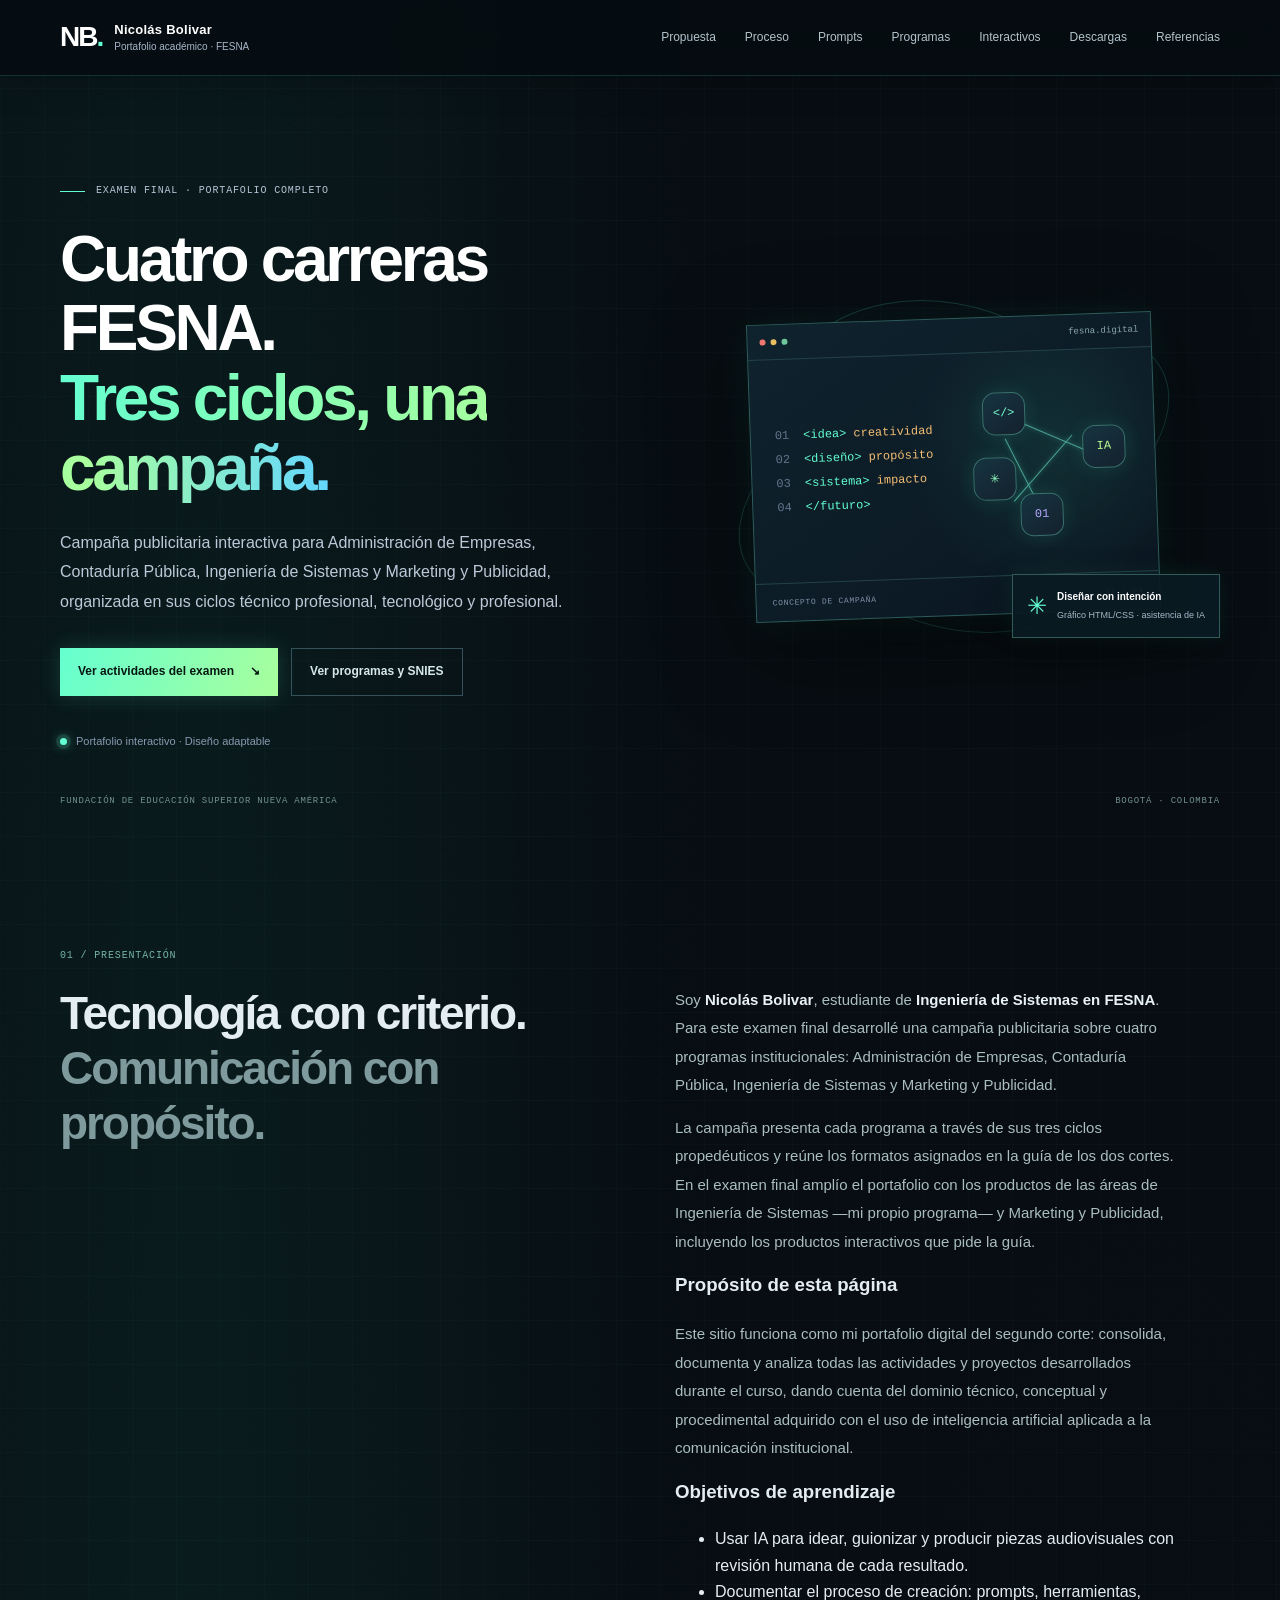
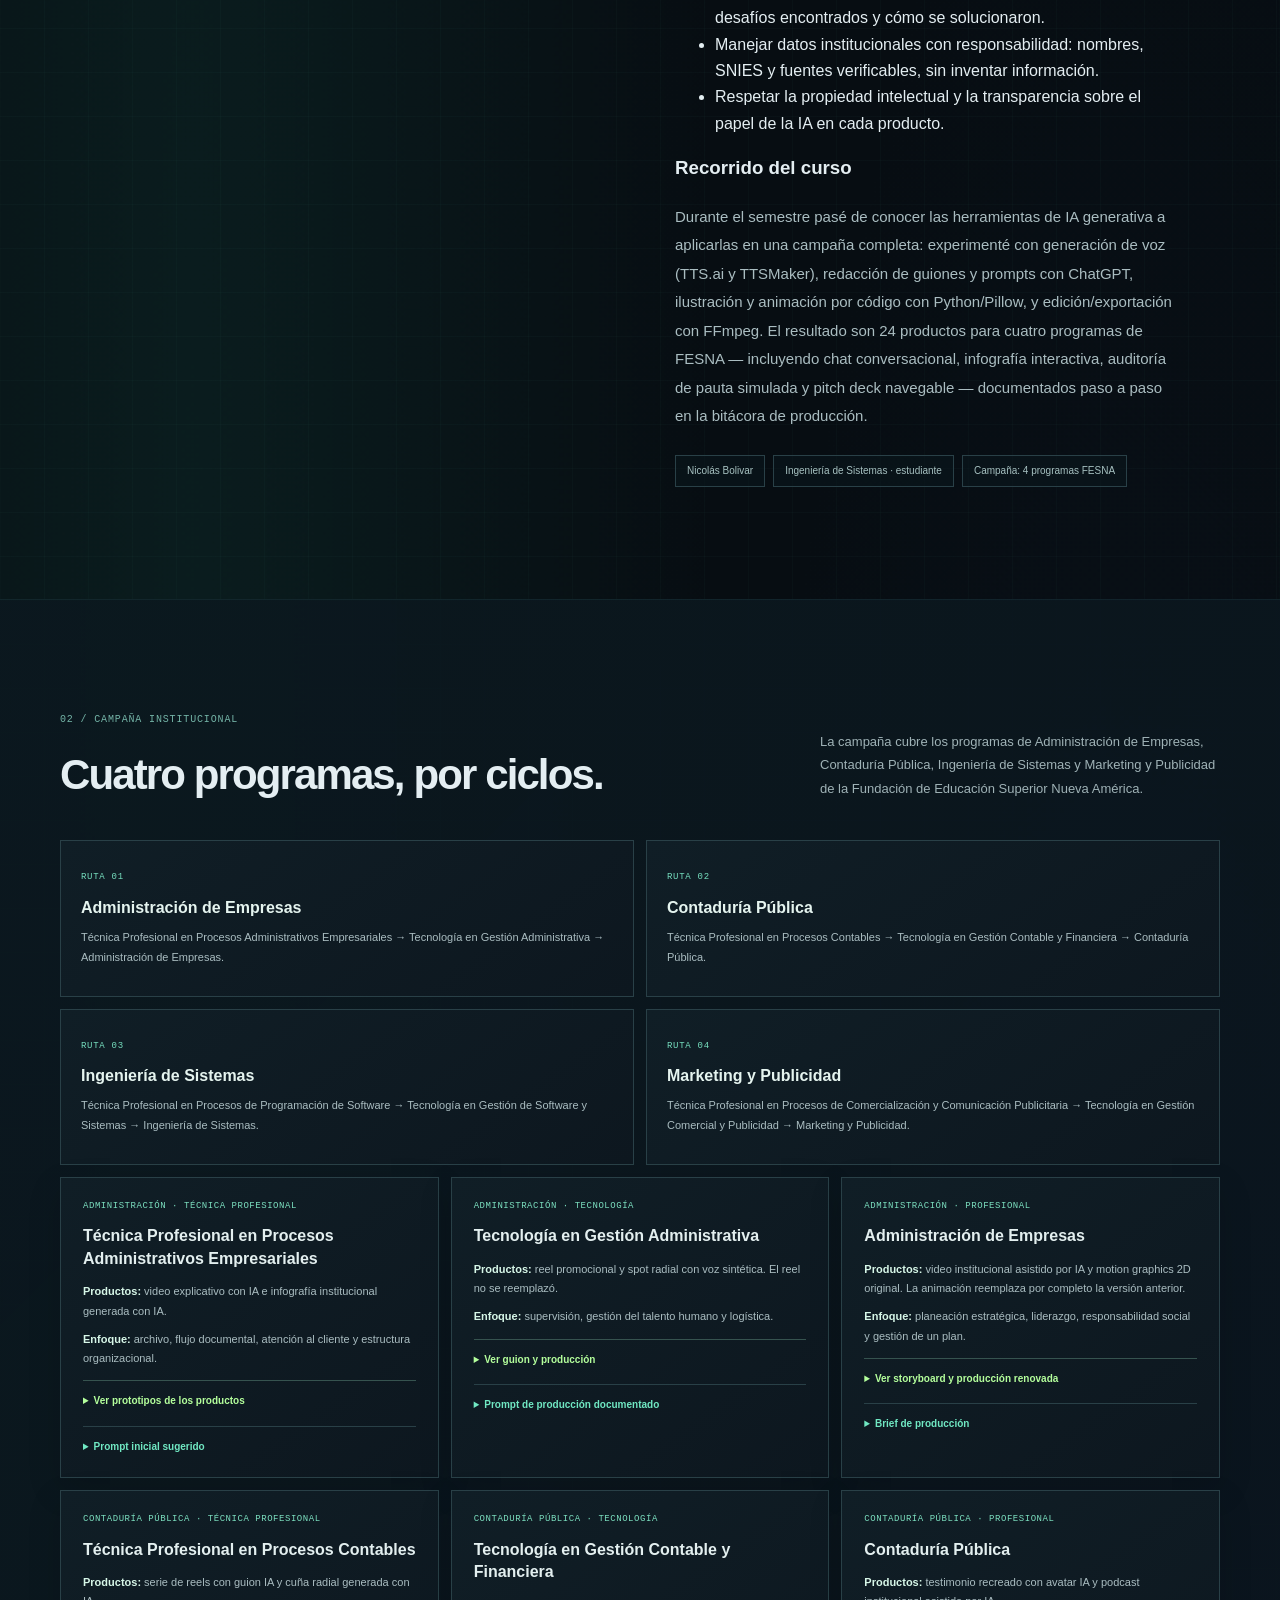
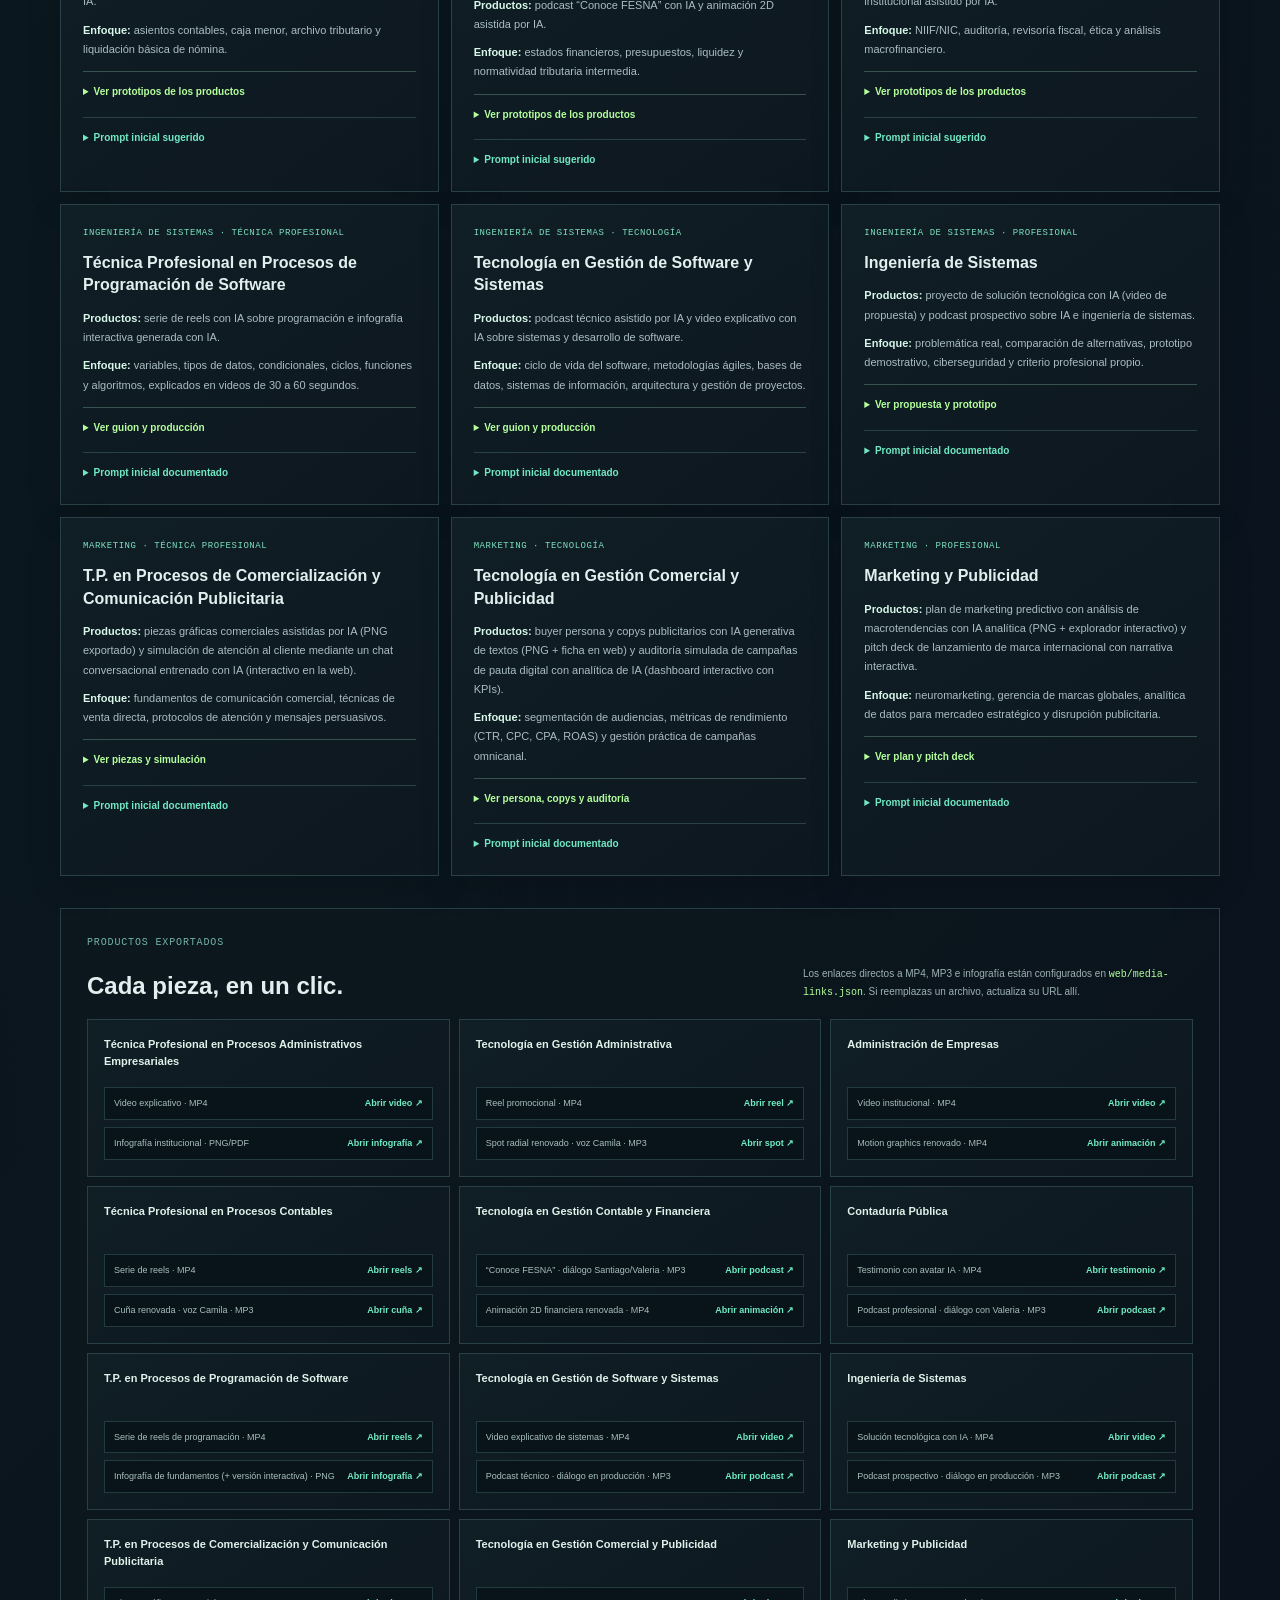
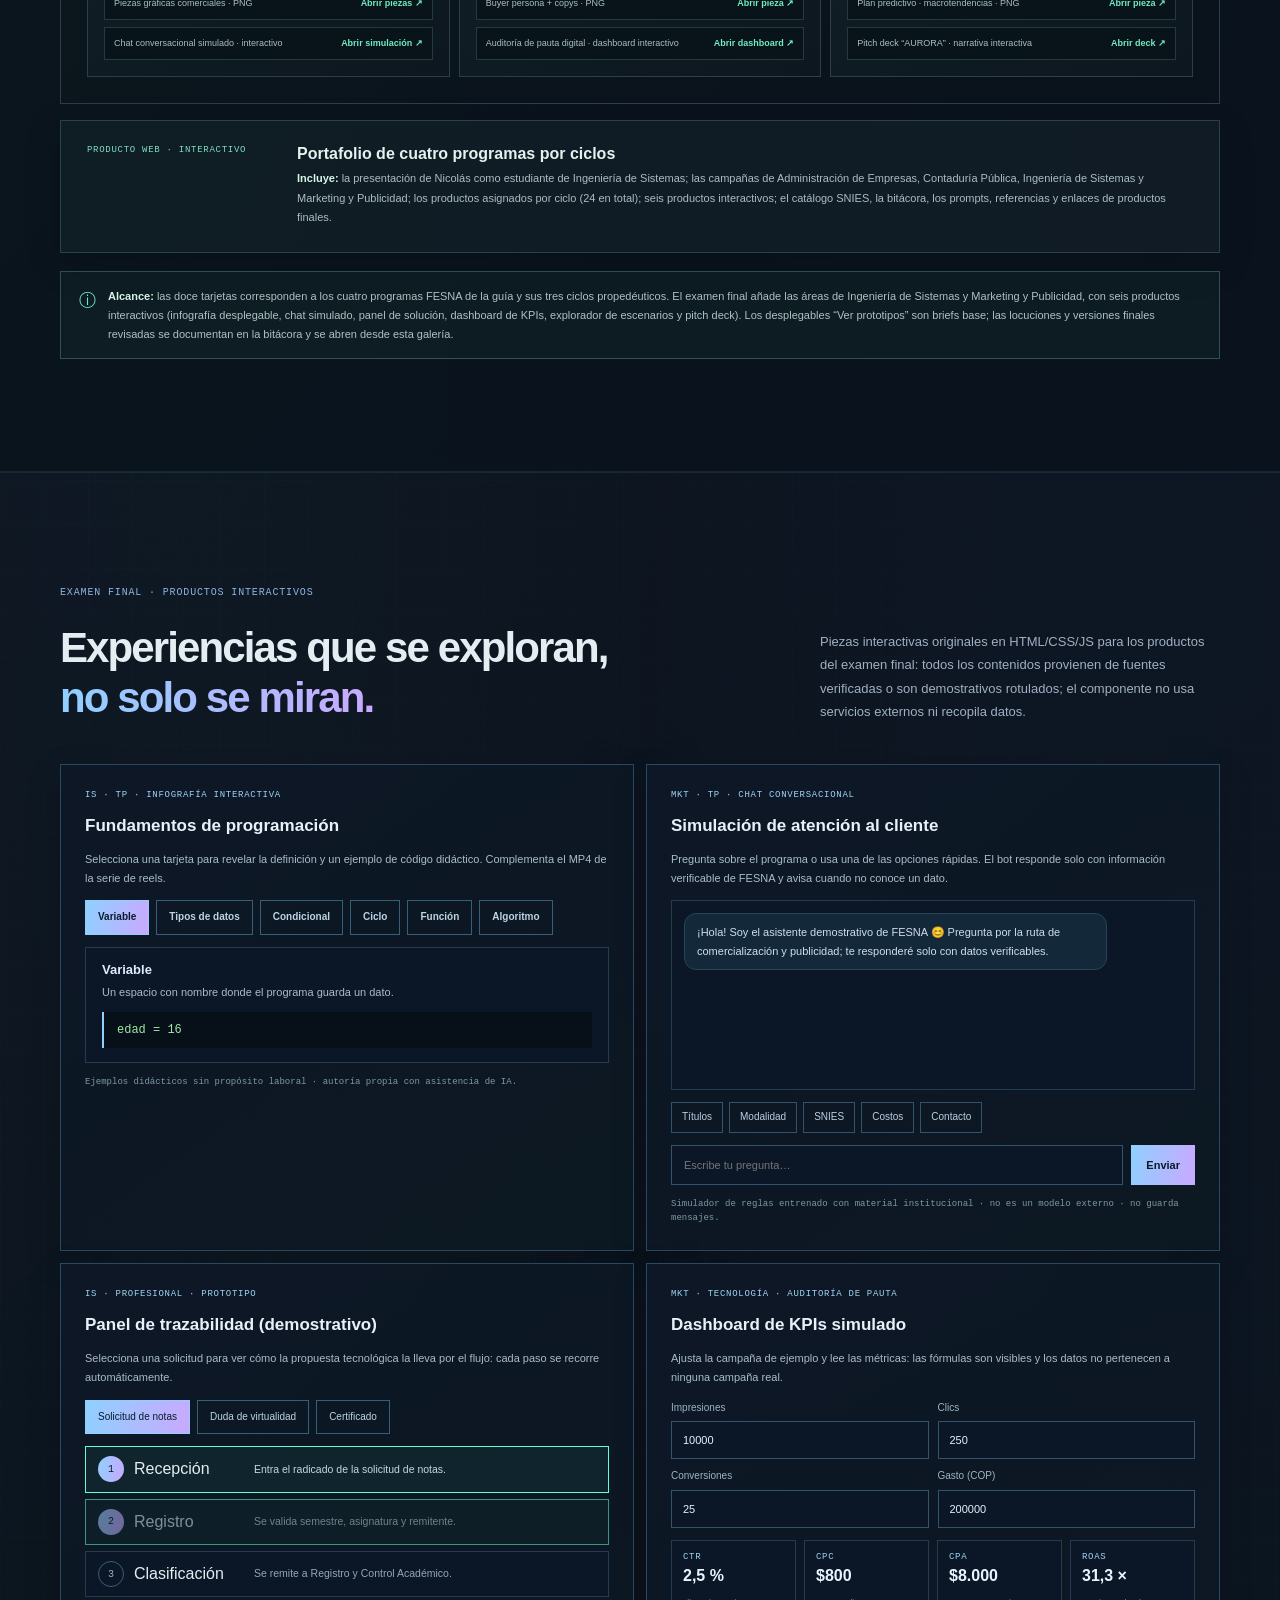
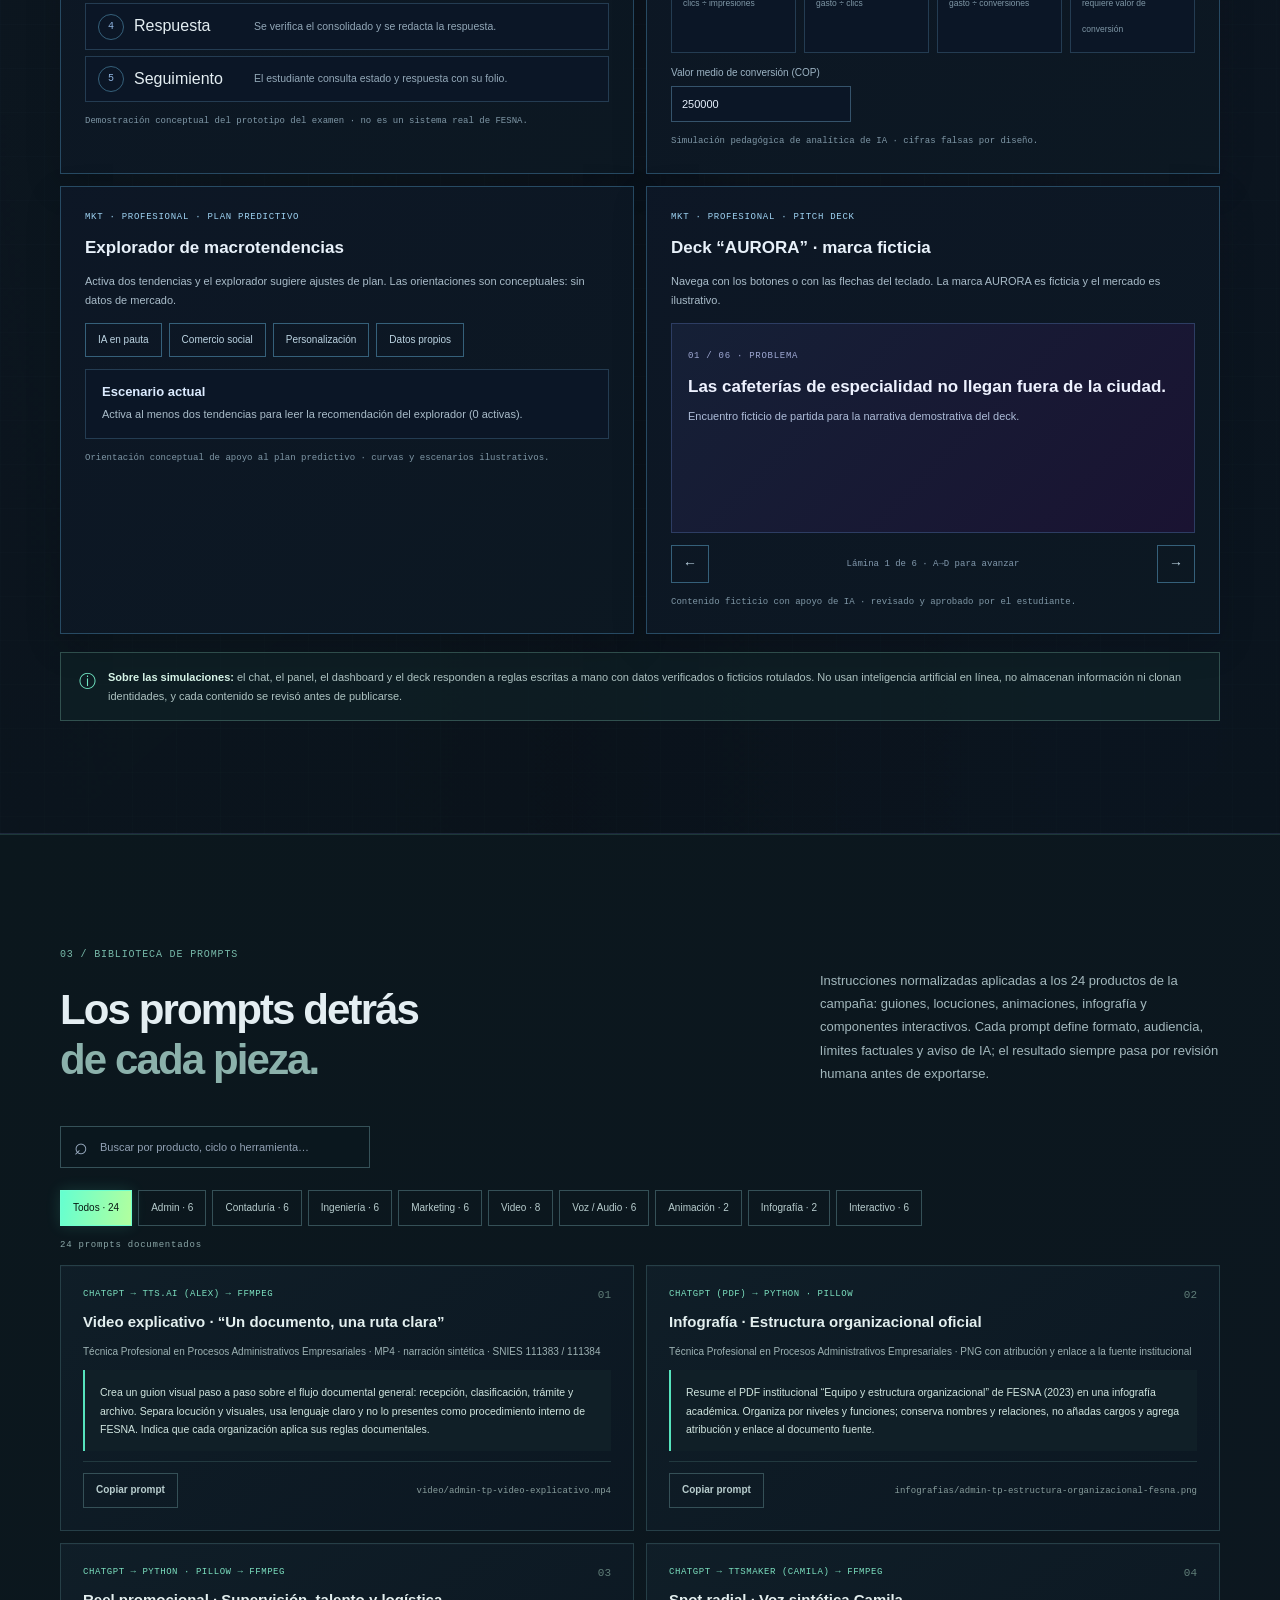
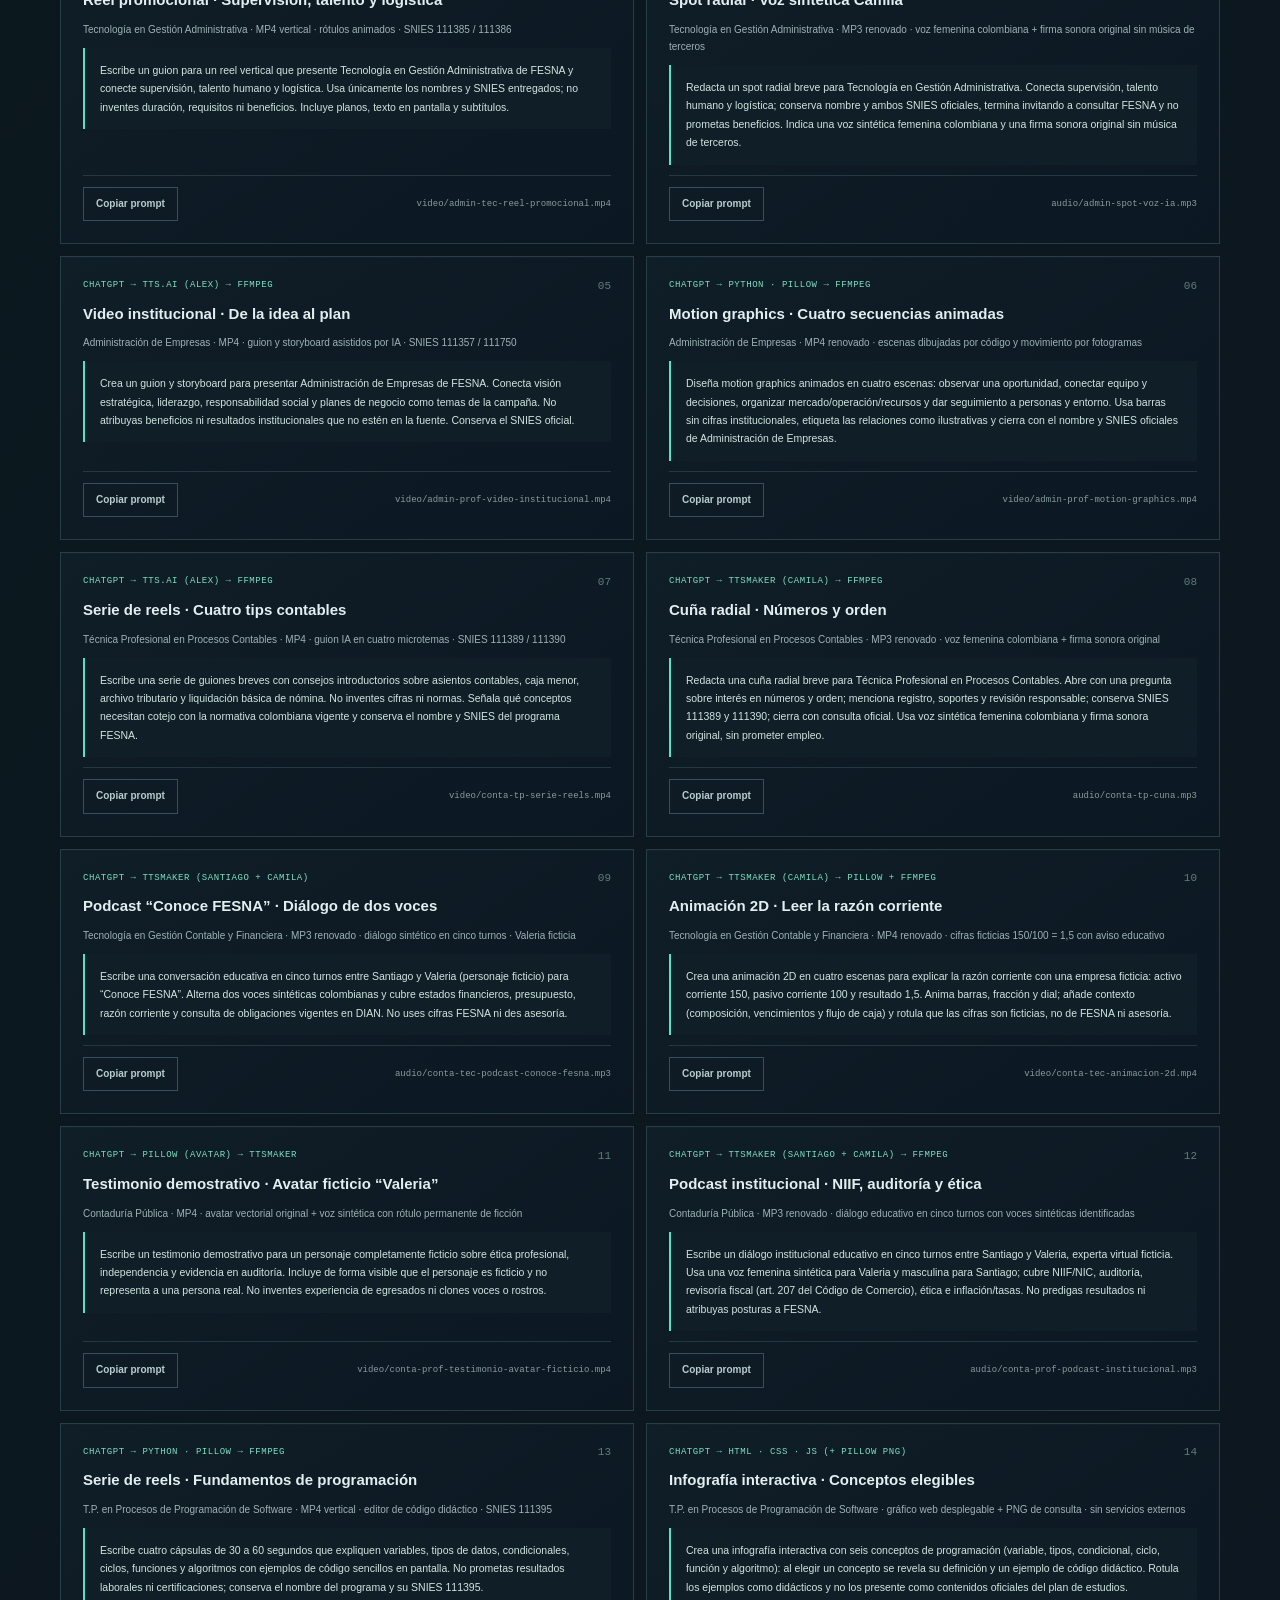
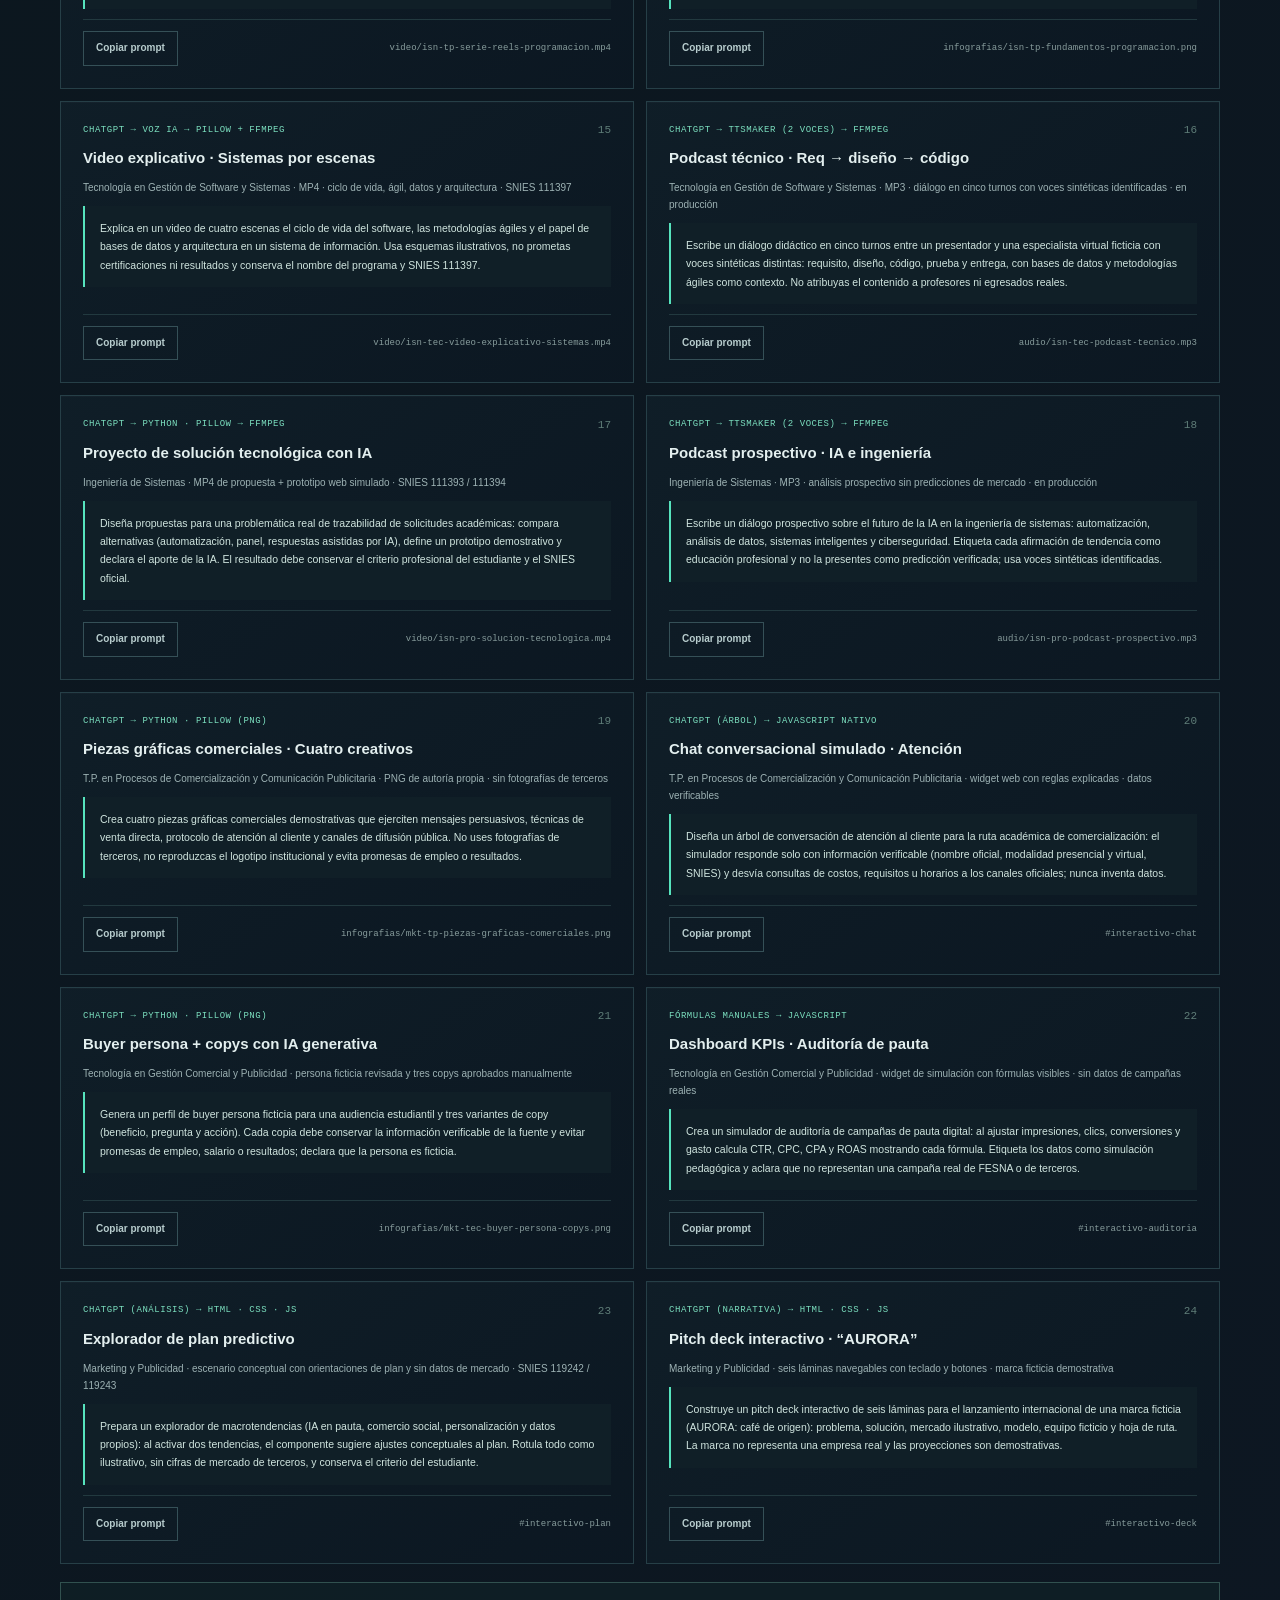
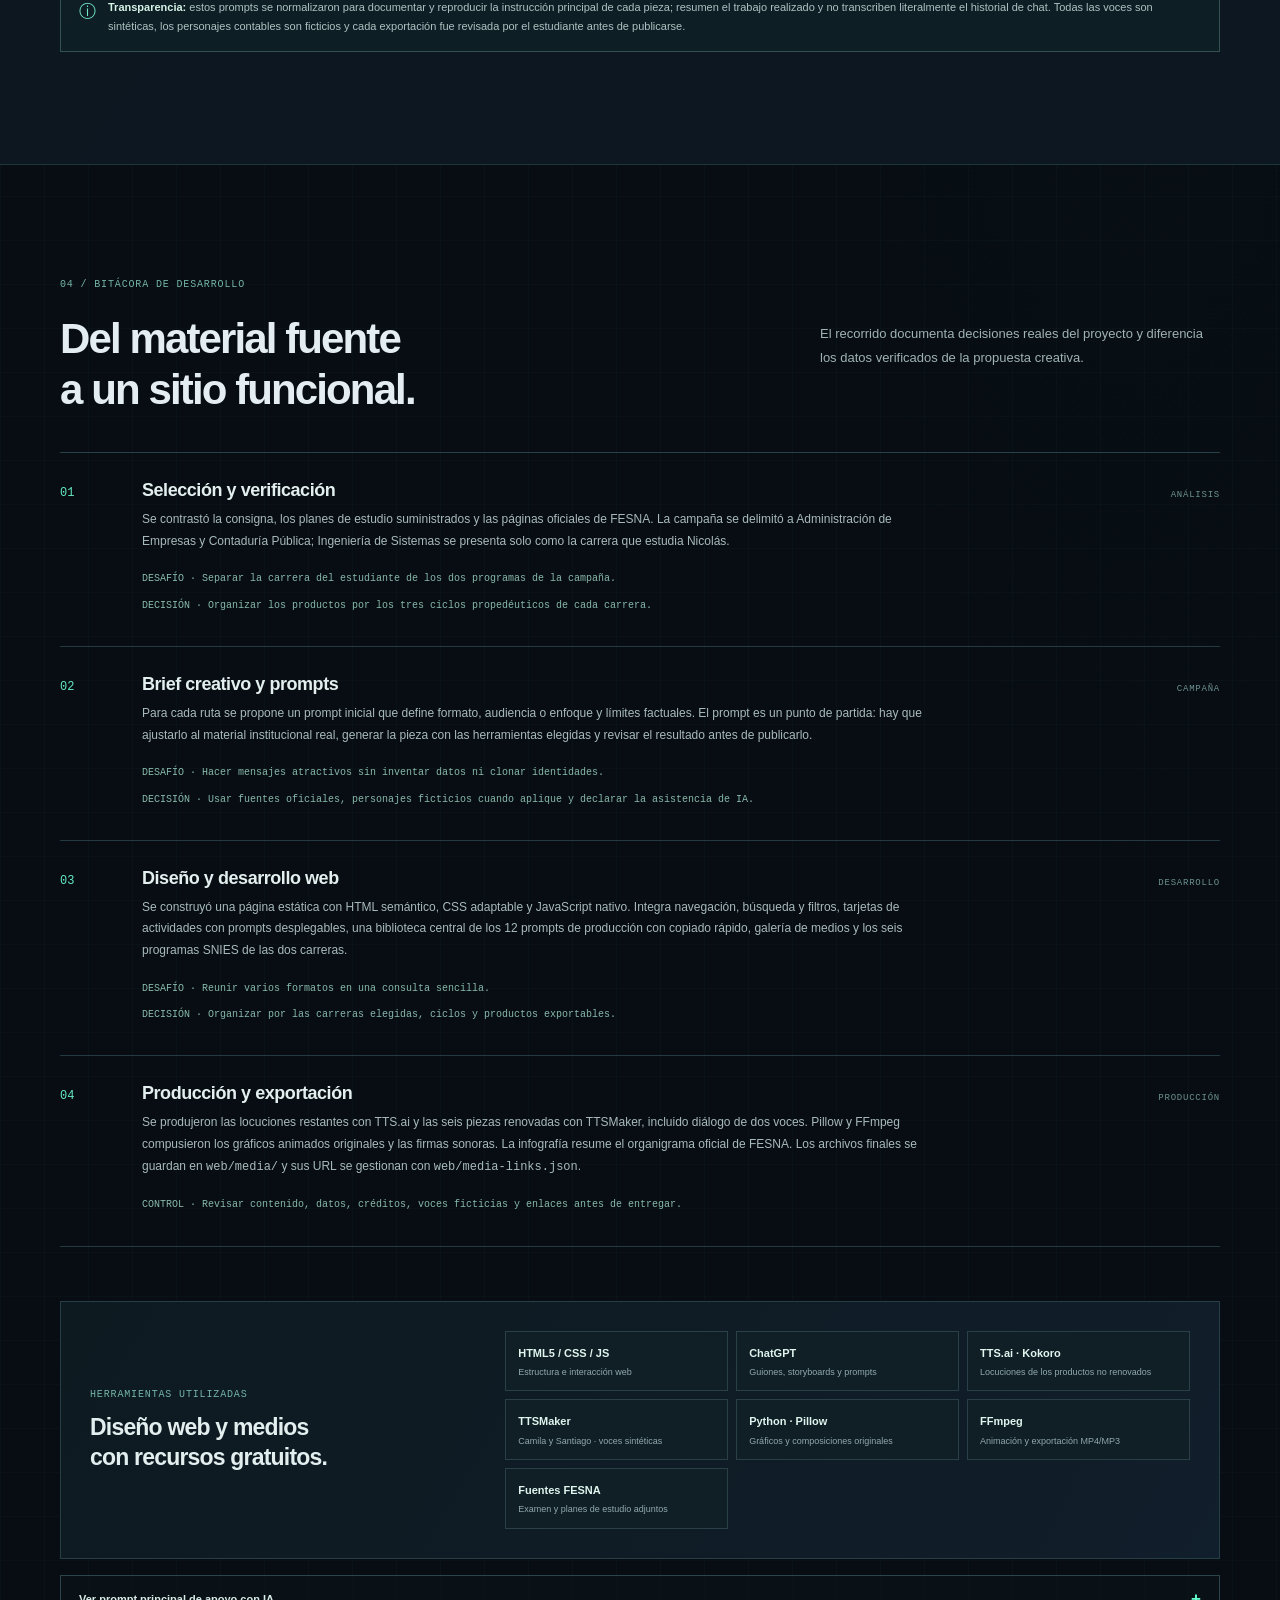
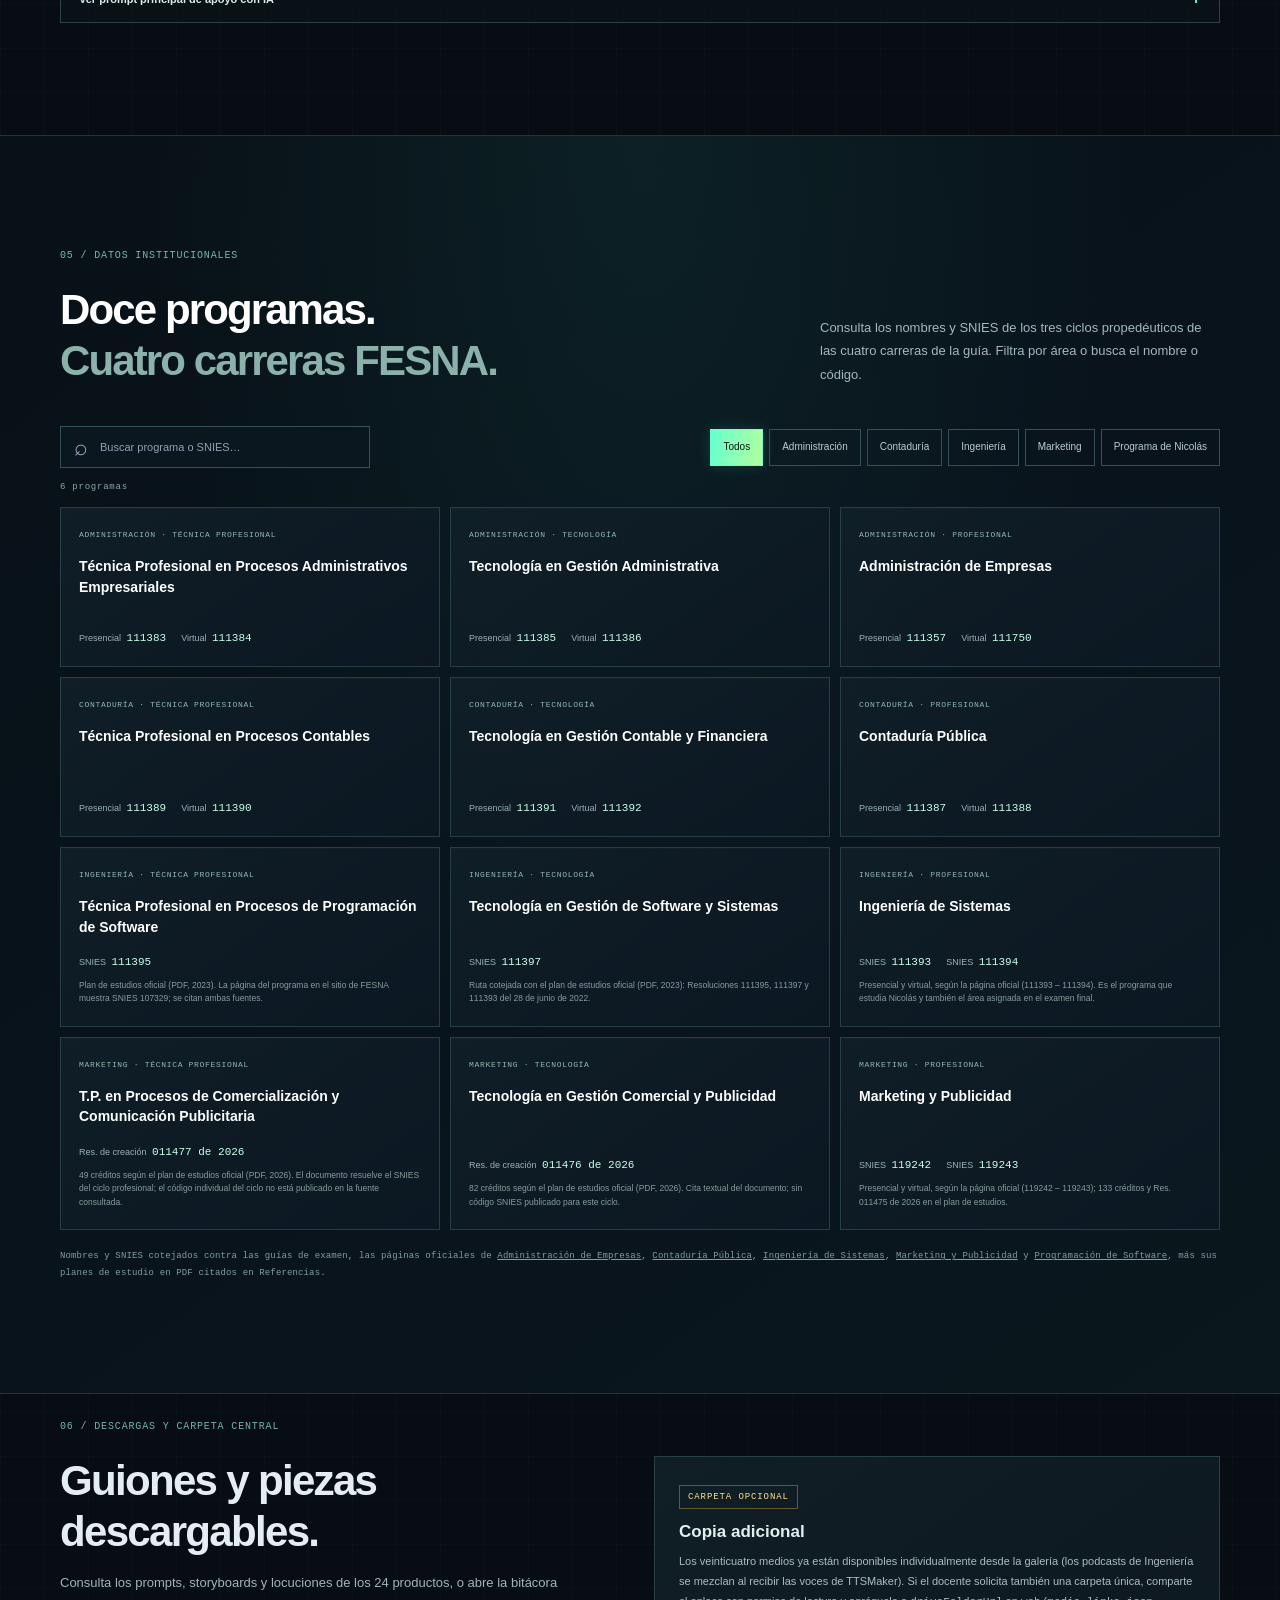
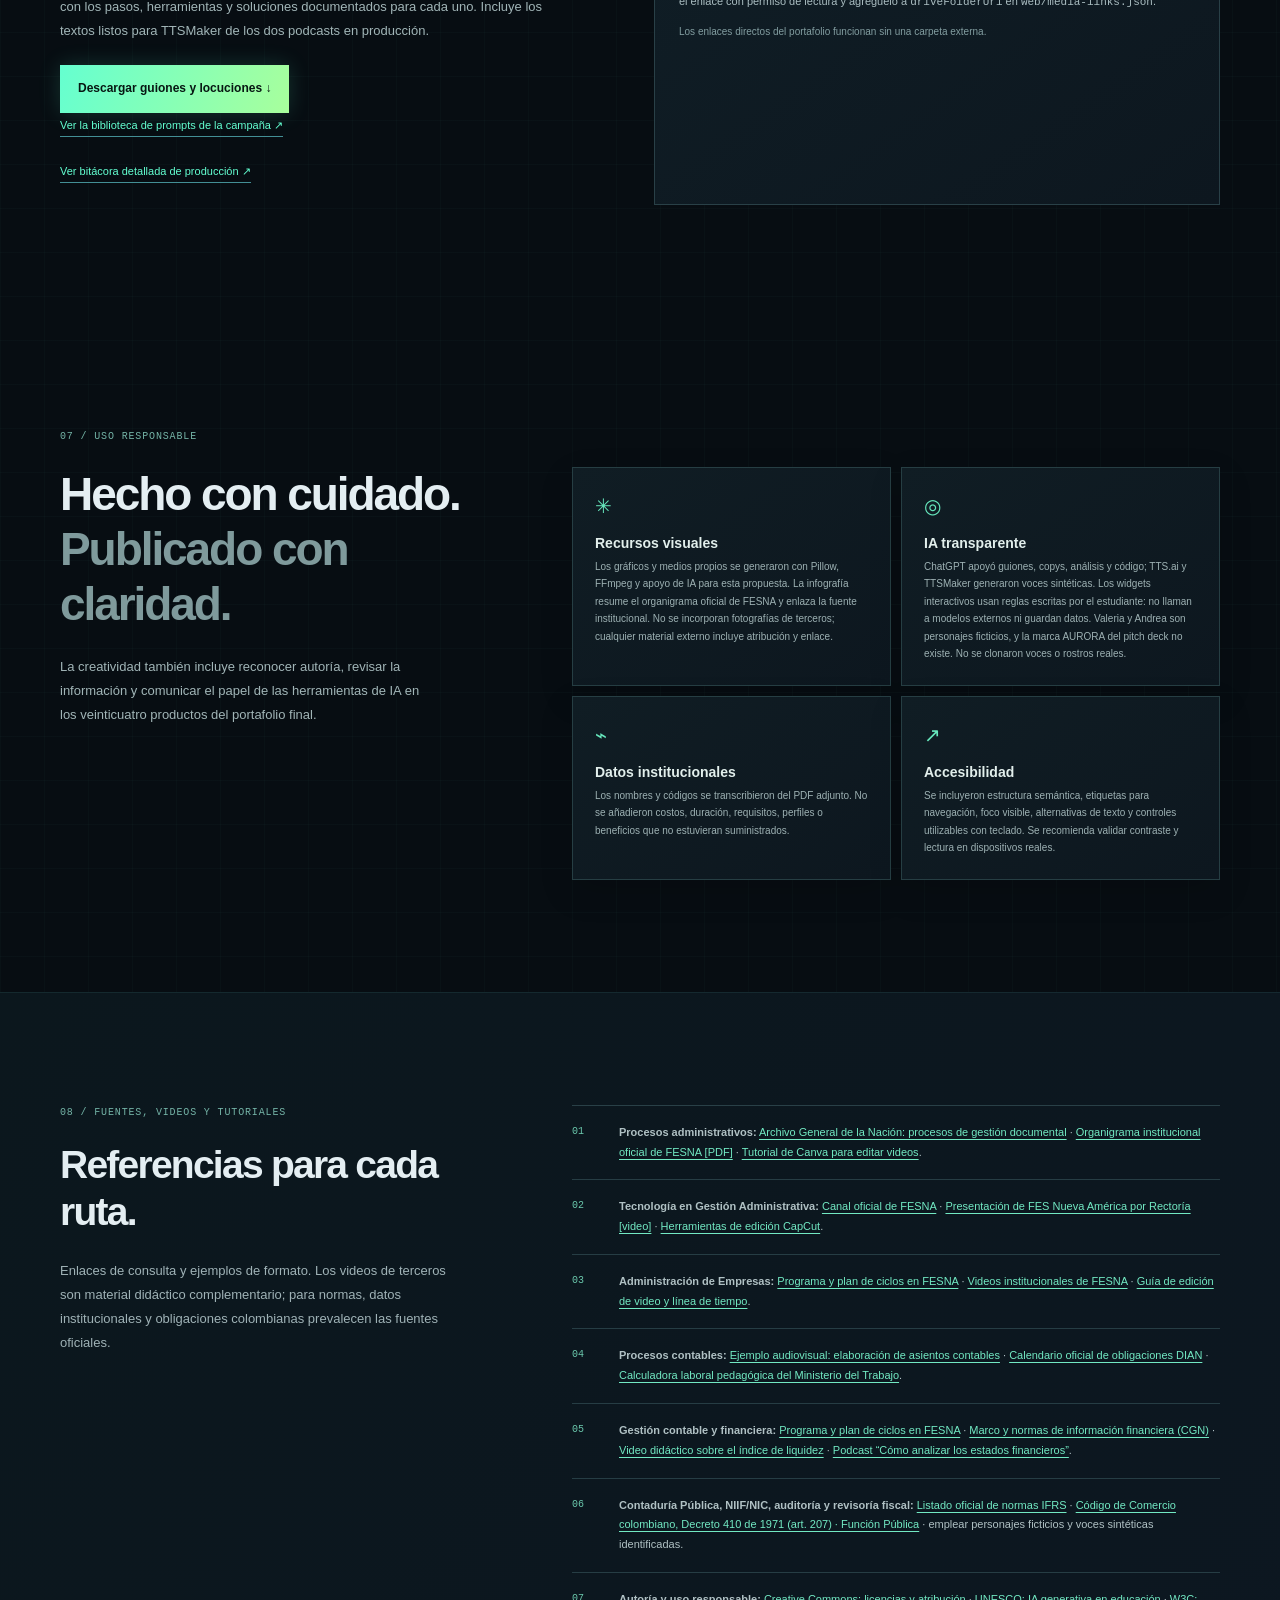
<file: index.html>
<!doctype html>
<!-- Main page for Nicolás Bolivar's FESNA academic portfolio. -->
<html lang="es">
<head>
  <meta charset="utf-8">
  <meta name="viewport" content="width=device-width, initial-scale=1">
  <meta name="theme-color" content="#101b31">
  <meta name="description" content="Portafolio final de Nicolás Bolivar: campaña de FESNA para Administración, Contaduría Pública, Ingeniería de Sistemas y Marketing y Publicidad por ciclos propedéuticos.">
  <title>Nicolás Bolivar — Portafolio FESNA · Examen final</title>
  <link rel="stylesheet" href="styles.css">
  <script src="app.js" defer></script>
</head>
<body>
  <a class="skip-link" href="#contenido">Saltar al contenido</a>
  <header class="site-header">
    <a class="brand" href="#inicio" aria-label="Nicolás Bolivar, inicio">
      <span class="brand-mark" aria-hidden="true">NB<span>.</span></span>
      <span class="brand-copy"><strong>Nicolás Bolivar</strong><small>Portafolio académico · FESNA</small></span>
    </a>
    <button class="menu-toggle" type="button" aria-expanded="false" aria-controls="main-nav">Menú <span aria-hidden="true">☰</span></button>
    <nav id="main-nav" class="main-nav" aria-label="Navegación principal">
      <a href="#propuesta">Propuesta</a>
      <a href="#proceso">Proceso</a>
      <a href="#prompts">Prompts</a>
      <a href="#programas">Programas</a>
      <a href="#interactivos">Interactivos</a>
      <a href="#descargas">Descargas</a>
      <a href="#referencias">Referencias</a>
    </nav>
  </header>

  <main id="contenido">
    <section class="hero section-wrap" id="inicio" aria-labelledby="hero-title">
      <div class="hero-copy">
        <p class="eyebrow"><span class="eyebrow-line"></span> EXAMEN FINAL · PORTAFOLIO COMPLETO</p>
        <h1 id="hero-title">Cuatro carreras FESNA.<br><span>Tres ciclos, una campaña.</span></h1>
        <p class="hero-lede">Campaña publicitaria interactiva para Administración de Empresas, Contaduría Pública, Ingeniería de Sistemas y Marketing y Publicidad, organizada en sus ciclos técnico profesional, tecnológico y profesional.</p>
        <div class="hero-actions">
          <a class="button button-primary" href="#propuesta">Ver actividades del examen <span aria-hidden="true">↘</span></a>
          <a class="button button-quiet" href="#programas">Ver programas y SNIES</a>
        </div>
        <div class="hero-meta"><span class="status-dot"></span> Portafolio interactivo · Diseño adaptable</div>
      </div>
      <div class="hero-art" role="img" aria-label="Ilustración vectorial original: una ventana digital con nodos conectados y código">
        <div class="art-orbit orbit-one"></div><div class="art-orbit orbit-two"></div>
        <div class="art-window">
          <div class="window-bar"><span></span><span></span><span></span><i>fesna.digital</i></div>
          <div class="window-content">
            <div class="code-lines" aria-hidden="true"><b>01</b><code>&lt;idea&gt;</code><em>creatividad</em><br><b>02</b><code>&lt;diseño&gt;</code><em>propósito</em><br><b>03</b><code>&lt;sistema&gt;</code><em>impacto</em><br><b>04</b><code>&lt;/futuro&gt;</code></div>
            <div class="node-map" aria-hidden="true"><span class="node node-a">&lt;/&gt;</span><span class="node node-b">IA</span><span class="node node-c">01</span><span class="node node-d">✳</span><i class="link link-a"></i><i class="link link-b"></i><i class="link link-c"></i></div>
          </div>
          <div class="window-foot"><span>CONCEPTO DE CAMPAÑA</span><span>01 / 04</span></div>
        </div>
        <div class="art-caption"><span class="caption-star">✳</span><span><strong>Diseñar con intención</strong><small>Gráfico HTML/CSS · asistencia de IA</small></span></div>
      </div>
      <div class="hero-bottom"><span>FUNDACIÓN DE EDUCACIÓN SUPERIOR NUEVA AMÉRICA</span><span>BOGOTÁ · COLOMBIA</span></div>
    </section>

    <section class="intro section-wrap section-pad" aria-labelledby="intro-title">
      <div class="section-kicker">01 / PRESENTACIÓN</div>
      <div class="intro-grid">
        <div><h2 id="intro-title">Tecnología con criterio.<br><span>Comunicación con propósito.</span></h2></div>
        <div class="intro-text">
          <p>Soy <strong>Nicolás Bolivar</strong>, estudiante de <strong>Ingeniería de Sistemas en FESNA</strong>. Para este examen final desarrollé una campaña publicitaria sobre cuatro programas institucionales: Administración de Empresas, Contaduría Pública, Ingeniería de Sistemas y Marketing y Publicidad.</p>
          <p>La campaña presenta cada programa a través de sus tres ciclos propedéuticos y reúne los formatos asignados en la guía de los dos cortes. En el examen final amplío el portafolio con los productos de las áreas de Ingeniería de Sistemas —mi propio programa— y Marketing y Publicidad, incluyendo los productos interactivos que pide la guía.</p>
          <h3>Propósito de esta página</h3>
          <p>Este sitio funciona como mi portafolio digital del segundo corte: consolida, documenta y analiza todas las actividades y proyectos desarrollados durante el curso, dando cuenta del dominio técnico, conceptual y procedimental adquirido con el uso de inteligencia artificial aplicada a la comunicación institucional.</p>
          <h3>Objetivos de aprendizaje</h3>
          <ul>
            <li>Usar IA para idear, guionizar y producir piezas audiovisuales con revisión humana de cada resultado.</li>
            <li>Documentar el proceso de creación: prompts, herramientas, desafíos encontrados y cómo se solucionaron.</li>
            <li>Manejar datos institucionales con responsabilidad: nombres, SNIES y fuentes verificables, sin inventar información.</li>
            <li>Respetar la propiedad intelectual y la transparencia sobre el papel de la IA en cada producto.</li>
          </ul>
          <h3>Recorrido del curso</h3>
          <p>Durante el semestre pasé de conocer las herramientas de IA generativa a aplicarlas en una campaña completa: experimenté con generación de voz (TTS.ai y TTSMaker), redacción de guiones y prompts con ChatGPT, ilustración y animación por código con Python/Pillow, y edición/exportación con FFmpeg. El resultado son 24 productos para cuatro programas de FESNA — incluyendo chat conversacional, infografía interactiva, auditoría de pauta simulada y pitch deck navegable — documentados paso a paso en la bitácora de producción.</p>
          <div class="profile-tags"><span>Nicolás Bolivar</span><span>Ingeniería de Sistemas · estudiante</span><span>Campaña: 4 programas FESNA</span></div>
        </div>
      </div>
    </section>

    <section class="campaign-section section-pad" id="propuesta" aria-labelledby="campaign-title">
      <div class="section-wrap">
        <div class="section-heading">
          <div><div class="section-kicker">02 / CAMPAÑA INSTITUCIONAL</div><h2 id="campaign-title">Cuatro programas, por ciclos.</h2></div>
          <p>La campaña cubre los programas de Administración de Empresas, Contaduría Pública, Ingeniería de Sistemas y Marketing y Publicidad de la Fundación de Educación Superior Nueva América.</p>
        </div>
        <div class="cycle-overview" aria-label="Organización de las carreras por ciclos propedéuticos">
          <article><span>RUTA 01</span><h3>Administración de Empresas</h3><p>Técnica Profesional en Procesos Administrativos Empresariales → Tecnología en Gestión Administrativa → Administración de Empresas.</p></article>
          <article><span>RUTA 02</span><h3>Contaduría Pública</h3><p>Técnica Profesional en Procesos Contables → Tecnología en Gestión Contable y Financiera → Contaduría Pública.</p></article>
          <article><span>RUTA 03</span><h3>Ingeniería de Sistemas</h3><p>Técnica Profesional en Procesos de Programación de Software → Tecnología en Gestión de Software y Sistemas → Ingeniería de Sistemas.</p></article>
          <article><span>RUTA 04</span><h3>Marketing y Publicidad</h3><p>Técnica Profesional en Procesos de Comercialización y Comunicación Publicitaria → Tecnología en Gestión Comercial y Publicidad → Marketing y Publicidad.</p></article>
        </div>
        <div class="assignment-grid">
          <article class="assignment-card"><span class="assignment-level">ADMINISTRACIÓN · TÉCNICA PROFESIONAL</span><h3>Técnica Profesional en Procesos Administrativos Empresariales</h3><p><strong>Productos:</strong> video explicativo con IA e infografía institucional generada con IA.</p><p><strong>Enfoque:</strong> archivo, flujo documental, atención al cliente y estructura organizacional.</p><details class="sample-details"><summary>Ver prototipos de los productos</summary><div class="sample-content"><h4>Video · “Un documento, una ruta clara”</h4><p><b>Escena 1:</b> llega una solicitud; se recibe y registra. <b>Escena 2:</b> se clasifica y remite al área responsable. <b>Escena 3:</b> se revisa, responde y deja constancia. <b>Escena 4:</b> se archiva para facilitar su consulta según las reglas de la organización. <b>Cierre:</b> “Un flujo definido ayuda a dar seguimiento a cada solicitud”. Visuales: bandeja de entrada, flechas de proceso y archivo.</p><h4>Infografía · Estructura organizacional oficial de FESNA</h4><p>Resumen jerárquico elaborado a partir del organigrama institucional publicado en 2023: Asamblea General → Consejo Superior → Rectoría; ramas Académica y Administrativa y Financiera, más las unidades que reportan a Rectoría. El esquema completo y la atribución están enlazados en Referencias.</p><p><b>Herramientas posibles:</b> ChatGPT para resumir el PDF institucional; Canva o editor equivalente para diagramar. Revisar nombres y relaciones contra la fuente antes de exportar.</p></div></details><details><summary>Prompt inicial sugerido</summary><blockquote>Resume el PDF oficial del organigrama FESNA enlazado como fuente y conviértelo en una infografía legible para estudiantes. Mantén las dependencias y nombres que aparecen en el documento, conserva la jerarquía sin añadir cargos, y agrega la atribución y el enlace a la fuente institucional.</blockquote></details></article>
          <article class="assignment-card"><span class="assignment-level">ADMINISTRACIÓN · TECNOLOGÍA</span><h3>Tecnología en Gestión Administrativa</h3><p><strong>Productos:</strong> reel promocional y spot radial con voz sintética. El reel no se reemplazó.</p><p><strong>Enfoque:</strong> supervisión, gestión del talento humano y logística.</p><details class="sample-details"><summary>Ver guion y producción</summary><div class="sample-content"><h4>Reel vertical · propuesta de cuatro escenas</h4><p><b>0–4 s:</b> “¿Cómo se conectan las tareas para que una organización avance?” <b>4–11 s:</b> rótulos de supervisión, talento humano y logística. <b>11–16 s:</b> nombre del programa. <b>16–20 s:</b> SNIES 111385 presencial · 111386 virtual.</p><h4>Spot radial renovado · voz Camila (sintética)</h4><p>“¿Te interesa cómo se organiza una empresa? Supervisión, talento humano y logística son tres piezas clave de la gestión. Conoce Tecnología en Gestión Administrativa de la Fundación de Educación Superior Nueva América. Presencial: SNIES 111385. Virtual: SNIES 111386. Infórmate en los canales oficiales de FESNA.” Incluye una firma sonora original de tonos sintetizados, sin música de terceros.</p><p><b>Herramientas usadas en el spot:</b> ChatGPT (redacción), TTSMaker (voz femenina colombiana Camila) y FFmpeg (mezcla de voz y firma sonora original). No se usaron imágenes ni voces de terceros.</p></div></details><details><summary>Prompt de producción documentado</summary><blockquote>Escribe un spot radial breve para Tecnología en Gestión Administrativa. Menciona supervisión, talento humano y logística; conserva nombre y SNIES oficiales; evita prometer beneficios y termina con una invitación a consultar FESNA.</blockquote></details></article>
          <article class="assignment-card"><span class="assignment-level">ADMINISTRACIÓN · PROFESIONAL</span><h3>Administración de Empresas</h3><p><strong>Productos:</strong> video institucional asistido por IA y motion graphics 2D original. La animación reemplaza por completo la versión anterior.</p><p><strong>Enfoque:</strong> planeación estratégica, liderazgo, responsabilidad social y gestión de un plan.</p><details class="sample-details"><summary>Ver storyboard y producción renovada</summary><div class="sample-content"><h4>Motion graphics · cuatro secuencias animadas</h4><p><b>01 Oportunidad:</b> un marcador recorre observar, preguntar, decidir y actuar. <b>02 Liderazgo:</b> conecta equipo, clientes, operación y entorno alrededor de una visión compartida. <b>03 Plan:</b> crecen barras ilustrativas para mercado, operación y recursos, sin cifras institucionales. <b>04 Seguimiento:</b> integra personas, entorno y avances. Cierre: Administración de Empresas · presencial SNIES 111357 · virtual SNIES 111750.</p><p>El video fue creado con escenas dibujadas en Python/Pillow y movimiento real de elementos por fotogramas; FFmpeg compuso y exportó el MP4. No usa plantillas ni gráficos estadísticos de terceros.</p></div></details><details><summary>Brief de producción</summary><blockquote>Anima una secuencia gráfica sobre gestión empresarial: reconocer oportunidad, alinear a un equipo, organizar un plan de negocio y dar seguimiento responsable. Usa solo relaciones ilustrativas; no inventes datos institucionales y conserva nombre y SNIES oficiales.</blockquote></details></article>
          <article class="assignment-card"><span class="assignment-level">CONTADURÍA PÚBLICA · TÉCNICA PROFESIONAL</span><h3>Técnica Profesional en Procesos Contables</h3><p><strong>Productos:</strong> serie de reels con guion IA y cuña radial generada con IA.</p><p><strong>Enfoque:</strong> asientos contables, caja menor, archivo tributario y liquidación básica de nómina.</p><details class="sample-details"><summary>Ver prototipos de los productos</summary><div class="sample-content"><h4>Serie de reels · cuatro temas sugeridos</h4><p><b>1. Asiento:</b> “Identifica la operación, revisa el soporte y determina las cuentas antes de registrar. Débito y crédito deben mantener la igualdad; confirma el tratamiento aplicable”. <b>2. Caja menor:</b> “Registra cada gasto, conserva el comprobante y compara el saldo con el efectivo disponible”. <b>3. Archivo tributario:</b> “Organiza los soportes por periodo y tipo; protege los datos y verifica los plazos vigentes”. <b>4. Nómina básica:</b> “Reúne novedades, revisa conceptos aplicables y verifica cálculos con la norma vigente antes de liquidar”. La guía no especifica número de reels ni duración.</p><h4>Cuña radial · borrador de locución</h4><p>“¿Estás aprendiendo contabilidad? Un soporte claro, un registro ordenado y una revisión cuidadosa hacen la diferencia. Explora los conceptos de procesos contables y verifica siempre las reglas vigentes para cada caso. FESNA: Técnica Profesional en Procesos Contables. Presencial, SNIES 111389; Virtual, SNIES 111390”. Ajustar la extensión y validar el contenido contable.</p><p><b>Herramientas posibles:</b> ChatGPT para borradores, editor de audio y voz sintética autorizada. Validar conceptos con fuentes académicas y normativa actual.</p></div></details><details><summary>Prompt inicial sugerido</summary><blockquote>Escribe guiones breves para una serie de reels educativos sobre asientos contables, caja menor, archivo tributario y nómina básica, más una cuña radial promocional de Técnica Profesional en Procesos Contables. No inventes cantidad, duración, cifras ni normas; indica qué debe validarse con fuentes colombianas vigentes.</blockquote></details></article>
          <article class="assignment-card"><span class="assignment-level">CONTADURÍA PÚBLICA · TECNOLOGÍA</span><h3>Tecnología en Gestión Contable y Financiera</h3><p><strong>Productos:</strong> podcast “Conoce FESNA” con IA y animación 2D asistida por IA.</p><p><strong>Enfoque:</strong> estados financieros, presupuestos, liquidez y normatividad tributaria intermedia.</p><details class="sample-details"><summary>Ver prototipos de los productos</summary><div class="sample-content"><h4>Podcast “Conoce FESNA” · escaleta propuesta</h4><p><b>Entrada:</b> presentar el tema “leer la liquidez”. <b>Concepto:</b> explicar que los indicadores financieros requieren contexto. <b>Ejemplo didáctico:</b> razón corriente = activo corriente ÷ pasivo corriente; definir cada término sin diagnosticar una empresa real. <b>Cierre:</b> un indicador aislado no basta; consultar fuentes contables y tributarias vigentes. Duración pendiente de la pauta del curso.</p><h4>Animación 2D · storyboard propuesto</h4><p>1) Aparecen los bloques “Activo corriente” y “Pasivo corriente”. 2) Se presenta la fórmula “Razón corriente = activo corriente / pasivo corriente”. 3) Se resaltan sus componentes y aparece “Interpreta con contexto”. 4) Cierre: “Ejemplo educativo; no representa cifras de FESNA”. La guía no fija duración.</p><p><b>Herramientas posibles:</b> ChatGPT para escaleta, programa de animación 2D y editor de audio. Verificar la fórmula y el tratamiento normativo con bibliografía de curso.</p></div></details><details><summary>Prompt inicial sugerido</summary><blockquote>Prepara una escaleta para “Conoce FESNA” y un storyboard de animación 2D sobre estados financieros, presupuestos o liquidez. Usa ejemplos ficticios, indica los datos que requieren fuente y no fijes duración ni presentes cálculos como información institucional.</blockquote></details></article>
          <article class="assignment-card"><span class="assignment-level">CONTADURÍA PÚBLICA · PROFESIONAL</span><h3>Contaduría Pública</h3><p><strong>Productos:</strong> testimonio recreado con avatar IA y podcast institucional asistido por IA.</p><p><strong>Enfoque:</strong> NIIF/NIC, auditoría, revisoría fiscal, ética y análisis macrofinanciero.</p><details class="sample-details"><summary>Ver prototipos de los productos</summary><div class="sample-content"><h4>Testimonio demostrativo · personaje ficticio</h4><p><b>Rótulo permanente:</b> “Avatar y testimonio ficticios, creados con IA; no representan a un egresado o experto real”. <b>Guion:</b> “En este ejemplo académico, Valeria —personaje ficticio— explica que el juicio profesional requiere estudiar la norma aplicable, documentar evidencia y actuar con ética. En una auditoría, las conclusiones deben basarse en procedimientos y evidencia suficiente; cada caso exige revisar los estándares vigentes”. No presentarlo como experiencia laboral real.</p><h4>Podcast institucional · escaleta de 4 minutos</h4><p><b>0:00–0:30:</b> bienvenida y declaración de contenido educativo. <b>0:30–1:30:</b> pregunta guía sobre ética en auditoría. <b>1:30–2:40:</b> diálogo entre presentador y especialista ficticio sobre evidencia, independencia y documentación. <b>2:40–3:30:</b> mención general de NIIF/NIC, sin interpretación de una norma concreta no verificada. <b>3:30–4:00:</b> conclusión y referencias a consultar. Identificar las voces sintéticas en créditos.</p><p><b>Herramientas posibles:</b> IA de texto para borrador; avatar y voz sintética con licencias y avisos claros; editor de audio. No clonar personas ni atribuir declaraciones a FESNA.</p></div></details><details><summary>Prompt inicial sugerido</summary><blockquote>Crea un guion demostrativo con una persona totalmente ficticia para explicar la importancia de ética y evidencia en auditoría, y una escaleta de podcast institucional. Etiqueta el avatar como ficticio, no inventes citas ni experiencia real, no clones voces o rostros y marca las normas que deben comprobarse.</blockquote></details></article>
          <article class="assignment-card"><span class="assignment-level">INGENIERÍA DE SISTEMAS · TÉCNICA PROFESIONAL</span><h3>Técnica Profesional en Procesos de Programación de Software</h3><p><strong>Productos:</strong> serie de reels con IA sobre programación e infografía interactiva generada con IA.</p><p><strong>Enfoque:</strong> variables, tipos de datos, condicionales, ciclos, funciones y algoritmos, explicados en videos de 30 a 60 segundos.</p><details class="sample-details"><summary>Ver guion y producción</summary><div class="sample-content"><h4>Reels · cuatro cápsulas de fundamentos</h4><p><b>Reel 1, Variables:</b> “Una variable guarda un valor; los tipos comunes son número, texto y valor lógico.” <b>Reel 2, Condicionales:</b> “El programa decide caminos: si la condición se cumple ejecuta un bloque; si no, otro.” <b>Reel 3, Ciclos y funciones:</b> “Los ciclos repiten tareas y las funciones empaquetan pasos reutilizables.” <b>Reel 4, Algoritmos:</b> “Un algoritmo organiza los pasos antes de escribir código. SNIES 111395.” Visuales: editor de código con ejemplo didáctico de Python.</p><h4>Infografía interactiva · Fundamentos de programación</h4><p>Seis bloques desplegables (variable, tipos de datos, condicional, ciclo, función y algoritmo) implementados con HTML/CSS/JS original; hay una versión PNG de consulta. Autoría propia con asistencia de IA y sin imágenes de terceros.</p><p><b>Herramientas:</b> ChatGPT (guion y estructura), Python/Pillow (gráficos), FFmpeg (exportación del MP4), HTML/CSS/JS (interactividad).</p></div></details><details><summary>Prompt inicial documentado</summary><blockquote>Serie de cápsulas de 30 a 60 segundos que explique variables, tipos de datos, condicionales, ciclos, funciones y algoritmos con ejemplos de código sencillos. No prometas resultados laborales y conserva el nombre y SNIES del programa: T.P. en Procesos de Programación de Software, SNIES 111395.</blockquote></details></article>
          <article class="assignment-card"><span class="assignment-level">INGENIERÍA DE SISTEMAS · TECNOLOGÍA</span><h3>Tecnología en Gestión de Software y Sistemas</h3><p><strong>Productos:</strong> podcast técnico asistido por IA y video explicativo con IA sobre sistemas y desarrollo de software.</p><p><strong>Enfoque:</strong> ciclo de vida del software, metodologías ágiles, bases de datos, sistemas de información, arquitectura y gestión de proyectos.</p><details class="sample-details"><summary>Ver guion y producción</summary><div class="sample-content"><h4>Video explicativo · Cuatro escenas</h4><p><b>Escena 1:</b> el ciclo de vida del software (planea, diseña, construye, prueba, mantiene). <b>Escena 2:</b> metodologías ágiles y entrega iterativa. <b>Escena 3:</b> bases de datos: entidades, llaves y relaciones de un esquema de ejemplo. <b>Escena 4:</b> arquitectura y gestión del alcance con evidencia.</p><h4>Podcast técnico · escaleta en cinco turnos</h4><p>Diálogo de dos voces sintéticas (guion completo y textos de TTSMaker en <a href="entregables/guiones-prototipo.md">guiones-prototipo.md</a>): requisito → diseño → código → prueba → entrega, con preguntas de un presentador y respuestas de un especialista virtual ficticio.</p><p><b>Herramientas:</b> ChatGPT (estructura), TTSMaker (voces sintéticas), Python/Pillow y FFmpeg (visualización y MP4).</p></div></details><details><summary>Prompt inicial documentado</summary><blockquote>Explica ciclo de vida del software, metodologías ágiles, bases de datos y arquitectura en un video de cuatro escenas y un podcast didáctico de dos voces. Usa esquemas ilustrativos, no promete certificaciones ni resultados y conserva el nombre y SNIES: SNIES 111397.</blockquote></details></article>
          <article class="assignment-card"><span class="assignment-level">INGENIERÍA DE SISTEMAS · PROFESIONAL</span><h3>Ingeniería de Sistemas</h3><p><strong>Productos:</strong> proyecto de solución tecnológica con IA (video de propuesta) y podcast prospectivo sobre IA e ingeniería de sistemas.</p><p><strong>Enfoque:</strong> problemática real, comparación de alternativas, prototipo demostrativo, ciberseguridad y criterio profesional propio.</p><details class="sample-details"><summary>Ver propuesta y prototipo</summary><div class="sample-content"><h4>Solución tecnológica · “Trazabilidad de solicitudes académicas”</h4><p><b>Problemática:</b> gestionar solicitudes académicas toma tiempo y pierde trazabilidad. <b>Alternativas comparadas:</b> automatización de consultas, panel de seguimiento y respuestas asistidas por IA. <b>Prototipo:</b> un panel simulado en la sección de productos interactivos muestra el flujo de una solicitud (recepción, registro, clasificación, respuesta y seguimiento). <b>Criterio:</b> la IA apoya el análisis; el estudiante revisa, edita y decide.</p><h4>Podcast prospectivo · escaleta</h4><p>Tendencias próximas del área (automatización, análisis de datos y sistemas inteligentes) sin predicciones de mercado ni promesas; voces sintéticas identificadas.</p><p><b>Herramientas:</b> ChatGPT (comparación de alternativas), Python/Pillow + FFmpeg (video), HTML/CSS/JS (prototipo demostrativo).</p></div></details><details><summary>Prompt inicial documentado</summary><blockquote>Diseña una propuesta de solución con IA para una problemática real de gestión de solicitudes y prepara un análisis prospectivo sobre IA e ingeniería. Compara alternativas, construye un prototipo demostrativo, declara la ayuda de IA y conserva el criterio profesional del estudiante. Ingeniería de Sistemas, SNIES 111393 / 111394.</blockquote></details></article>
          <article class="assignment-card"><span class="assignment-level">MARKETING · TÉCNICA PROFESIONAL</span><h3>T.P. en Procesos de Comercialización y Comunicación Publicitaria</h3><p><strong>Productos:</strong> piezas gráficas comerciales asistidas por IA (PNG exportado) y simulación de atención al cliente mediante un chat conversacional entrenado con IA (interactivo en la web).</p><p><strong>Enfoque:</strong> fundamentos de comunicación comercial, técnicas de venta directa, protocolos de atención y mensajes persuasivos.</p><details class="sample-details"><summary>Ver piezas y simulación</summary><div class="sample-content"><h4>Piezas gráficas · cuatro creativos</h4><p>1) Ruta por ciclos propedéuticos con apertura conversacional. 2) Fases de venta directa: escuchar, registrar, resolver. 3) Protocolo de atención: saluda, identifica, actúa. 4) Copy persuasivo con CTA mínima. Piezas de autoría propia con apoyo de IA; sin fotografías de terceros ni promesas.</p><h4>Chat conversacional simulado</h4><p>Atiende preguntas frecuentes sobre el programa con información verificable (nombre oficial, créditos del plan, modalidad presencial y virtual y SNIES) y desvía consultas no cubiertas a los canales oficiales. El motor es un simulador de reglas entrenado con el material institucional; no es un modelo de lenguaje externo.</p><p><b>Herramientas:</b> ChatGPT (copys y árbol de conversación), Python/Pillow (piezas), JavaScript nativo (chat).</p></div></details><details><summary>Prompt inicial documentado</summary><blockquote>Crea cuatro piezas gráficas comerciales y un árbol de conversación de atención al cliente para la ruta de comercialización. Conserva la información institucional verificable y evita promesas de empleo, costos o beneficios que no estén en las fuentes oficiales.</blockquote></details></article>
          <article class="assignment-card"><span class="assignment-level">MARKETING · TECNOLOGÍA</span><h3>Tecnología en Gestión Comercial y Publicidad</h3><p><strong>Productos:</strong> buyer persona y copys publicitarios con IA generativa de textos (PNG + ficha en web) y auditoría simulada de campañas de pauta digital con analítica de IA (dashboard interactivo con KPIs).</p><p><strong>Enfoque:</strong> segmentación de audiencias, métricas de rendimiento (CTR, CPC, CPA, ROAS) y gestión práctica de campañas omnicanal.</p><details class="sample-details"><summary>Ver persona, copys y auditoría</summary><div class="sample-content"><h4>Buyer persona · Andrea (ficticia)</h4><p>Objetivo, dolores, canales y criterio de decisión de una aspirante ficticia; los copys se generaron con IA y fueron seleccionados y reescritos por el estudiante: beneficio, pregunta y acción.</p><h4>Dashboard de auditoría simulada</h4><p>La sección de productos interactivos incluye un simulador con controles de impresiones, clics, conversiones y gasto; calcula CTR, CPC, CPA y ROAS con matemática transparente. Los valores son de una simulación pedagógica, no de una campaña real de FESNA.</p><p><b>Herramientas:</b> ChatGPT (variantes y análisis), Python/Pillow (PNG), HTML/CSS/JS (dashboard).</p></div></details><details><summary>Prompt inicial documentado</summary><blockquote>Genera variantes de buyer persona para una audiencia estudiantil y tres copys que verifiquen la información institucional antes de publicar. Después, prepara una auditoría simulada de pauta digital con CTR, CPC, CPA y ROAS explicando cada fórmula y sin inventar datos de una campaña real de FESNA.</blockquote></details></article>
          <article class="assignment-card"><span class="assignment-level">MARKETING · PROFESIONAL</span><h3>Marketing y Publicidad</h3><p><strong>Productos:</strong> plan de marketing predictivo con análisis de macrotendencias con IA analítica (PNG + explorador interactivo) y pitch deck de lanzamiento de marca internacional con narrativa interactiva.</p><p><strong>Enfoque:</strong> neuromarketing, gerencia de marcas globales, analítica de datos para mercadeo estratégico y disrupción publicitaria.</p><details class="sample-details"><summary>Ver plan y pitch deck</summary><div class="sample-content"><h4>Plan predictivo · cuatro macrotendencias</h4><p>IA en pauta digital, comercio social, personalización y datos propios. El gráfico y sus curvas son ilustrativos: sin cifras de mercado de terceros. El explorador interactivo deja ajustar escenarios y leer los KPIs (CTR, CPC, CPA, ROAS) que orientan la predicción.</p><h4>Pitch deck · marca ficticia “AURORA”</h4><p>Seis láminas navegables (problema, solución, mercado ilustrativo, modelo, equipo ficticio y hoja de ruta) para un lanzamiento internacional demostrativo; la marca es ficticia y no representa una empresa real.</p><p><b>Herramientas:</b> ChatGPT (narrativa y análisis), Python/Pillow (portada y PNG), HTML/CSS/JS (deck y explorador).</p></div></details><details><summary>Prompt inicial documentado</summary><blockquote>Elabora un plan de marketing predictivo sobre macrotendencias de consumo y un pitch deck de lanzamiento internacional para una marca ficticia. Rotula toda proyección como ilustrativa, conserva el análisis y el criterio del estudiante y no uses datos de terceros sin atribución.</blockquote></details></article>
        </div>
        <section class="media-gallery"" id="productos" aria-labelledby="media-gallery-title">
          <div class="media-gallery-heading"><div><div class="section-kicker">PRODUCTOS EXPORTADOS</div><h3 id="media-gallery-title">Cada pieza, en un clic.</h3></div><p>Los enlaces directos a MP4, MP3 e infografía están configurados en <code>web/media-links.json</code>. Si reemplazas un archivo, actualiza su URL allí.</p></div>
          <div class="media-group-grid">
            <article class="media-group"><h4>Técnica Profesional en Procesos Administrativos Empresariales</h4><div class="media-slot" data-media-id="admin-tp-video"><span>Video explicativo · MP4</span><a href="#" hidden target="_blank" rel="noopener noreferrer">Abrir video ↗</a><small>Enlace por agregar</small></div><div class="media-slot" data-media-id="admin-tp-infografia"><span>Infografía institucional · PNG/PDF</span><a href="#" hidden target="_blank" rel="noopener noreferrer">Abrir infografía ↗</a><small>Enlace por agregar</small></div></article>
            <article class="media-group"><h4>Tecnología en Gestión Administrativa</h4><div class="media-slot" data-media-id="admin-tec-reel"><span>Reel promocional · MP4</span><a href="#" hidden target="_blank" rel="noopener noreferrer">Abrir reel ↗</a><small>Enlace por agregar</small></div><div class="media-slot" data-media-id="admin-tec-spot"><span>Spot radial renovado · voz Camila · MP3</span><a href="#" hidden target="_blank" rel="noopener noreferrer">Abrir spot ↗</a><small>Enlace por agregar</small></div></article>
            <article class="media-group"><h4>Administración de Empresas</h4><div class="media-slot" data-media-id="admin-prof-video"><span>Video institucional · MP4</span><a href="#" hidden target="_blank" rel="noopener noreferrer">Abrir video ↗</a><small>Enlace por agregar</small></div><div class="media-slot" data-media-id="admin-prof-motion"><span>Motion graphics renovado · MP4</span><a href="#" hidden target="_blank" rel="noopener noreferrer">Abrir animación ↗</a><small>Enlace por agregar</small></div></article>
            <article class="media-group"><h4>Técnica Profesional en Procesos Contables</h4><div class="media-slot" data-media-id="conta-tp-reels"><span>Serie de reels · MP4</span><a href="#" hidden target="_blank" rel="noopener noreferrer">Abrir reels ↗</a><small>Enlace por agregar</small></div><div class="media-slot" data-media-id="conta-tp-cuna"><span>Cuña renovada · voz Camila · MP3</span><a href="#" hidden target="_blank" rel="noopener noreferrer">Abrir cuña ↗</a><small>Enlace por agregar</small></div></article>
            <article class="media-group"><h4>Tecnología en Gestión Contable y Financiera</h4><div class="media-slot" data-media-id="conta-tec-podcast"><span>“Conoce FESNA” · diálogo Santiago/Valeria · MP3</span><a href="#" hidden target="_blank" rel="noopener noreferrer">Abrir podcast ↗</a><small>Enlace por agregar</small></div><div class="media-slot" data-media-id="conta-tec-animacion"><span>Animación 2D financiera renovada · MP4</span><a href="#" hidden target="_blank" rel="noopener noreferrer">Abrir animación ↗</a><small>Enlace por agregar</small></div></article>
            <article class="media-group"><h4>Contaduría Pública</h4><div class="media-slot" data-media-id="conta-prof-avatar"><span>Testimonio con avatar IA · MP4</span><a href="#" hidden target="_blank" rel="noopener noreferrer">Abrir testimonio ↗</a><small>Enlace por agregar</small></div><div class="media-slot" data-media-id="conta-prof-podcast"><span>Podcast profesional · diálogo con Valeria · MP3</span><a href="#" hidden target="_blank" rel="noopener noreferrer">Abrir podcast ↗</a><small>Enlace por agregar</small></div></article>
            <article class="media-group"><h4>T.P. en Procesos de Programación de Software</h4><div class="media-slot" data-media-id="isn-tp-reels"><span>Serie de reels de programación · MP4</span><a href="#" hidden target="_blank" rel="noopener noreferrer">Abrir reels ↗</a><small>Enlace por agregar</small></div><div class="media-slot" data-media-id="isn-tp-infografia"><span>Infografía de fundamentos (+ versión interactiva) · PNG</span><a href="#" hidden target="_blank" rel="noopener noreferrer">Abrir infografía ↗</a><small>Enlace por agregar</small></div></article>
            <article class="media-group"><h4>Tecnología en Gestión de Software y Sistemas</h4><div class="media-slot" data-media-id="isn-tec-video"><span>Video explicativo de sistemas · MP4</span><a href="#" hidden target="_blank" rel="noopener noreferrer">Abrir video ↗</a><small>Enlace por agregar</small></div><div class="media-slot" data-media-id="isn-tec-podcast"><span>Podcast técnico · diálogo en producción · MP3</span><a href="#" hidden target="_blank" rel="noopener noreferrer">Abrir podcast ↗</a><small>En producción · voces TTSMaker pendientes</small></div></article>
            <article class="media-group"><h4>Ingeniería de Sistemas</h4><div class="media-slot" data-media-id="isn-pro-solucion"><span>Solución tecnológica con IA · MP4</span><a href="#" hidden target="_blank" rel="noopener noreferrer">Abrir video ↗</a><small>Enlace por agregar</small></div><div class="media-slot" data-media-id="isn-pro-podcast"><span>Podcast prospectivo · diálogo en producción · MP3</span><a href="#" hidden target="_blank" rel="noopener noreferrer">Abrir podcast ↗</a><small>En producción · voces TTSMaker pendientes</small></div></article>
            <article class="media-group"><h4>T.P. en Procesos de Comercialización y Comunicación Publicitaria</h4><div class="media-slot" data-media-id="mkt-tp-piezas"><span>Piezas gráficas comerciales · PNG</span><a href="#" hidden target="_blank" rel="noopener noreferrer">Abrir piezas ↗</a><small>Enlace por agregar</small></div><div class="media-slot" data-media-id="mkt-tp-chat"><span>Chat conversacional simulado · interactivo</span><a href="#" hidden target="_blank" rel="noopener noreferrer">Abrir simulación ↗</a><small>Enlace por agregar</small></div></article>
            <article class="media-group"><h4>Tecnología en Gestión Comercial y Publicidad</h4><div class="media-slot" data-media-id="mkt-tec-buyer"><span>Buyer persona + copys · PNG</span><a href="#" hidden target="_blank" rel="noopener noreferrer">Abrir pieza ↗</a><small>Enlace por agregar</small></div><div class="media-slot" data-media-id="mkt-tec-auditoria"><span>Auditoría de pauta digital · dashboard interactivo</span><a href="#" hidden target="_blank" rel="noopener noreferrer">Abrir dashboard ↗</a><small>Enlace por agregar</small></div></article>
            <article class="media-group"><h4>Marketing y Publicidad</h4><div class="media-slot" data-media-id="mkt-prof-plan"><span>Plan predictivo · macrotendencias · PNG</span><a href="#" hidden target="_blank" rel="noopener noreferrer">Abrir pieza ↗</a><small>Enlace por agregar</small></div><div class="media-slot" data-media-id="mkt-prof-pitch"><span>Pitch deck “AURORA” · narrativa interactiva</span><a href="#" hidden target="_blank" rel="noopener noreferrer">Abrir deck ↗</a><small>Enlace por agregar</small></div></article>
          </div>
        </section>
        <div class="activity-summary"><span class="activity-label">PRODUCTO WEB · INTERACTIVO</span><div><h3>Portafolio de cuatro programas por ciclos</h3><p><strong>Incluye:</strong> la presentación de Nicolás como estudiante de Ingeniería de Sistemas; las campañas de Administración de Empresas, Contaduría Pública, Ingeniería de Sistemas y Marketing y Publicidad; los productos asignados por ciclo (24 en total); seis productos interactivos; el catálogo SNIES, la bitácora, los prompts, referencias y enlaces de productos finales.</p></div></div>
        <div class="disclaimer"><span aria-hidden="true">ⓘ</span><p><strong>Alcance:</strong> las doce tarjetas corresponden a los cuatro programas FESNA de la guía y sus tres ciclos propedéuticos. El examen final añade las áreas de Ingeniería de Sistemas y Marketing y Publicidad, con seis productos interactivos (infografía desplegable, chat simulado, panel de solución, dashboard de KPIs, explorador de escenarios y pitch deck). Los desplegables “Ver prototipos” son briefs base; las locuciones y versiones finales revisadas se documentan en la bitácora y se abren desde esta galería.</p></div>
      </div>
    </section>

    <section class="interactive-section section-pad" id="interactivos" aria-labelledby="interactivos-title">
      <div class="section-wrap">
        <div class="section-heading">
          <div><div class="section-kicker">EXAMEN FINAL · PRODUCTOS INTERACTIVOS</div><h2 id="interactivos-title">Experiencias que se exploran,<br><span>no solo se miran.</span></h2></div>
          <p>Piezas interactivas originales en HTML/CSS/JS para los productos del examen final: todos los contenidos provienen de fuentes verificadas o son demostrativos rotulados; el componente no usa servicios externos ni recopila datos.</p>
        </div>
        <div class="interactive-grid">

          <article class="interactive-card" id="interactivo-infografia" data-area="ingenieria">
            <span class="inter-tag">IS · TP · INFOGRAFÍA INTERACTIVA</span>
            <h3>Fundamentos de programación</h3>
            <p>Selecciona una tarjeta para revelar la definición y un ejemplo de código didáctico. Complementa el MP4 de la serie de reels.</p>
            <div class="infra-board" role="group" aria-label="Conceptos de programación">
              <button class="infra-chip is-active" type="button" data-concept="variable" aria-pressed="true">Variable</button>
              <button class="infra-chip" type="button" data-concept="tipos" aria-pressed="false">Tipos de datos</button>
              <button class="infra-chip" type="button" data-concept="condicional" aria-pressed="false">Condicional</button>
              <button class="infra-chip" type="button" data-concept="ciclo" aria-pressed="false">Ciclo</button>
              <button class="infra-chip" type="button" data-concept="funcion" aria-pressed="false">Función</button>
              <button class="infra-chip" type="button" data-concept="algoritmo" aria-pressed="false">Algoritmo</button>
            </div>
            <div class="infra-panel">
              <h4 class="infra-title">Variable</h4>
              <p class="infra-text">Un espacio con nombre donde el programa guarda un dato.</p>
              <code class="infra-code">edad = 16</code>
            </div>
            <small>Ejemplos didácticos sin propósito laboral · autoría propia con asistencia de IA.</small>
          </article>

          <article class="interactive-card" id="interactivo-chat" data-area="marketing">
            <span class="inter-tag">MKT · TP · CHAT CONVERSACIONAL</span>
            <h3>Simulación de atención al cliente</h3>
            <p>Pregunta sobre el programa o usa una de las opciones rápidas. El bot responde solo con información verificable de FESNA y avisa cuando no conoce un dato.</p>
            <div class="chat-log" id="chat-log" aria-live="polite" role="log">
              <div class="chat-bubble bot">¡Hola! Soy el asistente demostrativo de FESNA 😊 Pregunta por la ruta de comercialización y publicidad; te responderé solo con datos verificables.</div>
            </div>
            <div class="chat-quick" role="group" aria-label="Preguntas rápidas">
              <button type="button" data-q="¿Qué títulos otorga la ruta?">Títulos</button>
              <button type="button" data-q="¿Qué modalidad tiene?">Modalidad</button>
              <button type="button" data-q="¿Cuáles son los SNIES?">SNIES</button>
              <button type="button" data-q="¿Cuánto cuesta la matrícula?">Costos</button>
              <button type="button" data-q="¿Dónde contacto?">Contacto</button>
            </div>
            <form class="chat-form" id="chat-form">
              <label class="visually-hidden" for="chat-input">Escribe tu pregunta</label>
              <input id="chat-input" type="text" autocomplete="off" placeholder="Escribe tu pregunta…">
              <button type="submit">Enviar</button>
            </form>
            <small>Simulador de reglas entrenado con material institucional · no es un modelo externo · no guarda mensajes.</small>
          </article>

          <article class="interactive-card" id="interactivo-panel" data-area="ingenieria">
            <span class="inter-tag">IS · PROFESIONAL · PROTOTIPO</span>
            <h3>Panel de trazabilidad (demostrativo)</h3>
            <p>Selecciona una solicitud para ver cómo la propuesta tecnológica la lleva por el flujo: cada paso se recorre automáticamente.</p>
            <div class="panel-select" role="group" aria-label="Tipo de solicitud">
              <button type="button" class="panel-btn is-active" data-caso="corte" aria-pressed="true">Solicitud de notas</button>
              <button type="button" class="panel-btn" data-caso="virtualidad" aria-pressed="false">Duda de virtualidad</button>
              <button type="button" class="panel-btn" data-caso="certificado" aria-pressed="false">Certificado</button>
            </div>
            <ol class="panel-steps" id="panel-steps">
              <li data-step="0"><span>1</span>Recepción<em>La solicitud entra con fecha y folio.</em></li>
              <li data-step="1"><span>2</span>Registro<em>Se identifica tema, remitente y prioridad.</em></li>
              <li data-step="2"><span>3</span>Clasificación<em>Se remite al área responsable.</em></li>
              <li data-step="3"><span>4</span>Respuesta<em>Se prepara y deja constancia.</em></li>
              <li data-step="4"><span>5</span>Seguimiento<em>Panel consulta estado y tiempo.</em></li>
            </ol>
            <small>Demostración conceptual del prototipo del examen · no es un sistema real de FESNA.</small>
          </article>

          <article class="interactive-card" id="interactivo-auditoria" data-area="marketing">
            <span class="inter-tag">MKT · TECNOLOGÍA · AUDITORÍA DE PAUTA</span>
            <h3>Dashboard de KPIs simulado</h3>
            <p>Ajusta la campaña de ejemplo y lee las métricas: las fórmulas son visibles y los datos no pertenecen a ninguna campaña real.</p>
            <div class="kpi-controls">
              <label>Impresiones<input id="kpi-impresiones" type="number" min="100" max="100000" step="100" value="10000"></label>
              <label>Clics<input id="kpi-clics" type="number" min="0" max="10000" step="10" value="250"></label>
              <label>Conversiones<input id="kpi-conversiones" type="number" min="0" max="5000" step="1" value="25"></label>
              <label>Gasto (COP)<input id="kpi-gasto" type="number" min="1000" max="9999999" step="1000" value="200000"></label>
            </div>
            <dl class="kpi-board">
              <div><dt>CTR</dt><dd id="kpi-ctr">2,5 %</dd><small>clics ÷ impresiones</small></div>
              <div><dt>CPC</dt><dd id="kpi-cpc">$800</dd><small>gasto ÷ clics</small></div>
              <div><dt>CPA</dt><dd id="kpi-cpa">$8.000</dd><small>gasto ÷ conversiones</small></div>
              <div><dt>ROAS</dt><dd id="kpi-roas">—</dd><small>requiere valor de conversión</small></div>
            </dl>
            <label class="kpi-extra">Valor medio de conversión (COP) <input id="kpi-valor" type="number" min="0" step="1000" value="250000"></label>
            <small>Simulación pedagógica de analítica de IA · cifras falsas por diseño.</small>
          </article>

          <article class="interactive-card" id="interactivo-plan" data-area="marketing">
            <span class="inter-tag">MKT · PROFESIONAL · PLAN PREDICTIVO</span>
            <h3>Explorador de macrotendencias</h3>
            <p>Activa dos tendencias y el explorador sugiere ajustes de plan. Las orientaciones son conceptuales: sin datos de mercado.</p>
            <div class="plan-toggles" role="group" aria-label="Tendencias del explorador">
              <button type="button" class="plan-btn" data-plan="ia" aria-pressed="false">IA en pauta</button>
              <button type="button" class="plan-btn" data-plan="social" aria-pressed="false">Comercio social</button>
              <button type="button" class="plan-btn" data-plan="personal" aria-pressed="false">Personalización</button>
              <button type="button" class="plan-btn" data-plan="first" aria-pressed="false">Datos propios</button>
            </div>
            <div class="plan-out" id="plan-out">
              <h4>Escenario actual</h4>
              <p>Activa al menos dos tendencias para leer la recomendación del explorador.</p>
            </div>
            <small>Orientación conceptual de apoyo al plan predictivo · curvas y escenarios ilustrativos.</small>
          </article>

          <article class="interactive-card interactive-deck" id="interactivo-deck" data-area="marketing">
            <span class="inter-tag">MKT · PROFESIONAL · PITCH DECK</span>
            <h3>Deck “AURORA” · marca ficticia</h3>
            <p>Navega con los botones o con las flechas del teclado. La marca AURORA es ficticia y el mercado es ilustrativo.</p>
            <div class="deck-stage" id="deck-stage">
              <div class="deck-slide" id="deck-slide">
                <span class="deck-kicker" id="deck-kicker">01 / 06 · PROBLEMA</span>
                <h4 id="deck-title">Las cafeterías de especialidad no llegan fuera de la ciudad.</h4>
                <p id="deck-body">Encuentro ficticio de partida para la narrativa demostrativa del deck.</p>
              </div>
            </div>
            <div class="deck-controls">
              <button type="button" id="deck-prev" aria-label="Lámina anterior">←</button>
              <small id="deck-progress">Lámina 1 de 6 · A→D para avanzar</small>
              <button type="button" id="deck-next" aria-label="Lámina siguiente">→</button>
            </div>
            <small>Contenido ficticio con apoyo de IA · revisado y aprobado por el estudiante.</small>
          </article>

        </div>
        <div class="disclaimer"><span aria-hidden="true">ⓘ</span><p><strong>Sobre las simulaciones:</strong> el chat, el panel, el dashboard y el deck responden a reglas escritas a mano con datos verificados o ficticios rotulados. No usan inteligencia artificial en línea, no almacenan información ni clonan identidades, y cada contenido se revisó antes de publicarse.</p></div>
      </div>
    </section>

    <section class="prompts-section section-pad" id="prompts" aria-labelledby="prompts-title">
      <div class="section-wrap">
        <div class="section-heading">
          <div><div class="section-kicker">03 / BIBLIOTECA DE PROMPTS</div><h2 id="prompts-title">Los prompts detrás<br><span>de cada pieza.</span></h2></div>
          <p>Instrucciones normalizadas aplicadas a los 24 productos de la campaña: guiones, locuciones, animaciones, infografía y componentes interactivos. Cada prompt define formato, audiencia, límites factuales y aviso de IA; el resultado siempre pasa por revisión humana antes de exportarse.</p>
        </div>
        <div class="prompt-toolbar">
          <label class="search-box"><span class="visually-hidden">Buscar prompt por producto, herramienta o ciclo</span><span aria-hidden="true">⌕</span><input id="prompt-search" type="search" placeholder="Buscar por producto, ciclo o herramienta…" autocomplete="off"></label>
          <div class="prompt-filters" role="group" aria-label="Filtrar prompts por programa o tipo de producto">
            <button class="prompt-filter-button is-active" type="button" data-filter="todos" aria-pressed="true">Todos · 24</button>
            <button class="prompt-filter-button" type="button" data-filter="administracion" aria-pressed="false">Admin · 6</button>
            <button class="prompt-filter-button" type="button" data-filter="contaduria" aria-pressed="false">Contaduría · 6</button>
            <button class="prompt-filter-button" type="button" data-filter="ingenieria" aria-pressed="false">Ingeniería · 6</button>
            <button class="prompt-filter-button" type="button" data-filter="marketing" aria-pressed="false">Marketing · 6</button>
            <button class="prompt-filter-button" type="button" data-filter="video" aria-pressed="false">Video · 8</button>
            <button class="prompt-filter-button" type="button" data-filter="audio" aria-pressed="false">Voz / Audio · 6</button>
            <button class="prompt-filter-button" type="button" data-filter="animacion" aria-pressed="false">Animación · 2</button>
            <button class="prompt-filter-button" type="button" data-filter="infografia" aria-pressed="false">Infografía · 2</button>
            <button class="prompt-filter-button" type="button" data-filter="interactivo" aria-pressed="false">Interactivo · 6</button>
          </div>
        </div>
        <p class="results-count" id="prompt-count" aria-live="polite">24 prompts documentados</p>
        <p class="no-results" id="no-prompt-results" hidden>No encontramos prompts con esa búsqueda. Prueba con otro producto, ciclo o herramienta.</p>
        <div class="prompt-grid" id="prompt-grid">
          <article class="prompt-card" data-area="administracion" data-type="video" data-search="video explicativo flujo documental recepción clasificación trámite archivo chatgpt tts.ai alex ffmpeg técnica profesional procesos administrativos 111383 111384">
            <div class="prompt-card-top"><span class="prompt-chain">CHATGPT → TTS.AI (ALEX) → FFMPEG</span><span class="prompt-no">01</span></div>
            <h3>Video explicativo · “Un documento, una ruta clara”</h3>
            <p class="prompt-meta">Técnica Profesional en Procesos Administrativos Empresariales · MP4 · narración sintética · SNIES 111383 / 111384</p>
            <blockquote class="prompt-quote">Crea un guion visual paso a paso sobre el flujo documental general: recepción, clasificación, trámite y archivo. Separa locución y visuales, usa lenguaje claro y no lo presentes como procedimiento interno de FESNA. Indica que cada organización aplica sus reglas documentales.</blockquote>
            <div class="prompt-card-foot"><button class="copy-prompt" type="button" aria-live="polite">Copiar prompt</button><span class="prompt-file">video/admin-tp-video-explicativo.mp4</span></div>
          </article>
          <article class="prompt-card" data-area="administracion" data-type="infografia" data-search="infografía organigrama estructura organizacional pdf institucional chatgpt pillow diagrama jerarquía técnica profesional procesos administrativos">
            <div class="prompt-card-top"><span class="prompt-chain">CHATGPT (PDF) → PYTHON · PILLOW</span><span class="prompt-no">02</span></div>
            <h3>Infografía · Estructura organizacional oficial</h3>
            <p class="prompt-meta">Técnica Profesional en Procesos Administrativos Empresariales · PNG con atribución y enlace a la fuente institucional</p>
            <blockquote class="prompt-quote">Resume el PDF institucional “Equipo y estructura organizacional” de FESNA (2023) en una infografía académica. Organiza por niveles y funciones; conserva nombres y relaciones, no añadas cargos y agrega atribución y enlace al documento fuente.</blockquote>
            <div class="prompt-card-foot"><button class="copy-prompt" type="button" aria-live="polite">Copiar prompt</button><span class="prompt-file">infografias/admin-tp-estructura-organizacional-fesna.png</span></div>
          </article>
          <article class="prompt-card" data-area="administracion" data-type="video" data-search="reel promocional vertical 9:16 gestión administrativa supervisión talento humano logística subtítulos snies 111385 111386">
            <div class="prompt-card-top"><span class="prompt-chain">CHATGPT → PYTHON · PILLOW → FFMPEG</span><span class="prompt-no">03</span></div>
            <h3>Reel promocional · Supervisión, talento y logística</h3>
            <p class="prompt-meta">Tecnología en Gestión Administrativa · MP4 vertical · rótulos animados · SNIES 111385 / 111386</p>
            <blockquote class="prompt-quote">Escribe un guion para un reel vertical que presente Tecnología en Gestión Administrativa de FESNA y conecte supervisión, talento humano y logística. Usa únicamente los nombres y SNIES entregados; no inventes duración, requisitos ni beneficios. Incluye planos, texto en pantalla y subtítulos.</blockquote>
            <div class="prompt-card-foot"><button class="copy-prompt" type="button" aria-live="polite">Copiar prompt</button><span class="prompt-file">video/admin-tec-reel-promocional.mp4</span></div>
          </article>
          <article class="prompt-card" data-area="administracion" data-type="audio" data-search="spot radial voz ia ttsmaker camila firma sonora original mezcla gestión administrativa colombiana">
            <div class="prompt-card-top"><span class="prompt-chain">CHATGPT → TTSMAKER (CAMILA) → FFMPEG</span><span class="prompt-no">04</span></div>
            <h3>Spot radial · Voz sintética Camila</h3>
            <p class="prompt-meta">Tecnología en Gestión Administrativa · MP3 renovado · voz femenina colombiana + firma sonora original sin música de terceros</p>
            <blockquote class="prompt-quote">Redacta un spot radial breve para Tecnología en Gestión Administrativa. Conecta supervisión, talento humano y logística; conserva nombre y ambos SNIES oficiales, termina invitando a consultar FESNA y no prometas beneficios. Indica una voz sintética femenina colombiana y una firma sonora original sin música de terceros.</blockquote>
            <div class="prompt-card-foot"><button class="copy-prompt" type="button" aria-live="polite">Copiar prompt</button><span class="prompt-file">audio/admin-spot-voz-ia.mp3</span></div>
          </article>
          <article class="prompt-card" data-area="administracion" data-type="video" data-search="video institucional administración de empresas visión estratégica liderazgo responsabilidad social plan de negocio snies 111357 111750">
            <div class="prompt-card-top"><span class="prompt-chain">CHATGPT → TTS.AI (ALEX) → FFMPEG</span><span class="prompt-no">05</span></div>
            <h3>Video institucional · De la idea al plan</h3>
            <p class="prompt-meta">Administración de Empresas · MP4 · guion y storyboard asistidos por IA · SNIES 111357 / 111750</p>
            <blockquote class="prompt-quote">Crea un guion y storyboard para presentar Administración de Empresas de FESNA. Conecta visión estratégica, liderazgo, responsabilidad social y planes de negocio como temas de la campaña. No atribuyas beneficios ni resultados institucionales que no estén en la fuente. Conserva el SNIES oficial.</blockquote>
            <div class="prompt-card-foot"><button class="copy-prompt" type="button" aria-live="polite">Copiar prompt</button><span class="prompt-file">video/admin-prof-video-institucional.mp4</span></div>
          </article>
          <article class="prompt-card" data-area="administracion" data-type="animacion" data-search="motion graphics animación cuatro escenas pillow ffmpeg barras ilustrativas administración de empresas seguimiento">
            <div class="prompt-card-top"><span class="prompt-chain">CHATGPT → PYTHON · PILLOW → FFMPEG</span><span class="prompt-no">06</span></div>
            <h3>Motion graphics · Cuatro secuencias animadas</h3>
            <p class="prompt-meta">Administración de Empresas · MP4 renovado · escenas dibujadas por código y movimiento por fotogramas</p>
            <blockquote class="prompt-quote">Diseña motion graphics animados en cuatro escenas: observar una oportunidad, conectar equipo y decisiones, organizar mercado/operación/recursos y dar seguimiento a personas y entorno. Usa barras sin cifras institucionales, etiqueta las relaciones como ilustrativas y cierra con el nombre y SNIES oficiales de Administración de Empresas.</blockquote>
            <div class="prompt-card-foot"><button class="copy-prompt" type="button" aria-live="polite">Copiar prompt</button><span class="prompt-file">video/admin-prof-motion-graphics.mp4</span></div>
          </article>
          <article class="prompt-card" data-area="contaduria" data-type="video" data-search="serie reels asientos contables caja menor archivo tributario nómina básica consejos procesos contables snies 111389 111390">
            <div class="prompt-card-top"><span class="prompt-chain">CHATGPT → TTS.AI (ALEX) → FFMPEG</span><span class="prompt-no">07</span></div>
            <h3>Serie de reels · Cuatro tips contables</h3>
            <p class="prompt-meta">Técnica Profesional en Procesos Contables · MP4 · guion IA en cuatro microtemas · SNIES 111389 / 111390</p>
            <blockquote class="prompt-quote">Escribe una serie de guiones breves con consejos introductorios sobre asientos contables, caja menor, archivo tributario y liquidación básica de nómina. No inventes cifras ni normas. Señala qué conceptos necesitan cotejo con la normativa colombiana vigente y conserva el nombre y SNIES del programa FESNA.</blockquote>
            <div class="prompt-card-foot"><button class="copy-prompt" type="button" aria-live="polite">Copiar prompt</button><span class="prompt-file">video/conta-tp-serie-reels.mp4</span></div>
          </article>
          <article class="prompt-card" data-area="contaduria" data-type="audio" data-search="cuña radial procesos contables ttsmaker camila firma sonora original soportes registro revisión">
            <div class="prompt-card-top"><span class="prompt-chain">CHATGPT → TTSMAKER (CAMILA) → FFMPEG</span><span class="prompt-no">08</span></div>
            <h3>Cuña radial · Números y orden</h3>
            <p class="prompt-meta">Técnica Profesional en Procesos Contables · MP3 renovado · voz femenina colombiana + firma sonora original</p>
            <blockquote class="prompt-quote">Redacta una cuña radial breve para Técnica Profesional en Procesos Contables. Abre con una pregunta sobre interés en números y orden; menciona registro, soportes y revisión responsable; conserva SNIES 111389 y 111390; cierra con consulta oficial. Usa voz sintética femenina colombiana y firma sonora original, sin prometer empleo.</blockquote>
            <div class="prompt-card-foot"><button class="copy-prompt" type="button" aria-live="polite">Copiar prompt</button><span class="prompt-file">audio/conta-tp-cuna.mp3</span></div>
          </article>
          <article class="prompt-card" data-area="contaduria" data-type="audio" data-search="podcast conoce fesna diálogo santiago valeria estados financieros presupuesto razón corriente dian ttsmaker diálogo multipersonaje">
            <div class="prompt-card-top"><span class="prompt-chain">CHATGPT → TTSMAKER (SANTIAGO + CAMILA)</span><span class="prompt-no">09</span></div>
            <h3>Podcast “Conoce FESNA” · Diálogo de dos voces</h3>
            <p class="prompt-meta">Tecnología en Gestión Contable y Financiera · MP3 renovado · diálogo sintético en cinco turnos · Valeria ficticia</p>
            <blockquote class="prompt-quote">Escribe una conversación educativa en cinco turnos entre Santiago y Valeria (personaje ficticio) para “Conoce FESNA”. Alterna dos voces sintéticas colombianas y cubre estados financieros, presupuesto, razón corriente y consulta de obligaciones vigentes en DIAN. No uses cifras FESNA ni des asesoría.</blockquote>
            <div class="prompt-card-foot"><button class="copy-prompt" type="button" aria-live="polite">Copiar prompt</button><span class="prompt-file">audio/conta-tec-podcast-conoce-fesna.mp3</span></div>
          </article>
          <article class="prompt-card" data-area="contaduria" data-type="animacion" data-search="animación 2d razón corriente activo corriente pasivo corriente empresa ficticia barras fracción dial pillow ffmpeg">
            <div class="prompt-card-top"><span class="prompt-chain">CHATGPT → TTSMAKER (CAMILA) → PILLOW + FFMPEG</span><span class="prompt-no">10</span></div>
            <h3>Animación 2D · Leer la razón corriente</h3>
            <p class="prompt-meta">Tecnología en Gestión Contable y Financiera · MP4 renovado · cifras ficticias 150/100 = 1,5 con aviso educativo</p>
            <blockquote class="prompt-quote">Crea una animación 2D en cuatro escenas para explicar la razón corriente con una empresa ficticia: activo corriente 150, pasivo corriente 100 y resultado 1,5. Anima barras, fracción y dial; añade contexto (composición, vencimientos y flujo de caja) y rotula que las cifras son ficticias, no de FESNA ni asesoría.</blockquote>
            <div class="prompt-card-foot"><button class="copy-prompt" type="button" aria-live="polite">Copiar prompt</button><span class="prompt-file">video/conta-tec-animacion-2d.mp4</span></div>
          </article>
          <article class="prompt-card" data-area="contaduria" data-type="video" data-search="testimonio avatar ia ficticio valeria ética profesional independencia evidencia auditoría ilustración vectorial voz sintética">
            <div class="prompt-card-top"><span class="prompt-chain">CHATGPT → PILLOW (AVATAR) → TTSMAKER</span><span class="prompt-no">11</span></div>
            <h3>Testimonio demostrativo · Avatar ficticio “Valeria”</h3>
            <p class="prompt-meta">Contaduría Pública · MP4 · avatar vectorial original + voz sintética con rótulo permanente de ficción</p>
            <blockquote class="prompt-quote">Escribe un testimonio demostrativo para un personaje completamente ficticio sobre ética profesional, independencia y evidencia en auditoría. Incluye de forma visible que el personaje es ficticio y no representa a una persona real. No inventes experiencia de egresados ni clones voces o rostros.</blockquote>
            <div class="prompt-card-foot"><button class="copy-prompt" type="button" aria-live="polite">Copiar prompt</button><span class="prompt-file">video/conta-prof-testimonio-avatar-ficticio.mp4</span></div>
          </article>
          <article class="prompt-card" data-area="contaduria" data-type="audio" data-search="podcast institucional niif nic auditoría revisoría fiscal artículo 207 código de comercio ética inflación tasas santiago valeria">
            <div class="prompt-card-top"><span class="prompt-chain">CHATGPT → TTSMAKER (SANTIAGO + CAMILA) → FFMPEG</span><span class="prompt-no">12</span></div>
            <h3>Podcast institucional · NIIF, auditoría y ética</h3>
            <p class="prompt-meta">Contaduría Pública · MP3 renovado · diálogo educativo en cinco turnos con voces sintéticas identificadas</p>
            <blockquote class="prompt-quote">Escribe un diálogo institucional educativo en cinco turnos entre Santiago y Valeria, experta virtual ficticia. Usa una voz femenina sintética para Valeria y masculina para Santiago; cubre NIIF/NIC, auditoría, revisoría fiscal (art. 207 del Código de Comercio), ética e inflación/tasas. No predigas resultados ni atribuyas posturas a FESNA.</blockquote>
            <div class="prompt-card-foot"><button class="copy-prompt" type="button" aria-live="polite">Copiar prompt</button><span class="prompt-file">audio/conta-prof-podcast-institucional.mp3</span></div>
          </article>
          <article class="prompt-card" data-area="ingenieria" data-type="video" data-search="reels programación variables tipos de datos condicionales ciclos funciones algoritmos python pillow ffmpeg programación de software snies 111395">
            <div class="prompt-card-top"><span class="prompt-chain">CHATGPT → PYTHON · PILLOW → FFMPEG</span><span class="prompt-no">13</span></div>
            <h3>Serie de reels · Fundamentos de programación</h3>
            <p class="prompt-meta">T.P. en Procesos de Programación de Software · MP4 vertical · editor de código didáctico · SNIES 111395</p>
            <blockquote class="prompt-quote">Escribe cuatro cápsulas de 30 a 60 segundos que expliquen variables, tipos de datos, condicionales, ciclos, funciones y algoritmos con ejemplos de código sencillos en pantalla. No prometas resultados laborales ni certificaciones; conserva el nombre del programa y su SNIES 111395.</blockquote>
            <div class="prompt-card-foot"><button class="copy-prompt" type="button" aria-live="polite">Copiar prompt</button><span class="prompt-file">video/isn-tp-serie-reels-programacion.mp4</span></div>
          </article>
          <article class="prompt-card" data-area="ingenieria" data-type="infografia" data-search="infografía interactiva fundamentos programación html css javascript definiciones desplegables t.p. procesos de programación">
            <div class="prompt-card-top"><span class="prompt-chain">CHATGPT → HTML · CSS · JS (+ PILLOW PNG)</span><span class="prompt-no">14</span></div>
            <h3>Infografía interactiva · Conceptos elegibles</h3>
            <p class="prompt-meta">T.P. en Procesos de Programación de Software · gráfico web desplegable + PNG de consulta · sin servicios externos</p>
            <blockquote class="prompt-quote">Crea una infografía interactiva con seis conceptos de programación (variable, tipos, condicional, ciclo, función y algoritmo): al elegir un concepto se revela su definición y un ejemplo de código didáctico. Rotula los ejemplos como didácticos y no los presente como contenidos oficiales del plan de estudios.</blockquote>
            <div class="prompt-card-foot"><button class="copy-prompt" type="button" aria-live="polite">Copiar prompt</button><span class="prompt-file">infografias/isn-tp-fundamentos-programacion.png</span></div>
          </article>
          <article class="prompt-card" data-area="ingenieria" data-type="video" data-search="video explicativo ciclo de vida software metodologías ágiles bases de datos arquitectura gestión de proyectos tts.ai ffmpeg snies 111397">
            <div class="prompt-card-top"><span class="prompt-chain">CHATGPT → VOZ IA → PILLOW + FFMPEG</span><span class="prompt-no">15</span></div>
            <h3>Video explicativo · Sistemas por escenas</h3>
            <p class="prompt-meta">Tecnología en Gestión de Software y Sistemas · MP4 · ciclo de vida, ágil, datos y arquitectura · SNIES 111397</p>
            <blockquote class="prompt-quote">Explica en un video de cuatro escenas el ciclo de vida del software, las metodologías ágiles y el papel de bases de datos y arquitectura en un sistema de información. Usa esquemas ilustrativos, no prometas certificaciones ni resultados y conserva el nombre del programa y SNIES 111397.</blockquote>
            <div class="prompt-card-foot"><button class="copy-prompt" type="button" aria-live="polite">Copiar prompt</button><span class="prompt-file">video/isn-tec-video-explicativo-sistemas.mp4</span></div>
          </article>
          <article class="prompt-card" data-area="ingenieria" data-type="audio" data-search="podcast técnico ttsmaker diálogo dos voces ciclo de vida agile bases datos especialista virtual ficticio gestión de software y sistemas">
            <div class="prompt-card-top"><span class="prompt-chain">CHATGPT → TTSMAKER (2 VOCES) → FFMPEG</span><span class="prompt-no">16</span></div>
            <h3>Podcast técnico · Req → diseño → código</h3>
            <p class="prompt-meta">Tecnología en Gestión de Software y Sistemas · MP3 · diálogo en cinco turnos con voces sintéticas identificadas · en producción</p>
            <blockquote class="prompt-quote">Escribe un diálogo didáctico en cinco turnos entre un presentador y una especialista virtual ficticia con voces sintéticas distintas: requisito, diseño, código, prueba y entrega, con bases de datos y metodologías ágiles como contexto. No atribuyas el contenido a profesores ni egresados reales.</blockquote>
            <div class="prompt-card-foot"><button class="copy-prompt" type="button" aria-live="polite">Copiar prompt</button><span class="prompt-file">audio/isn-tec-podcast-tecnico.mp3</span></div>
          </article>
          <article class="prompt-card" data-area="ingenieria" data-type="video" data-search="solución tecnológica ia problemática real trazabilidad solicitudes alternativas prototipo demostrativo criterio humano ingeniería de sistemas snies 111393 111394">
            <div class="prompt-card-top"><span class="prompt-chain">CHATGPT → PYTHON · PILLOW → FFMPEG</span><span class="prompt-no">17</span></div>
            <h3>Proyecto de solución tecnológica con IA</h3>
            <p class="prompt-meta">Ingeniería de Sistemas · MP4 de propuesta + prototipo web simulado · SNIES 111393 / 111394</p>
            <blockquote class="prompt-quote">Diseña propuestas para una problemática real de trazabilidad de solicitudes académicas: compara alternativas (automatización, panel, respuestas asistidas por IA), define un prototipo demostrativo y declara el aporte de la IA. El resultado debe conservar el criterio profesional del estudiante y el SNIES oficial.</blockquote>
            <div class="prompt-card-foot"><button class="copy-prompt" type="button" aria-live="polite">Copiar prompt</button><span class="prompt-file">video/isn-pro-solucion-tecnologica.mp4</span></div>
          </article>
          <article class="prompt-card" data-area="ingenieria" data-type="audio" data-search="podcast prospectivo ia ingeniería tendencias automatización análisis de datos sistemas inteligentes ciberseguridad ttsmaker dos voces">
            <div class="prompt-card-top"><span class="prompt-chain">CHATGPT → TTSMAKER (2 VOCES) → FFMPEG</span><span class="prompt-no">18</span></div>
            <h3>Podcast prospectivo · IA e ingeniería</h3>
            <p class="prompt-meta">Ingeniería de Sistemas · MP3 · análisis prospectivo sin predicciones de mercado · en producción</p>
            <blockquote class="prompt-quote">Escribe un diálogo prospectivo sobre el futuro de la IA en la ingeniería de sistemas: automatización, análisis de datos, sistemas inteligentes y ciberseguridad. Etiqueta cada afirmación de tendencia como educación profesional y no la presentes como predicción verificada; usa voces sintéticas identificadas.</blockquote>
            <div class="prompt-card-foot"><button class="copy-prompt" type="button" aria-live="polite">Copiar prompt</button><span class="prompt-file">audio/isn-pro-podcast-prospectivo.mp3</span></div>
          </article>
          <article class="prompt-card" data-area="marketing" data-type="infografia" data-search="piezas gráficas comerciales mensajes persuasivos venta directa atención al cliente protocolo canales difusión pillow comercialización y comunicación publicitaria">
            <div class="prompt-card-top"><span class="prompt-chain">CHATGPT → PYTHON · PILLOW (PNG)</span><span class="prompt-no">19</span></div>
            <h3>Piezas gráficas comerciales · Cuatro creativos</h3>
            <p class="prompt-meta">T.P. en Procesos de Comercialización y Comunicación Publicitaria · PNG de autoría propia · sin fotografías de terceros</p>
            <blockquote class="prompt-quote">Crea cuatro piezas gráficas comerciales demostrativas que ejerciten mensajes persuasivos, técnicas de venta directa, protocolo de atención al cliente y canales de difusión pública. No uses fotografías de terceros, no reproduzcas el logotipo institucional y evita promesas de empleo o resultados.</blockquote>
            <div class="prompt-card-foot"><button class="copy-prompt" type="button" aria-live="polite">Copiar prompt</button><span class="prompt-file">infografias/mkt-tp-piezas-graficas-comerciales.png</span></div>
          </article>
          <article class="prompt-card" data-area="marketing" data-type="interactivo" data-search="chat conversacional simulación atención al cliente reglas árbol de conversación información verificable javascript marketing tp">
            <div class="prompt-card-top"><span class="prompt-chain">CHATGPT (ÁRBOL) → JAVASCRIPT NATIVO</span><span class="prompt-no">20</span></div>
            <h3>Chat conversacional simulado · Atención</h3>
            <p class="prompt-meta">T.P. en Procesos de Comercialización y Comunicación Publicitaria · widget web con reglas explicadas · datos verificables</p>
            <blockquote class="prompt-quote">Diseña un árbol de conversación de atención al cliente para la ruta académica de comercialización: el simulador responde solo con información verificable (nombre oficial, modalidad presencial y virtual, SNIES) y desvía consultas de costos, requisitos u horarios a los canales oficiales; nunca inventa datos.</blockquote>
            <div class="prompt-card-foot"><button class="copy-prompt" type="button" aria-live="polite">Copiar prompt</button><span class="prompt-file">#interactivo-chat</span></div>
          </article>
          <article class="prompt-card" data-area="marketing" data-type="infografia" data-search="buyer persona ficticia copys publicitarios ia generativa de textos segmentación variantes revisión humana gestión comercial y publicidad">
            <div class="prompt-card-top"><span class="prompt-chain">CHATGPT → PYTHON · PILLOW (PNG)</span><span class="prompt-no">21</span></div>
            <h3>Buyer persona + copys con IA generativa</h3>
            <p class="prompt-meta">Tecnología en Gestión Comercial y Publicidad · persona ficticia revisada y tres copys aprobados manualmente</p>
            <blockquote class="prompt-quote">Genera un perfil de buyer persona ficticia para una audiencia estudiantil y tres variantes de copy (beneficio, pregunta y acción). Cada copia debe conservar la información verificable de la fuente y evitar promesas de empleo, salario o resultados; declara que la persona es ficticia.</blockquote>
            <div class="prompt-card-foot"><button class="copy-prompt" type="button" aria-live="polite">Copiar prompt</button><span class="prompt-file">infografias/mkt-tec-buyer-persona-copys.png</span></div>
          </article>
          <article class="prompt-card" data-area="marketing" data-type="interactivo" data-search="auditoría pauta digital kpis ctr cpc cpa roas dashboard calculadora simulación pedagógica analítica ia">
            <div class="prompt-card-top"><span class="prompt-chain">FÓRMULAS MANUALES → JAVASCRIPT</span><span class="prompt-no">22</span></div>
            <h3>Dashboard KPIs · Auditoría de pauta</h3>
            <p class="prompt-meta">Tecnología en Gestión Comercial y Publicidad · widget de simulación con fórmulas visibles · sin datos de campañas reales</p>
            <blockquote class="prompt-quote">Crea un simulador de auditoría de campañas de pauta digital: al ajustar impresiones, clics, conversiones y gasto calcula CTR, CPC, CPA y ROAS mostrando cada fórmula. Etiqueta los datos como simulación pedagógica y aclara que no representan una campaña real de FESNA o de terceros.</blockquote>
            <div class="prompt-card-foot"><button class="copy-prompt" type="button" aria-live="polite">Copiar prompt</button><span class="prompt-file">#interactivo-auditoria</span></div>
          </article>
          <article class="prompt-card" data-area="marketing" data-type="interactivo" data-search="plan de marketing predictivo macrotendencias comercio social personalización datos propios neuromarketing escenarios explorador">
            <div class="prompt-card-top"><span class="prompt-chain">CHATGPT (ANÁLISIS) → HTML · CSS · JS</span><span class="prompt-no">23</span></div>
            <h3>Explorador de plan predictivo</h3>
            <p class="prompt-meta">Marketing y Publicidad · escenario conceptual con orientaciones de plan y sin datos de mercado · SNIES 119242 / 119243</p>
            <blockquote class="prompt-quote">Prepara un explorador de macrotendencias (IA en pauta, comercio social, personalización y datos propios): al activar dos tendencias, el componente sugiere ajustes conceptuales al plan. Rotula todo como ilustrativo, sin cifras de mercado de terceros, y conserva el criterio del estudiante.</blockquote>
            <div class="prompt-card-foot"><button class="copy-prompt" type="button" aria-live="polite">Copiar prompt</button><span class="prompt-file">#interactivo-plan</span></div>
          </article>
          <article class="prompt-card" data-area="marketing" data-type="interactivo" data-search="pitch deck lanzamiento marca internacional narrativa interactiva láminas problema solución mercado modelo hoja de ruta marca ficticia aurora">
            <div class="prompt-card-top"><span class="prompt-chain">CHATGPT (NARRATIVA) → HTML · CSS · JS</span><span class="prompt-no">24</span></div>
            <h3>Pitch deck interactivo · “AURORA”</h3>
            <p class="prompt-meta">Marketing y Publicidad · seis láminas navegables con teclado y botones · marca ficticia demostrativa</p>
            <blockquote class="prompt-quote">Construye un pitch deck interactivo de seis láminas para el lanzamiento internacional de una marca ficticia (AURORA: café de origen): problema, solución, mercado ilustrativo, modelo, equipo ficticio y hoja de ruta. La marca no representa una empresa real y las proyecciones son demostrativas.</blockquote>
            <div class="prompt-card-foot"><button class="copy-prompt" type="button" aria-live="polite">Copiar prompt</button><span class="prompt-file">#interactivo-deck</span></div>
          </article>
        </div>
        <div class="disclaimer prompts-note"><span aria-hidden="true">ⓘ</span><p><strong>Transparencia:</strong> estos prompts se normalizaron para documentar y reproducir la instrucción principal de cada pieza; resumen el trabajo realizado y no transcriben literalmente el historial de chat. Todas las voces son sintéticas, los personajes contables son ficticios y cada exportación fue revisada por el estudiante antes de publicarse.</p></div>
      </div>
    </section>

    <section class="process-section section-wrap section-pad" id="proceso" aria-labelledby="process-title">
      <div class="section-kicker">04 / BITÁCORA DE DESARROLLO</div>
      <div class="section-heading process-heading"><h2 id="process-title">Del material fuente<br>a un sitio funcional.</h2><p>El recorrido documenta decisiones reales del proyecto y diferencia los datos verificados de la propuesta creativa.</p></div>
      <div class="process-list">
        <article class="process-item"><span class="process-no">01</span><div><h3>Selección y verificación</h3><p>Se contrastó la consigna, los planes de estudio suministrados y las páginas oficiales de FESNA. La campaña se delimitó a Administración de Empresas y Contaduría Pública; Ingeniería de Sistemas se presenta solo como la carrera que estudia Nicolás.</p><span class="process-outcome">DESAFÍO · Separar la carrera del estudiante de los dos programas de la campaña.<br>DECISIÓN · Organizar los productos por los tres ciclos propedéuticos de cada carrera.</span></div><span class="process-type">ANÁLISIS</span></article>
        <article class="process-item"><span class="process-no">02</span><div><h3>Brief creativo y prompts</h3><p>Para cada ruta se propone un prompt inicial que define formato, audiencia o enfoque y límites factuales. El prompt es un punto de partida: hay que ajustarlo al material institucional real, generar la pieza con las herramientas elegidas y revisar el resultado antes de publicarlo.</p><span class="process-outcome">DESAFÍO · Hacer mensajes atractivos sin inventar datos ni clonar identidades.<br>DECISIÓN · Usar fuentes oficiales, personajes ficticios cuando aplique y declarar la asistencia de IA.</span></div><span class="process-type">CAMPAÑA</span></article>
        <article class="process-item"><span class="process-no">03</span><div><h3>Diseño y desarrollo web</h3><p>Se construyó una página estática con HTML semántico, CSS adaptable y JavaScript nativo. Integra navegación, búsqueda y filtros, tarjetas de actividades con prompts desplegables, una biblioteca central de los 12 prompts de producción con copiado rápido, galería de medios y los seis programas SNIES de las dos carreras.</p><span class="process-outcome">DESAFÍO · Reunir varios formatos en una consulta sencilla.<br>DECISIÓN · Organizar por las carreras elegidas, ciclos y productos exportables.</span></div><span class="process-type">DESARROLLO</span></article>
        <article class="process-item"><span class="process-no">04</span><div><h3>Producción y exportación</h3><p>Se produjeron las locuciones restantes con TTS.ai y las seis piezas renovadas con TTSMaker, incluido diálogo de dos voces. Pillow y FFmpeg compusieron los gráficos animados originales y las firmas sonoras. La infografía resume el organigrama oficial de FESNA. Los archivos finales se guardan en <code>web/media/</code> y sus URL se gestionan con <code>web/media-links.json</code>.</p><span class="process-outcome">CONTROL · Revisar contenido, datos, créditos, voces ficticias y enlaces antes de entregar.</span></div><span class="process-type">PRODUCCIÓN</span></article>
      </div>
      <div class="tools-row"><div><div class="section-kicker">HERRAMIENTAS UTILIZADAS</div><h3>Diseño web y medios<br>con recursos gratuitos.</h3></div><div class="tool-chips"><span><b>HTML5 / CSS / JS</b><small>Estructura e interacción web</small></span><span><b>ChatGPT</b><small>Guiones, storyboards y prompts</small></span><span><b>TTS.ai · Kokoro</b><small>Locuciones de los productos no renovados</small></span><span><b>TTSMaker</b><small>Camila y Santiago · voces sintéticas</small></span><span><b>Python · Pillow</b><small>Gráficos y composiciones originales</small></span><span><b>FFmpeg</b><small>Animación y exportación MP4/MP3</small></span><span><b>Fuentes FESNA</b><small>Examen y planes de estudio adjuntos</small></span></div></div>
      <details class="prompt-details"><summary>Ver prompt principal de apoyo con IA</summary><div class="prompt-content"><p><strong>Herramientas:</strong> ChatGPT para organizar la consigna, redactar guiones y programar la web; TTS.ai y TTSMaker para voces sintéticas genéricas; Pillow y FFmpeg para ilustración, animación y exportación. En los podcasts renovados, Santiago y Valeria (personaje ficticio) usan voces colombianas sintéticas distintas. Los datos se cotejaron con la guía, los planes institucionales suministrados y las páginas oficiales de FESNA.</p><blockquote>“A partir del examen de FESNA y los planes de estudio institucionales suministrados, prepara un portafolio web para Nicolás Bolivar, estudiante de Ingeniería de Sistemas. La campaña debe centrarse exclusivamente en Administración de Empresas y Contaduría Pública, cada una por sus ciclos Técnico Profesional, Tecnología y Profesional. Conserva nombres y SNIES de la fuente. Desarrolla los productos asignados, documenta los prompts y herramientas realmente empleados, resume el organigrama oficial con atribución, incluye enlaces verificables a cada exportación y explica el proceso, los retos y sus soluciones. No inventes datos institucionales ni clones voces o rostros. Incluye créditos y referencias APA 7.”</blockquote><p class="small-note">Los guiones, voces y gráficos exportados se sometieron a revisión; el estudiante debe revisar y aprobar los productos antes de la entrega.</p></div></details>
    </section>

    <section class="programs-section section-pad" id="programas" aria-labelledby="programs-title">
      <div class="section-wrap">
        <div class="section-heading">
          <div><div class="section-kicker">05 / DATOS INSTITUCIONALES</div><h2 id="programs-title">Doce programas.<br><span>Cuatro carreras FESNA.</span></h2></div>
          <p>Consulta los nombres y SNIES de los tres ciclos propedéuticos de las cuatro carreras de la guía. Filtra por área o busca el nombre o código.</p>
        </div>
        <div class="program-controls">
          <label class="search-box"><span class="visually-hidden">Buscar programa o código SNIES</span><span aria-hidden="true">⌕</span><input id="program-search" type="search" placeholder="Buscar programa o SNIES…" autocomplete="off"></label>
          <div class="filter-group" role="group" aria-label="Filtrar programas por área">
            <button class="filter-button is-active" type="button" data-filter="todos" aria-pressed="true">Todos</button>
            <button class="filter-button" type="button" data-filter="administracion" aria-pressed="false">Administración</button>
            <button class="filter-button" type="button" data-filter="contaduria" aria-pressed="false">Contaduría</button>
            <button class="filter-button" type="button" data-filter="ingenieria" aria-pressed="false">Ingeniería</button>
            <button class="filter-button" type="button" data-filter="marketing" aria-pressed="false">Marketing</button>
            <button class="filter-button" type="button" data-filter="estudiante" aria-pressed="false">Programa de Nicolás</button>
          </div>
        </div>
        <p class="results-count" id="results-count" aria-live="polite">6 programas</p>
        <div class="program-grid" id="program-grid">
          <article class="program-card" data-area="administracion" data-search="técnica profesional en procesos administrativos empresariales 111383 111384 administración"><span class="program-area">ADMINISTRACIÓN · TÉCNICA PROFESIONAL</span><h3>Técnica Profesional en Procesos Administrativos Empresariales</h3><div class="snies"><span>Presencial <b>111383</b></span><span>Virtual <b>111384</b></span></div></article>
          <article class="program-card" data-area="administracion" data-search="tecnología en gestión administrativa 111385 111386 administración"><span class="program-area">ADMINISTRACIÓN · TECNOLOGÍA</span><h3>Tecnología en Gestión Administrativa</h3><div class="snies"><span>Presencial <b>111385</b></span><span>Virtual <b>111386</b></span></div></article>
          <article class="program-card" data-area="administracion" data-search="administración de empresas 111357 111750"><span class="program-area">ADMINISTRACIÓN · PROFESIONAL</span><h3>Administración de Empresas</h3><div class="snies"><span>Presencial <b>111357</b></span><span>Virtual <b>111750</b></span></div></article>
          <article class="program-card" data-area="contaduria" data-search="técnica profesional en procesos contables 111389 111390 contaduría pública"><span class="program-area">CONTADURÍA · TÉCNICA PROFESIONAL</span><h3>Técnica Profesional en Procesos Contables</h3><div class="snies"><span>Presencial <b>111389</b></span><span>Virtual <b>111390</b></span></div></article>
          <article class="program-card" data-area="contaduria" data-search="tecnología en gestión contable y financiera 111391 111392"><span class="program-area">CONTADURÍA · TECNOLOGÍA</span><h3>Tecnología en Gestión Contable y Financiera</h3><div class="snies"><span>Presencial <b>111391</b></span><span>Virtual <b>111392</b></span></div></article>
          <article class="program-card" data-area="contaduria" data-search="contaduría pública 111387 111388"><span class="program-area">CONTADURÍA · PROFESIONAL</span><h3>Contaduría Pública</h3><div class="snies"><span>Presencial <b>111387</b></span><span>Virtual <b>111388</b></span></div></article>
          <article class="program-card" data-area="ingenieria estudiante" data-search="técnica profesional en procesos de programación de software 111395 107329 ingeniería de sistemas programación"><span class="program-area">INGENIERÍA · TÉCNICA PROFESIONAL</span><h3>Técnica Profesional en Procesos de Programación de Software</h3><div class="snies"><span>SNIES <b>111395</b></span></div><small class="snies-note">Plan de estudios oficial (PDF, 2023). La página del programa en el sitio de FESNA muestra SNIES 107329; se citan ambas fuentes.</small></article>
          <article class="program-card" data-area="ingenieria estudiante" data-search="tecnología en gestión de software y sistemas 111397 ingeniería"><span class="program-area">INGENIERÍA · TECNOLOGÍA</span><h3>Tecnología en Gestión de Software y Sistemas</h3><div class="snies"><span>SNIES <b>111397</b></span></div><small class="snies-note">Ruta cotejada con el plan de estudios oficial (PDF, 2023): Resoluciones 111395, 111397 y 111393 del 28 de junio de 2022.</small></article>
          <article class="program-card" data-area="ingenieria estudiante" data-search="ingeniería de sistemas 111393 111394 profesional"><span class="program-area">INGENIERÍA · PROFESIONAL</span><h3>Ingeniería de Sistemas</h3><div class="snies"><span>SNIES <b>111393</b></span><span>SNIES <b>111394</b></span></div><small class="snies-note">Presencial y virtual, según la página oficial (111393 – 111394). Es el programa que estudia Nicolás y también el área asignada en el examen final.</small></article>
          <article class="program-card" data-area="marketing" data-search="técnica profesional en procesos de comercialización y comunicación publicitaria marketing"><span class="program-area">MARKETING · TÉCNICA PROFESIONAL</span><h3>T.P. en Procesos de Comercialización y Comunicación Publicitaria</h3><div class="snies"><span>Res. de creación <b>011477 de 2026</b></span></div><small class="snies-note">49 créditos según el plan de estudios oficial (PDF, 2026). El documento resuelve el SNIES del ciclo profesional; el código individual del ciclo no está publicado en la fuente consultada.</small></article>
          <article class="program-card" data-area="marketing" data-search="tecnología en gestión comercial y publicidad marketing"><span class="program-area">MARKETING · TECNOLOGÍA</span><h3>Tecnología en Gestión Comercial y Publicidad</h3><div class="snies"><span>Res. de creación <b>011476 de 2026</b></span></div><small class="snies-note">82 créditos según el plan de estudios oficial (PDF, 2026). Cita textual del documento; sin código SNIES publicado para este ciclo.</small></article>
          <article class="program-card" data-area="marketing" data-search="marketing y publicidad 119242 119243 profesional"><span class="program-area">MARKETING · PROFESIONAL</span><h3>Marketing y Publicidad</h3><div class="snies"><span>SNIES <b>119242</b></span><span>SNIES <b>119243</b></span></div><small class="snies-note">Presencial y virtual, según la página oficial (119242 – 119243); 133 créditos y Res. 011475 de 2026 en el plan de estudios.</small></article>
        </div>
        <p class="no-results" id="no-results" hidden>No encontramos programas con esa búsqueda. Prueba con otro nombre o código.</p>
        <p class="source-note">Nombres y SNIES cotejados contra las guías de examen, las páginas oficiales de <a href="https://www.nuevaamerica.edu.co/administracion/" target="_blank" rel="noopener noreferrer">Administración de Empresas</a>, <a href="https://www.nuevaamerica.edu.co/contaduria/" target="_blank" rel="noopener noreferrer">Contaduría Pública</a>, <a href="https://www.nuevaamerica.edu.co/ingenieria/" target="_blank" rel="noopener noreferrer">Ingeniería de Sistemas</a>, <a href="https://www.nuevaamerica.edu.co/marketing/" target="_blank" rel="noopener noreferrer">Marketing y Publicidad</a> y <a href="https://www.nuevaamerica.edu.co/programacion/" target="_blank" rel="noopener noreferrer">Programación de Software</a>, más sus planes de estudio en PDF citados en Referencias.</p>
      </div>
    </section>

    <section class="delivery-section section-wrap section-pad" id="descargas" aria-labelledby="delivery-title">
      <div class="section-kicker">06 / DESCARGAS Y CARPETA CENTRAL</div>
      <div class="delivery-grid">
        <div><h2 id="delivery-title">Guiones y piezas descargables.</h2><p>Consulta los prompts, storyboards y locuciones de los 24 productos, o abre la bitácora con los pasos, herramientas y soluciones documentados para cada uno. Incluye los textos listos para TTSMaker de los dos podcasts en producción.</p><a class="button button-primary" href="entregables/guiones-prototipo.md" download>Descargar guiones y locuciones ↓</a><p><a class="text-link" href="#prompts">Ver la biblioteca de prompts de la campaña ↗</a></p><p><a class="text-link" href="entregables/bitacora-produccion.html">Ver bitácora detallada de producción ↗</a></p></div>
        <div class="drive-card"><span class="drive-status" id="drive-link-pending">CARPETA OPCIONAL</span><h3>Copia adicional</h3><p>Los veinticuatro medios ya están disponibles individualmente desde la galería (los podcasts de Ingeniería se mezclan al recibir las voces de TTSMaker). Si el docente solicita también una carpeta única, comparte el enlace con permiso de lectura y agréguelo a <code>driveFolderUrl</code> en <code>web/media-links.json</code>.</p><a id="drive-folder-link" class="button button-quiet" href="#" target="_blank" rel="noopener noreferrer" hidden>Abrir carpeta de Drive ↗</a><p class="small-note">Los enlaces directos del portafolio funcionan sin una carpeta externa.</p></div>
      </div>
    </section>

    <section class="responsibility-section section-wrap section-pad" aria-labelledby="responsibility-title">
      <div class="section-kicker">07 / USO RESPONSABLE</div>
      <div class="responsibility-grid">
        <div><h2 id="responsibility-title">Hecho con cuidado.<br><span>Publicado con claridad.</span></h2><p>La creatividad también incluye reconocer autoría, revisar la información y comunicar el papel de las herramientas de IA en los veinticuatro productos del portafolio final.</p></div>
        <div class="responsibility-cards">
          <article><span class="responsibility-icon">✳</span><h3>Recursos visuales</h3><p>Los gráficos y medios propios se generaron con Pillow, FFmpeg y apoyo de IA para esta propuesta. La infografía resume el organigrama oficial de FESNA y enlaza la fuente institucional. No se incorporan fotografías de terceros; cualquier material externo incluye atribución y enlace.</p></article>
          <article><span class="responsibility-icon">◎</span><h3>IA transparente</h3><p>ChatGPT apoyó guiones, copys, análisis y código; TTS.ai y TTSMaker generaron voces sintéticas. Los widgets interactivos usan reglas escritas por el estudiante: no llaman a modelos externos ni guardan datos. Valeria y Andrea son personajes ficticios, y la marca AURORA del pitch deck no existe. No se clonaron voces o rostros reales.</p></article>
          <article><span class="responsibility-icon">⌁</span><h3>Datos institucionales</h3><p>Los nombres y códigos se transcribieron del PDF adjunto. No se añadieron costos, duración, requisitos, perfiles o beneficios que no estuvieran suministrados.</p></article>
          <article><span class="responsibility-icon">↗</span><h3>Accesibilidad</h3><p>Se incluyeron estructura semántica, etiquetas para navegación, foco visible, alternativas de texto y controles utilizables con teclado. Se recomienda validar contraste y lectura en dispositivos reales.</p></article>
        </div>
      </div>
    </section>

    <section class="references-section section-pad" id="referencias" aria-labelledby="references-title">
      <div class="section-wrap">
        <div class="references-wrap"><div><div class="section-kicker">08 / FUENTES, VIDEOS Y TUTORIALES</div><h2 id="references-title">Referencias para cada ruta.</h2><p>Enlaces de consulta y ejemplos de formato. Los videos de terceros son material didáctico complementario; para normas, datos institucionales y obligaciones colombianas prevalecen las fuentes oficiales.</p></div>
          <div class="references-list">
            <article><span>01</span><p><strong>Procesos administrativos:</strong> <a href="https://www.archivogeneral.gov.co/Politica/procesos" target="_blank" rel="noopener noreferrer">Archivo General de la Nación: procesos de gestión documental</a> · <a href="https://www.nuevaamerica.edu.co/wp-content/uploads/2023/06/Estructura-Organizacional.pdf" target="_blank" rel="noopener noreferrer">Organigrama institucional oficial de FESNA [PDF]</a> · <a href="https://www.canva.com/help/creating-and-editing-videos/" target="_blank" rel="noopener noreferrer">Tutorial de Canva para editar videos</a>.</p></article>
            <article><span>02</span><p><strong>Tecnología en Gestión Administrativa:</strong> <a href="https://www.youtube.com/fesna" target="_blank" rel="noopener noreferrer">Canal oficial de FESNA</a> · <a href="https://www.youtube.com/watch?v=Eqd-Bqnq4EQ" target="_blank" rel="noopener noreferrer">Presentación de FES Nueva América por Rectoría [video]</a> · <a href="https://www.capcut.com/es-es/tools" target="_blank" rel="noopener noreferrer">Herramientas de edición CapCut</a>.</p></article>
            <article><span>03</span><p><strong>Administración de Empresas:</strong> <a href="https://www.nuevaamerica.edu.co/administracion/" target="_blank" rel="noopener noreferrer">Programa y plan de ciclos en FESNA</a> · <a href="https://www.youtube.com/fesna" target="_blank" rel="noopener noreferrer">Videos institucionales de FESNA</a> · <a href="https://www.canva.com/help/creating-and-editing-videos/" target="_blank" rel="noopener noreferrer">Guía de edición de video y línea de tiempo</a>.</p></article>
            <article><span>04</span><p><strong>Procesos contables:</strong> <a href="https://www.youtube.com/watch?v=cGu_rj912NU" target="_blank" rel="noopener noreferrer">Ejemplo audiovisual: elaboración de asientos contables</a> · <a href="https://www.dian.gov.co/Contribuyentes-Plus/Paginas/Calendario-de-obligaciones.aspx" target="_blank" rel="noopener noreferrer">Calendario oficial de obligaciones DIAN</a> · <a href="https://www.mintrabajo.gov.co/atencion-al-ciudadano/tramites-y-servicios/mi-calculadora" target="_blank" rel="noopener noreferrer">Calculadora laboral pedagógica del Ministerio del Trabajo</a>.</p></article>
            <article><span>05</span><p><strong>Gestión contable y financiera:</strong> <a href="https://www.nuevaamerica.edu.co/contaduria/" target="_blank" rel="noopener noreferrer">Programa y plan de ciclos en FESNA</a> · <a href="https://www.contaduria.gov.co/marco-conceptual-para-la-informacion-financiera-y-normas-de-informacion-financiera" target="_blank" rel="noopener noreferrer">Marco y normas de información financiera (CGN)</a> · <a href="https://www.youtube.com/watch?v=Gc-CU8YXsv0" target="_blank" rel="noopener noreferrer">Video didáctico sobre el índice de liquidez</a> · <a href="https://www.youtube.com/watch?v=M5LvfObP6KI" target="_blank" rel="noopener noreferrer">Podcast “Cómo analizar los estados financieros”</a>.</p></article>
            <article><span>06</span><p><strong>Contaduría Pública, NIIF/NIC, auditoría y revisoría fiscal:</strong> <a href="https://www.ifrs.org/issued-standards/list-of-standards/" target="_blank" rel="noopener noreferrer">Listado oficial de normas IFRS</a> · <a href="https://www.funcionpublica.gov.co/eva/gestornormativo/norma.php?i=41102" target="_blank" rel="noopener noreferrer">Código de Comercio colombiano, Decreto 410 de 1971 (art. 207) · Función Pública</a> · emplear personajes ficticios y voces sintéticas identificadas.</p></article>
            <article><span>07</span><p><strong>Autoría y uso responsable:</strong> <a href="https://creativecommons.org/share-your-work/cclicenses/" target="_blank" rel="noopener noreferrer">Creative Commons: licencias y atribución</a> · <a href="https://unesdoc.unesco.org/ark:/48223/pf0000386693" target="_blank" rel="noopener noreferrer">UNESCO: IA generativa en educación</a> · <a href="https://www.w3.org/TR/WCAG22/" target="_blank" rel="noopener noreferrer">W3C: accesibilidad WCAG 2.2</a>.</p></article>
            <article><span>08</span><p><strong>Herramientas para exportar:</strong> <a href="https://tts.ai/tools/free-tts/" target="_blank" rel="noopener noreferrer">TTS.ai: voz sintética</a> · <a href="https://ttsmaker.com/" target="_blank" rel="noopener noreferrer">TTSMaker: voces y diálogo multipersonaje</a> · <a href="https://www.canva.com/help/creating-and-editing-videos/" target="_blank" rel="noopener noreferrer">Canva: edición de video</a> · FFmpeg y Pillow para las exportaciones de esta entrega.</p></article>
            <article><span>09</span><p><strong>Ingeniería de Sistemas y sus ciclos:</strong> <a href="https://www.nuevaamerica.edu.co/ingenieria/" target="_blank" rel="noopener noreferrer">Página oficial del programa</a> · <a href="https://www.nuevaamerica.edu.co/wp-content/uploads/2023/01/Plan-Estudios-Ingenieria-Sistemas.pdf" target="_blank" rel="noopener noreferrer">Plan de estudios por ciclos [PDF]</a> · <a href="https://www.nuevaamerica.edu.co/programacion/" target="_blank" rel="noopener noreferrer">Programación de Software (T.P.)</a>.</p></article>
            <article><span>10</span><p><strong>Marketing y Publicidad y su analítica:</strong> <a href="https://www.nuevaamerica.edu.co/marketing/" target="_blank" rel="noopener noreferrer">Página oficial del programa</a> · <a href="https://www.nuevaamerica.edu.co/wp-content/uploads/2026/08/MARKETING-Y-PUBLICIDAD.pdf" target="_blank" rel="noopener noreferrer">Plan de estudios por ciclos [PDF]</a> · Kotler y Keller (2016) para la fundamentación del mercadeo estratégico (ver APA 7).</p></article>
          </div>
        </div>
        <div class="apa-references"><h3>Referencias bibliográficas (APA 7)</h3><ol>
          <li>Archivo General de la Nación. (s. f.). <em>Procesos de la gestión documental.</em> <a href="https://www.archivogeneral.gov.co/Politica/procesos" target="_blank" rel="noopener noreferrer">https://www.archivogeneral.gov.co/Politica/procesos</a></li>
          <li>Contable Tip. (2023, 18 de mayo). <em>¿Cómo calcular el índice de liquidez? Análisis de estados financieros</em> [Video]. YouTube. <a href="https://www.youtube.com/watch?v=Gc-CU8YXsv0" target="_blank" rel="noopener noreferrer">https://www.youtube.com/watch?v=Gc-CU8YXsv0</a></li>
          <li>Contaduría General de la Nación. (s. f.). <em>Marco conceptual para la información financiera y normas de información financiera.</em> <a href="https://www.contaduria.gov.co/marco-conceptual-para-la-informacion-financiera-y-normas-de-informacion-financiera" target="_blank" rel="noopener noreferrer">Sitio oficial</a></li>
          <li>Creative Commons. (s. f.). <em>About CC licenses.</em> <a href="https://creativecommons.org/share-your-work/cclicenses/" target="_blank" rel="noopener noreferrer">https://creativecommons.org/share-your-work/cclicenses/</a></li>
          <li>Dirección de Impuestos y Aduanas Nacionales. (s. f.). <em>Calendario de obligaciones.</em> <a href="https://www.dian.gov.co/Contribuyentes-Plus/Paginas/Calendario-de-obligaciones.aspx" target="_blank" rel="noopener noreferrer">Sitio oficial</a></li>
          <li>Fundación de Educación Superior Nueva América. (s. f.). <em>Administración de Empresas.</em> <a href="https://www.nuevaamerica.edu.co/administracion/" target="_blank" rel="noopener noreferrer">https://www.nuevaamerica.edu.co/administracion/</a></li>
          <li>Fundación de Educación Superior Nueva América. (s. f.). <em>Contaduría Pública.</em> <a href="https://www.nuevaamerica.edu.co/contaduria/" target="_blank" rel="noopener noreferrer">https://www.nuevaamerica.edu.co/contaduria/</a></li>
          <li>Fundación de Educación Superior Nueva América. (s. f.). <em>FESNA.</em> <a href="https://www.nuevaamerica.edu.co/" target="_blank" rel="noopener noreferrer">https://www.nuevaamerica.edu.co/</a></li>
          <li>Fundación de Educación Superior Nueva América. (s. f.). <em>Ingeniería de Sistemas.</em> <a href="https://www.nuevaamerica.edu.co/ingenieria/" target="_blank" rel="noopener noreferrer">https://www.nuevaamerica.edu.co/ingenieria/</a></li>
          <li>Fundación de Educación Superior Nueva América. (s. f.). <em>Marketing y Publicidad.</em> <a href="https://www.nuevaamerica.edu.co/marketing/" target="_blank" rel="noopener noreferrer">https://www.nuevaamerica.edu.co/marketing/</a></li>
          <li>Fundación de Educación Superior Nueva América. (s. f.). <em>Programación de Software.</em> <a href="https://www.nuevaamerica.edu.co/programacion/" target="_blank" rel="noopener noreferrer">https://www.nuevaamerica.edu.co/programacion/</a></li>
          <li>Fundación de Educación Superior Nueva América. (2023). <em>Equipo y estructura organizacional</em> [Organigrama institucional] · <em>Plan de estudios: Ingeniería de Sistemas</em> [PDF por ciclos]. <a href="https://www.nuevaamerica.edu.co/wp-content/uploads/2023/01/Plan-Estudios-Ingenieria-Sistemas.pdf" target="_blank" rel="noopener noreferrer">PDF del plan</a></li>
          <li>Fundación de Educación Superior Nueva América. (2026). <em>Marketing y Publicidad: plan de estudios por ciclos propedéuticos</em> [PDF]. <a href="https://www.nuevaamerica.edu.co/wp-content/uploads/2026/08/MARKETING-Y-PUBLICIDAD.pdf" target="_blank" rel="noopener noreferrer">PDF del plan</a></li>
          <li>Fundación de Educación Superior Nueva América. (s. f.). <em>Presentación de la FES Nueva América por Rectoría</em> [Video]. YouTube. <a href="https://www.youtube.com/watch?v=Eqd-Bqnq4EQ" target="_blank" rel="noopener noreferrer">https://www.youtube.com/watch?v=Eqd-Bqnq4EQ</a></li>
          <li>Fundación de Educación Superior Nueva América. (s. f.). <em>Profesionales por ciclos propedéuticos.</em> <a href="https://www.nuevaamerica.edu.co/profesionales-ciclos/" target="_blank" rel="noopener noreferrer">https://www.nuevaamerica.edu.co/profesionales-ciclos/</a></li>
          <li>IFRS Foundation. (s. f.). <em>Issued standards.</em> <a href="https://www.ifrs.org/issued-standards/list-of-standards/" target="_blank" rel="noopener noreferrer">https://www.ifrs.org/issued-standards/list-of-standards/</a></li>
          <li>Kotler, P., &amp; Keller, K. L. (2016). <em>Marketing management</em> (15th ed.). Pearson.</li>
          <li>Lemus Solano, F. O. (s. f.). <em>Exámenes de segundo corte y final: Campaña publicitaria FESNA</em> [Documentos del curso suministrados en PDF].</li>
          <li>Ministerio del Trabajo. (s. f.). <em>Mi Calculadora laboral.</em> <a href="https://www.mintrabajo.gov.co/atencion-al-ciudadano/tramites-y-servicios/mi-calculadora" target="_blank" rel="noopener noreferrer">Sitio oficial</a></li>
          <li>Moris Dieck. (2025, 24 de febrero). <em>Tutorial: Cómo analizar los estados financieros | Dimes y Billetes #315</em> [Podcast en video]. YouTube. <a href="https://www.youtube.com/watch?v=M5LvfObP6KI" target="_blank" rel="noopener noreferrer">https://www.youtube.com/watch?v=M5LvfObP6KI</a></li>
          <li>Presidencia de la República de Colombia. (1971, 27 de marzo). <em>Decreto 410 de 1971, por el cual se expide el Código de Comercio.</em> Función Pública, Gestor Normativo. <a href="https://www.funcionpublica.gov.co/eva/gestornormativo/norma.php?i=41102" target="_blank" rel="noopener noreferrer">Texto oficial</a></li>
          <li>TTS.ai. (s. f.). <em>Texto libre para hablar.</em> <a href="https://tts.ai/tools/free-tts/" target="_blank" rel="noopener noreferrer">https://tts.ai/tools/free-tts/</a></li>
          <li>TTSMaker. (s. f.). <em>Free text to speech online.</em> <a href="https://ttsmaker.com/" target="_blank" rel="noopener noreferrer">https://ttsmaker.com/</a></li>
          <li>UNESCO. (2023). <em>Guidance for generative AI in education and research.</em> <a href="https://unesdoc.unesco.org/ark:/48223/pf0000386693" target="_blank" rel="noopener noreferrer">https://unesdoc.unesco.org/ark:/48223/pf0000386693</a></li>
          <li>World Wide Web Consortium. (2023). <em>Web Content Accessibility Guidelines (WCAG) 2.2.</em> <a href="https://www.w3.org/TR/WCAG22/" target="_blank" rel="noopener noreferrer">https://www.w3.org/TR/WCAG22/</a></li>
        </ol></div>
      </div>
    </section>

    <section class="final-note section-wrap" aria-label="Pendientes de entrega">
      <div class="final-mark">NB<span>.</span></div><div><div class="section-kicker">ANTES DE ENTREGAR</div><h2>La última revisión también cuenta.</h2><p>Los 24 productos finales están enlazados en la galería y publicados en GitHub Pages: los podcasts de Ingeniería se mezclan tan pronto se carguen las voces de TTSMaker. Conserva capturas, prompts, versiones y archivos; confirma nombres y SNIES y revisa el sitio en computador y celular. Si el docente solicita una carpeta única de Drive, agrega su enlace en <code>driveFolderUrl</code>. La guía indica entrega presencial.</p></div><a class="button button-light" href="#inicio">Volver arriba ↑</a>
    </section>
  </main>

  <footer class="site-footer"><div><strong>Nicolás Bolivar</strong><span>Estudiante de Ingeniería de Sistemas · FESNA</span></div><p>Campaña FESNA · Administración, Contaduría, Ingeniería y Marketing · Examen final · 2026</p><a href="https://github.com/Supelanopro387/Fredy-Parcial" target="_blank" rel="noopener noreferrer">Código fuente ↑</a><a href="#referencias">Referencias y créditos ↑</a></footer>
</body>
</html>
</file>
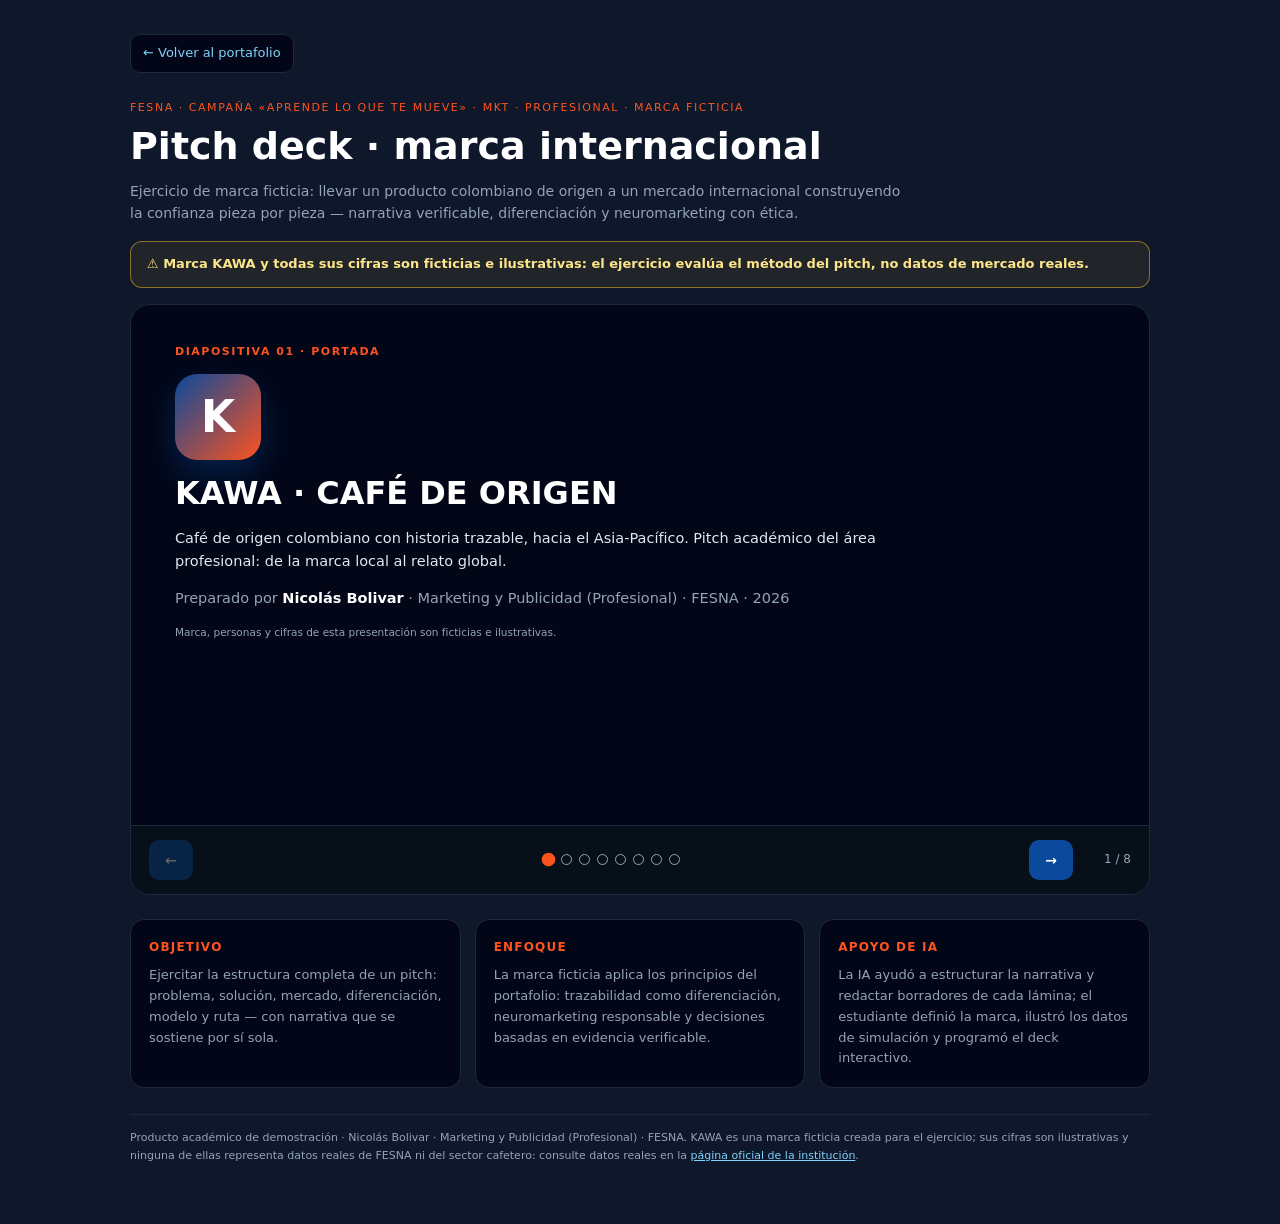
<file: multimedia/mkt-prof-pitch.html>
<!DOCTYPE html>
<html lang="es">
<head>
<meta charset="utf-8">
<meta name="viewport" content="width=device-width, initial-scale=1">
<title>Pitch deck de marca internacional · Marketing y Publicidad · FESNA</title>
<meta name="description" content="Pitch deck interactivo de la marca ficticia KAWA (café de origen colombiano hacia el Asia-Pacífico). Producto académico de Marketing y Publicidad (Profesional).">
<link rel="stylesheet" href="../styles.css">
<style>
:root{
  --panel:#0f172a; --card:#020617; --line:#1e293b; --txt:#e2e8f0; --muted:#94a3b8;
  --blue:#0A499C; --orange:#FD531E;
}
*{box-sizing:border-box}
body.media-page{margin:0;background:var(--panel);color:var(--txt);font-family:'Poppins','Segoe UI',system-ui,sans-serif;line-height:1.6}
.media-wrap{width:min(1020px,calc(100% - 40px));margin-inline:auto;padding:34px 0 60px}
.back-link{display:inline-block;color:#7dd3fc;text-decoration:none;font-size:13px;padding:8px 12px;border:1px solid var(--line);border-radius:10px;background:var(--card)}
.back-link:hover{border-color:var(--blue)}
.page-header{margin:26px 0 16px}
.page-header .kicker{margin:0 0 8px;color:var(--orange);font-size:11px;letter-spacing:.14em;text-transform:uppercase}
.page-header h1{margin:0 0 10px;font-size:clamp(26px,4vw,38px);line-height:1.2;color:#fff}
.page-header .lede{margin:0;color:var(--muted);font-size:14px;max-width:780px}
.aviso{margin:14px 0 16px;padding:12px 16px;border:1px solid rgba(251,191,36,.5);background:rgba(251,191,36,.08);color:#fde68a;border-radius:12px;font-size:13px;font-weight:600}

.deck{background:var(--card);border:1px solid var(--line);border-radius:20px;overflow:hidden}
.stage{position:relative;min-height:520px}
.slide{position:absolute;inset:0;padding:38px 44px;display:flex;flex-direction:column;gap:14px;opacity:0;transform:translateY(14px);pointer-events:none;transition:opacity .35s ease, transform .35s ease;overflow-y:auto}
.slide.is-on{opacity:1;transform:translateY(0);pointer-events:auto;position:relative}
.slide .num{font-size:11px;letter-spacing:.14em;text-transform:uppercase;color:var(--orange);font-weight:700}
.slide h2{margin:0;font-size:clamp(22px,3.4vw,32px);line-height:1.2;color:#fff}
.slide p.lead{margin:0;font-size:14.5px;color:var(--txt);max-width:760px}
.slide small{font-size:10.5px;color:var(--muted)}
.slide {scrollbar-width:thin}

/* portada */
.logoK{width:86px;height:86px;border-radius:22px;display:grid;place-items:center;font-size:44px;font-weight:800;color:#fff;background:linear-gradient(135deg,var(--blue),var(--orange));box-shadow:0 14px 34px rgba(10,73,156,.4)}
.marca{margin:4px 0 0;font-size:15px;letter-spacing:.28em;text-transform:uppercase;color:#fff;font-weight:700}

/* stats / listas */
.stats{display:grid;grid-template-columns:repeat(3,1fr);gap:12px;margin-top:6px}
.stat{background:#0b1626;border:1px solid var(--line);border-radius:12px;padding:12px 14px}
.stat b{display:block;font-size:22px;color:#fff}
.stat span{font-size:11.5px;color:var(--muted)}
.tam-bar{display:flex;flex-direction:column;gap:10px;margin-top:6px}
.tam-row{display:grid;grid-template-columns:52px 1fr 70px;gap:10px;align-items:center;font-size:13px}
.tam-track{height:12px;border-radius:999px;background:#0b1626;border:1px solid var(--line);overflow:hidden}
.tam-fill{height:100%;border-radius:999px}
.pasos{display:grid;grid-template-columns:repeat(3,1fr);gap:12px;margin-top:6px}
.paso{background:#0b1626;border:1px solid var(--line);border-radius:12px;padding:12px 14px}
.paso h3{margin:0 0 5px;font-size:12.5px;color:#fff}
.paso p{margin:0;font-size:12px;color:var(--muted)}
.h{display:inline-block;font-size:10px;font-weight:700;letter-spacing:.1em;text-transform:uppercase;color:var(--orange);margin-bottom:4px}

/* controles */
.controls{display:flex;align-items:center;gap:14px;padding:14px 18px;border-top:1px solid var(--line);background:#071018}
.btn-nav{cursor:pointer;font-family:inherit;font-size:14px;font-weight:700;color:#fff;background:var(--blue);border:0;border-radius:10px;padding:9px 16px;transition:.15s}
.btn-nav:hover{filter:brightness(1.15)}
.btn-nav:disabled{opacity:.35;cursor:not-allowed}
.dots{display:flex;gap:7px;flex:1;justify-content:center}
.dots button{cursor:pointer;width:11px;height:11px;border-radius:50%;border:1px solid var(--muted);background:transparent;padding:0;transition:.15s}
.dots button.is-on{background:var(--orange);border-color:var(--orange);transform:scale(1.25)}
.counter{font-size:12px;color:var(--muted);min-width:44px;text-align:right}

.mediacards{display:grid;grid-template-columns:repeat(3,1fr);gap:14px;margin-top:24px}
.mediacard{background:var(--card);border:1px solid var(--line);border-radius:14px;padding:18px}
.mediacard h3{margin:0 0 8px;font-size:12px;letter-spacing:.1em;text-transform:uppercase;color:var(--orange)}
.mediacard p{margin:0;font-size:13px;color:var(--muted)}
.page-footer{margin-top:26px;padding-top:14px;border-top:1px solid var(--line);font-size:11px;color:var(--muted)}
@media (max-width:760px){
  .stats,.pasos{grid-template-columns:1fr}
  .slide{padding:24px 20px;min-height:560px}
}
</style>
</head>
<body class="media-page">
<div class="media-wrap">
  <a class="back-link" href="../index.html#productos">← Volver al portafolio</a>

  <header class="page-header">
    <p class="kicker">FESNA · CAMPAÑA «APRENDE LO QUE TE MUEVE» · MKT · PROFESIONAL · MARCA FICTICIA</p>
    <h1>Pitch deck · marca internacional</h1>
    <p class="lede">Ejercicio de marca ficticia: llevar un producto colombiano de origen a un mercado internacional construyendo la confianza pieza por pieza — narrativa verificable, diferenciación y neuromarketing con ética.</p>
  </header>

  <p class="aviso">⚠️ Marca <strong>KAWA</strong> y todas sus cifras son <strong>ficticias e ilustrativas</strong>: el ejercicio evalúa el método del pitch, no datos de mercado reales.</p>

  <section class="media-section" aria-label="Pitch deck KAWA">
    <div class="deck">
      <div class="stage" id="stage">

        <!-- 01 PORTADA -->
        <article class="slide is-on">
          <span class="num">Diapositiva 01 · Portada</span>
          <div class="logoK">K</div>
          <h2>KAWA · CAFÉ DE ORIGEN</h2>
          <p class="lead">Café de origen colombiano con historia trazable, hacia el Asia-Pacífico. Pitch académico del área profesional: de la marca local al relato global.</p>
          <p class="lead" style="color:var(--muted)">Preparado por <b style="color:#fff">Nicolás Bolivar</b> · Marketing y Publicidad (Profesional) · FESNA · 2026</p>
          <small>Marca, personas y cifras de esta presentación son ficticias e ilustrativas.</small>
        </article>

        <!-- 02 PROBLEMA -->
        <article class="slide">
          <span class="num">Diapositiva 02 · Problema</span>
          <h2>El café sale como commodity, sin historia</h2>
          <p class="lead">El grano que viaja al mundo pierde su origen: nadie en la otra punta sabe quién lo cultivó, en qué montaña ni bajo qué prácticas. La historia se queda en Colombia y el valor se queda en el intermediario.</p>
          <div class="stats">
            <div class="stat"><b>~70%</b><span>de la exportación simulada se vendería sin referencia de finca (ilustrativo)</span></div>
            <div class="stat"><b>3–4</b><span>intermediarios estimados entre finca y consumidor final (ilustrativo)</span></div>
            <div class="stat"><b>Precio</b><span>decidido por el mercado, no por la calidad contada (ilustrativo)</span></div>
          </div>
          <small>Datos ilustrativos para el ejercicio: no corresponden a cifras reales del sector.</small>
        </article>

        <!-- 03 SOLUCIÓN -->
        <article class="slide">
          <span class="num">Diapositiva 03 · Solución</span>
          <h2>Lotes trazables por QR, hasta la finca</h2>
          <p class="lead">Cada bolsa lleva un código QR que cuenta la historia del lote: la finca, la altitud, la variedad y el proceso. El consumidor escanea y verifica — la confianza se construye con evidencia, no con adjetivos.</p>
          <div class="pasos">
            <div class="paso"><span class="h">Paso 1</span><h3>Lote identificado</h3><p>Cada cosecha se registra desde la finca con su propia ficha.</p></div>
            <div class="paso"><span class="h">Paso 2</span><h3>QR verificable</h3><p>El código lleva al contenido de la historia del lote, siempre al origen.</p></div>
            <div class="paso"><span class="h">Paso 3</span><h3>Consumidor conectado</h3><p>Quien compra en el Asia-Pacífico conoce la montaña que produce su café.</p></div>
          </div>
          <small>Mecanismo ilustrativo del pitch; no constituye oferta comercial real.</small>
        </article>

        <!-- 04 MERCADO -->
        <article class="slide">
          <span class="num">Diapositiva 04 · Mercado</span>
          <h2>TAM / SAM / SOM (ilustrativos)</h2>
          <p class="lead">El tamaño de la oportunidad se calcula de lo general a lo ejecutable. Cifras de simulación para el ejercicio.</p>
          <div class="tam-bar">
            <div class="tam-row"><span class="h">TAM</span><div class="tam-track"><div class="tam-fill" style="width:100%;background:linear-gradient(90deg,var(--blue),#2563eb)"></div></div><span style="color:#93c5fd">$1.200M</span></div>
            <div class="tam-row"><span class="h">SAM</span><div class="tam-track"><div class="tam-fill" style="width:42%;background:linear-gradient(90deg,#2563eb,var(--orange))"></div></div><span style="color:#fdba8c">$500M</span></div>
            <div class="tam-row"><span class="h">SOM</span><div class="tam-track"><div class="tam-fill" style="width:12%;background:var(--orange)"></div></div><span style="color:#fdba8c">$50M</span></div>
          </div>
          <small>TAM: mercado simulado total de café de origen hacia Asia-Pacífico · SAM: segmento alcanzable digital-first · SOM: objetivo a 3 años del pitch. Todas las cifras son ficticias.</small>
        </article>

        <!-- 05 DIFERENCIACIÓN -->
        <article class="slide">
          <span class="num">Diapositiva 05 · Diferenciación</span>
          <h2>Narrativa verificable + neuromarketing con ética</h2>
          <p class="lead">La diferencia no la declara la marca: la comprueba el consumidor. Cada principio de persuasión tiene respaldo verificable.</p>
          <div class="stats">
            <div class="stat"><b>QR</b><span>Prueba social con historia real del lote, no reseñas fabricadas</span></div>
            <div class="stat"><b>Contexto</b><span>El aroma o el origen se aprecian mejor en contexto: narrativa sensorial situada (ilustrativa)</span></div>
            <div class="stat"><b>Ética</b><span>Ninguna afirmación sin foto, dato o nombre de finca que la respalde</span></div>
          </div>
          <small>Principios de neuromarketing usados como recurso pedagógico, con límite ético declarado.</small>
        </article>

        <!-- 06 MODELO -->
        <article class="slide">
          <span class="num">Diapositiva 06 · Modelo de negocio</span>
          <h2>DTC + coffee shops + suscripción</h2>
          <p class="lead">Tres líneas complementarias de la marca ficticia: venta directa online (DTC), puntos físicos aliados y suscripción de lotes con historia. Simulación académica de estructura de ingresos.</p>
          <div class="pasos">
            <div class="paso"><span class="h">Línea A</span><h3>DTC online</h3><p>Venta directa con el QR de trazabilidad en cada envío.</p></div>
            <div class="paso"><span class="h">Línea B</span><h3>Coffee shops aliados</h3><p>Experiencia en cafeterías con relato del lote en la mesa.</p></div>
            <div class="paso"><span class="h">Línea C</span><h3>Suscripción</h3><p>Un lote nuevo con historia cada mes; el consumidor colecciona orígenes.</p></div>
          </div>
          <small>Modelo ilustrativo de pitch, sin proyecciones financieras reales.</small>
        </article>

        <!-- 07 ROADMAP -->
        <article class="slide">
          <span class="num">Diapositiva 07 · Roadmap a 36 meses</span>
          <h2>Tres horizontes hacia el Asia-Pacífico</h2>
          <p class="lead">La ruta se planifica como los ciclos académicos: cada horizonte tiene entregas verificables, no promesas.</p>
          <div class="pasos">
            <div class="paso"><span class="h">Horizonte 1 · 0–6 meses</span><h3>Fundar y verificar</h3><p>Ficha de finca, manual del lote y prototipo del QR. Origen documentado.</p></div>
            <div class="paso"><span class="h">Horizonte 2 · 6–18 meses</span><h3>Encontrar la alianza</h3><p>Distribución piloto (2 aliados), primera campaña con KPIs claros.</p></div>
            <div class="paso"><span class="h">Horizonte 3 · 18–36 meses</span><h3>Escalar con historia</h3><p>Catálogo de 6 lotes, comunidad de suscriptores y segunda ciudad.</p></div>
          </div>
          <small>Plan ficticio del pitch: duplica cualquier plazo antes de escalar a la realidad.</small>
        </article>

        <!-- 08 CIERRE -->
        <article class="slide">
          <span class="num">Diapositiva 08 · Cierre</span>
          <h2>De la montaña al mundo, con historia</h2>
          <p class="lead">KAWA es un ejercicio académico, pero el mensaje es real para el portafolio: una marca que verifica su historia siempre puede crecer. La confianza se construye como un plan de marketing — pieza por pieza, con evidencia.</p>
          <p class="lead" style="color:#fdba8c;font-weight:600">Gracias — y el café, eso sí, aquí sí se recomienda con moderación ☕</p>
          <div class="stats">
            <div class="stat"><b>8</b><span>láminas con método verificable en este pitch ficticio</span></div>
            <div class="stat"><b>QR</b><span>el mecanismo que convierte historia en confianza</span></div>
            <div class="stat"><b>Tú</b><span>decides si la historia convence — consulte los datos en fuentes reales</span></div>
          </div>
          <small>Presentación académica: marca ficticia, datos ilustrativos, sin oferta comercial.</small>
        </article>
      </div>

      <div class="controls">
        <button class="btn-nav" id="prev" aria-label="Anterior">←</button>
        <div class="dots" id="dots"></div>
        <button class="btn-nav" id="next" aria-label="Siguiente">→</button>
        <span class="counter" id="counter">1 / 8</span>
      </div>
    </div>
  </section>

  <section class="mediacards" aria-label="Ficha del producto">
    <div class="mediacard"><h3>Objetivo</h3><p>Ejercitar la estructura completa de un pitch: problema, solución, mercado, diferenciación, modelo y ruta — con narrativa que se sostiene por sí sola.</p></div>
    <div class="mediacard"><h3>Enfoque</h3><p>La marca ficticia aplica los principios del portafolio: trazabilidad como diferenciación, neuromarketing responsable y decisiones basadas en evidencia verificable.</p></div>
    <div class="mediacard"><h3>Apoyo de IA</h3><p>La IA ayudó a estructurar la narrativa y redactar borradores de cada lámina; el estudiante definió la marca, ilustró los datos de simulación y programó el deck interactivo.</p></div>
  </section>

  <footer class="page-footer">Producto académico de demostración · Nicolás Bolivar · Marketing y Publicidad (Profesional) · FESNA. KAWA es una marca ficticia creada para el ejercicio; sus cifras son ilustrativas y ninguna de ellas representa datos reales de FESNA ni del sector cafetero: consulte datos reales en la <a href="https://www.nuevaamerica.edu.co/" target="_blank" rel="noopener noreferrer" style="color:#7dd3fc">página oficial de la institución</a>.</footer>
</div>

<script>
(function(){
  var slides=document.querySelectorAll('.slide');
  var total=slides.length;
  var i=0;
  var dotsBox=document.getElementById('dots');
  var counter=document.getElementById('counter');
  var btnPrev=document.getElementById('prev');
  var btnNext=document.getElementById('next');

  for(var d=0;d<total;d++){
    (function(idx){
      var dot=document.createElement('button');
      dot.setAttribute('aria-label','Ir a la diapositiva '+(idx+1));
      dot.addEventListener('click',function(){ go(idx); });
      dotsBox.appendChild(dot);
    })(d);
  }
  var dots=dotsBox.querySelectorAll('button');

  function go(n){
    if(n<0||n>=total)return;
    slides[i].classList.remove('is-on');
    i=n;
    slides[i].classList.add('is-on');
    Array.prototype.forEach.call(dots,function(dt,idx){dt.classList.toggle('is-on',idx===i);});
    counter.textContent=(i+1)+' / '+total;
    btnPrev.disabled=(i===0);
    btnNext.disabled=(i===total-1);
  }
  btnPrev.addEventListener('click',function(){go(i-1);});
  btnNext.addEventListener('click',function(){go(i+1);});
  document.addEventListener('keydown',function(e){
    if(e.key==='ArrowLeft')go(i-1);
    if(e.key==='ArrowRight')go(i+1);
  });
  go(0);
})();
</script>
</body>
</html>
</file>
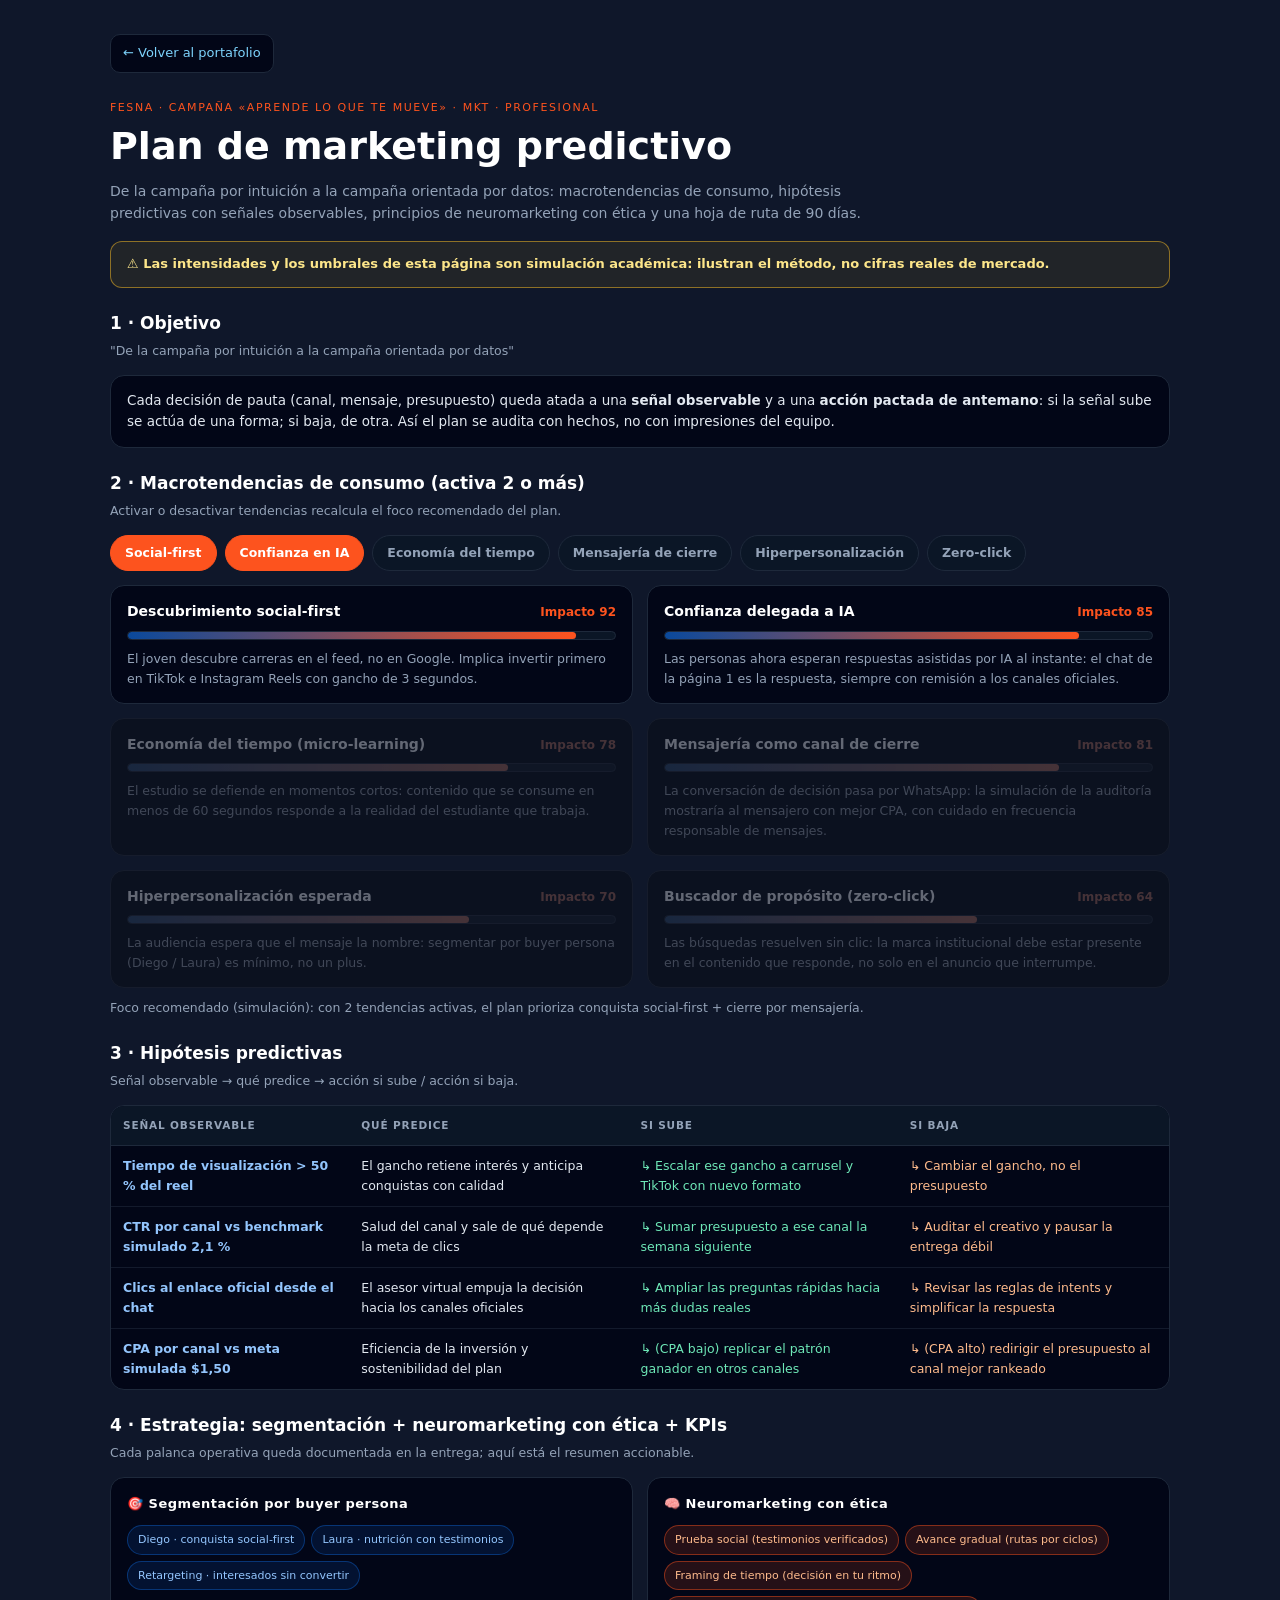
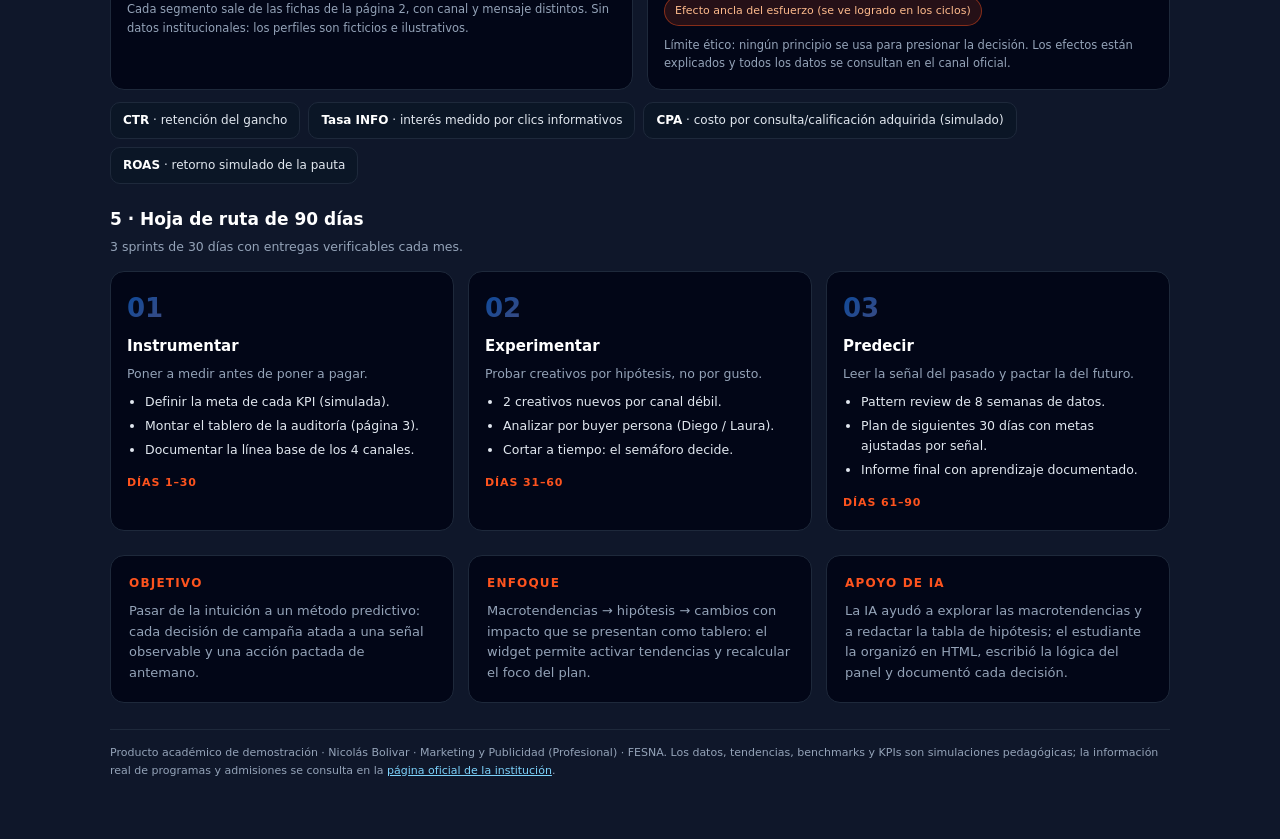
<file: multimedia/mkt-prof-plan.html>
<!DOCTYPE html>
<html lang="es">
<head>
<meta charset="utf-8">
<meta name="viewport" content="width=device-width, initial-scale=1">
<title>Plan de marketing predictivo · Marketing y Publicidad · FESNA</title>
<meta name="description" content="Plan de marketing predictivo de la campaña Aprende lo que te mueve de FESNA. Producto académico de Marketing y Publicidad (Profesional).">
<link rel="stylesheet" href="../styles.css">
<style>
:root{
  --panel:#0f172a; --card:#020617; --line:#1e293b; --txt:#e2e8f0; --muted:#94a3b8;
  --blue:#0A499C; --orange:#FD531E;
}
*{box-sizing:border-box}
body.media-page{margin:0;background:var(--panel);color:var(--txt);font-family:'Poppins','Segoe UI',system-ui,sans-serif;line-height:1.6}
.media-wrap{width:min(1060px,calc(100% - 40px));margin-inline:auto;padding:34px 0 60px}
.back-link{display:inline-block;color:#7dd3fc;text-decoration:none;font-size:13px;padding:8px 12px;border:1px solid var(--line);border-radius:10px;background:var(--card)}
.back-link:hover{border-color:var(--blue)}
.page-header{margin:26px 0 16px}
.page-header .kicker{margin:0 0 8px;color:var(--orange);font-size:11px;letter-spacing:.14em;text-transform:uppercase}
.page-header h1{margin:0 0 10px;font-size:clamp(26px,4vw,38px);line-height:1.2;color:#fff}
.page-header .lede{margin:0;color:var(--muted);font-size:14px;max-width:780px}
.aviso{margin:14px 0 18px;padding:12px 16px;border:1px solid rgba(251,191,36,.5);background:rgba(251,191,36,.08);color:#fde68a;border-radius:12px;font-size:13px;font-weight:600}
.media-section{margin-top:0}

.seccion{margin-top:22px}
.seccion > h2{margin:0 0 4px;font-size:17px;color:#fff}
.seccion > p.sub{margin:0 0 14px;font-size:12.5px;color:var(--muted)}

/* barras de impacto */
.toggles{display:flex;flex-wrap:wrap;gap:8px;margin-bottom:14px}
.toggles button{cursor:pointer;font-family:inherit;font-size:12.5px;font-weight:600;padding:7px 14px;border-radius:999px;border:1px solid var(--line);background:#0b1626;color:var(--muted);transition:.15s}
.toggles button.is-on{background:var(--orange);border-color:var(--orange);color:#fff}
.barras{display:grid;grid-template-columns:1fr 1fr;gap:14px}
.barra-card{background:var(--card);border:1px solid var(--line);border-radius:14px;padding:14px 16px}
.barra-card.is-dim{opacity:.35;filter:grayscale(.6)}
.barra-top{display:flex;justify-content:space-between;align-items:baseline;gap:10px;margin-bottom:8px}
.barra-top h3{margin:0;font-size:14px;color:#fff}
.barra-top span{font-size:12px;font-weight:700;color:var(--orange)}
.barra-track{height:9px;border-radius:999px;background:#0b1626;border:1px solid var(--line);overflow:hidden}
.barra-fill{height:100%;border-radius:999px;background:linear-gradient(90deg,var(--blue),var(--orange))}
.barra-card p{margin:9px 0 0;font-size:12.5px;color:var(--muted)}

/* tablas */
.table-card{background:var(--card);border:1px solid var(--line);border-radius:14px;overflow-x:auto}
table{width:100%;border-collapse:collapse;font-size:12.5px;min-width:640px}
th{background:#0b1626;color:var(--muted);font-size:10.5px;letter-spacing:.08em;text-transform:uppercase;text-align:left;padding:11px 12px;border-bottom:1px solid var(--line)}
td{padding:10px 12px;border-bottom:1px solid rgba(30,41,59,.6);vertical-align:top;white-space:normal}
tr:last-child td{border-bottom:0}
td b{color:#fff}
.senal{color:#93c5fd;font-weight:600}
.sube{color:#6ee7b7}.baja{color:#fdba8c}

/* estrategia */
.estrat-grid{display:grid;grid-template-columns:1fr 1fr;gap:14px}
.block{background:var(--card);border:1px solid var(--line);border-radius:14px;padding:16px}
.block h3{margin:0 0 10px;font-size:13px;color:#fff;letter-spacing:.04em}
.chips-set{display:flex;flex-wrap:wrap;gap:6px}
.chip-s{font-size:11px;padding:5px 10px;border-radius:999px}
.chip-persona{background:rgba(10,73,156,.2);color:#93c5fd;border:1px solid rgba(10,73,156,.65)}
.chip-neuro{background:rgba(253,83,30,.14);color:#fdba8c;border:1px solid rgba(253,83,30,.45)}
.chip-kpi{background:rgba(148,163,184,.1);color:#cbd5e1;border:1px solid rgba(148,163,184,.4)}
.block p.nota{margin:10px 0 0;font-size:11.5px;color:var(--muted)}
.kpi-row{display:flex;flex-wrap:wrap;gap:8px;margin-top:12px}
.kpi-pill{background:#0b1626;border:1px solid var(--line);border-radius:10px;padding:8px 12px;font-size:12px}
.kpi-pill b{color:#fff}

/* roadmap */
.sprints{display:grid;grid-template-columns:repeat(3,1fr);gap:14px}
.sprint{background:var(--card);border:1px solid var(--line);border-radius:14px;padding:16px;position:relative}
.sprint .num{font-size:26px;font-weight:800;background:linear-gradient(135deg,var(--blue),var(--orange));-webkit-background-clip:text;background-clip:text;color:transparent}
.sprint h3{margin:4px 0 6px;font-size:15px;color:#fff}
.sprint p{margin:0 0 8px;font-size:12.5px;color:var(--muted)}
.sprint ul{margin:0;padding-left:18px;font-size:12.5px}
.sprint li{margin-bottom:4px}
.dias{display:inline-block;margin-top:10px;font-size:11px;font-weight:700;color:var(--orange);letter-spacing:.08em;text-transform:uppercase}

.mediacards{display:grid;grid-template-columns:repeat(3,1fr);gap:14px;margin-top:24px}
.mediacard{background:var(--card);border:1px solid var(--line);border-radius:14px;padding:18px}
.mediacard h3{margin:0 0 8px;font-size:12px;letter-spacing:.1em;text-transform:uppercase;color:var(--orange)}
.mediacard p{margin:0;font-size:13px;color:var(--muted)}
.page-footer{margin-top:26px;padding-top:14px;border-top:1px solid var(--line);font-size:11px;color:var(--muted)}
.page-footer a{color:#7dd3fc}
@media (max-width:760px){
  .barras,.estrat-grid,.sprints,.mediacards{grid-template-columns:1fr}
}
</style>
</head>
<body class="media-page">
<div class="media-wrap">
  <a class="back-link" href="../index.html#productos">← Volver al portafolio</a>

  <header class="page-header">
    <p class="kicker">FESNA · CAMPAÑA «APRENDE LO QUE TE MUEVE» · MKT · PROFESIONAL</p>
    <h1>Plan de marketing predictivo</h1>
    <p class="lede">De la campaña por intuición a la campaña orientada por datos: macrotendencias de consumo, hipótesis predictivas con señales observables, principios de neuromarketing con ética y una hoja de ruta de 90 días.</p>
  </header>

  <p class="aviso">⚠️ Las intensidades y los umbrales de esta página son <strong>simulación académica</strong>: ilustran el método, no cifras reales de mercado.</p>

  <section class="media-section" aria-label="Plan predictivo">

    <div class="seccion">
      <h2>1 · Objetivo</h2>
      <p class="sub">"De la campaña por intuición a la campaña orientada por datos"</p>
      <div class="table-card" style="padding:14px 16px">
        <p style="margin:0;font-size:13.5px">Cada decisión de pauta (canal, mensaje, presupuesto) queda atada a una <b>señal observable</b> y a una <b>acción pactada de antemano</b>: si la señal sube se actúa de una forma; si baja, de otra. Así el plan se audita con hechos, no con impresiones del equipo.</p>
      </div>
    </div>

    <div class="seccion">
      <h2>2 · Macrotendencias de consumo (activa 2 o más)</h2>
      <p class="sub">Activar o desactivar tendencias recalcula el foco recomendado del plan.</p>
      <div class="toggles" role="group" aria-label="Alternar tendencias">
        <button class="is-on" data-t="1">Social-first</button>
        <button class="is-on" data-t="2">Confianza en IA</button>
        <button data-t="3">Economía del tiempo</button>
        <button data-t="4">Mensajería de cierre</button>
        <button data-t="5">Hiperpersonalización</button>
        <button data-t="6">Zero-click</button>
      </div>
      <div class="barras" id="barras">
        <div class="barra-card" data-b="1">
          <div class="barra-top"><h3>Descubrimiento social-first</h3><span>Impacto 92</span></div>
          <div class="barra-track"><div class="barra-fill" style="width:92%"></div></div>
          <p>El joven descubre carreras en el feed, no en Google. Implica invertir primero en TikTok e Instagram Reels con gancho de 3 segundos.</p>
        </div>
        <div class="barra-card" data-b="2">
          <div class="barra-top"><h3>Confianza delegada a IA</h3><span>Impacto 85</span></div>
          <div class="barra-track"><div class="barra-fill" style="width:85%"></div></div>
          <p>Las personas ahora esperan respuestas asistidas por IA al instante: el chat de la página 1 es la respuesta, siempre con remisión a los canales oficiales.</p>
        </div>
        <div class="barra-card" data-b="3">
          <div class="barra-top"><h3>Economía del tiempo (micro-learning)</h3><span>Impacto 78</span></div>
          <div class="barra-track"><div class="barra-fill" style="width:78%"></div></div>
          <p>El estudio se defiende en momentos cortos: contenido que se consume en menos de 60 segundos responde a la realidad del estudiante que trabaja.</p>
        </div>
        <div class="barra-card" data-b="4">
          <div class="barra-top"><h3>Mensajería como canal de cierre</h3><span>Impacto 81</span></div>
          <div class="barra-track"><div class="barra-fill" style="width:81%"></div></div>
          <p>La conversación de decisión pasa por WhatsApp: la simulación de la auditoría mostraría al mensajero con mejor CPA, con cuidado en frecuencia responsable de mensajes.</p>
        </div>
        <div class="barra-card" data-b="5">
          <div class="barra-top"><h3>Hiperpersonalización esperada</h3><span>Impacto 70</span></div>
          <div class="barra-track"><div class="barra-fill" style="width:70%"></div></div>
          <p>La audiencia espera que el mensaje la nombre: segmentar por buyer persona (Diego / Laura) es mínimo, no un plus.</p>
        </div>
        <div class="barra-card" data-b="6">
          <div class="barra-top"><h3>Buscador de propósito (zero-click)</h3><span>Impacto 64</span></div>
          <div class="barra-track"><div class="barra-fill" style="width:64%"></div></div>
          <p>Las búsquedas resuelven sin clic: la marca institucional debe estar presente en el contenido que responde, no solo en el anuncio que interrumpe.</p>
        </div>
      </div>
      <p class="sub" id="focoRec" style="margin-top:10px">Foco recomendado (simulación): <b>conquista social-first + cierre por mensajería</b>.</p>
    </div>

    <div class="seccion">
      <h2>3 · Hipótesis predictivas</h2>
      <p class="sub">Señal observable → qué predice → acción si sube / acción si baja.</p>
      <div class="table-card">
        <table>
          <thead>
            <tr><th>Señal observable</th><th>Qué predice</th><th>Si sube</th><th>Si baja</th></tr>
          </thead>
          <tbody>
            <tr>
              <td><span class="senal">Tiempo de visualización &gt; 50 % del reel</span></td>
              <td>El gancho retiene interés y anticipa conquistas con calidad</td>
              <td class="sube">↳ Escalar ese gancho a carrusel y TikTok con nuevo formato</td>
              <td class="baja">↳ Cambiar el gancho, no el presupuesto</td>
            </tr>
            <tr>
              <td><span class="senal">CTR por canal vs benchmark simulado 2,1 %</span></td>
              <td>Salud del canal y sale de qué depende la meta de clics</td>
              <td class="sube">↳ Sumar presupuesto a ese canal la semana siguiente</td>
              <td class="baja">↳ Auditar el creativo y pausar la entrega débil</td>
            </tr>
            <tr>
              <td><span class="senal">Clics al enlace oficial desde el chat</span></td>
              <td>El asesor virtual empuja la decisión hacia los canales oficiales</td>
              <td class="sube">↳ Ampliar las preguntas rápidas hacia más dudas reales</td>
              <td class="baja">↳ Revisar las reglas de intents y simplificar la respuesta</td>
            </tr>
            <tr>
              <td><span class="senal">CPA por canal vs meta simulada $1,50</span></td>
              <td>Eficiencia de la inversión y sostenibilidad del plan</td>
              <td class="sube">↳ (CPA bajo) replicar el patrón ganador en otros canales</td>
              <td class="baja">↳ (CPA alto) redirigir el presupuesto al canal mejor rankeado</td>
            </tr>
          </tbody>
        </table>
      </div>
    </div>

    <div class="seccion">
      <h2>4 · Estrategia: segmentación + neuromarketing con ética + KPIs</h2>
      <p class="sub">Cada palanca operativa queda documentada en la entrega; aquí está el resumen accionable.</p>
      <div class="estrat-grid">
        <div class="block">
          <h3>🎯 Segmentación por buyer persona</h3>
          <div class="chips-set">
            <span class="chip-s chip-persona">Diego · conquista social-first</span>
            <span class="chip-s chip-persona">Laura · nutrición con testimonios</span>
            <span class="chip-s chip-persona">Retargeting · interesados sin convertir</span>
          </div>
          <p class="nota">Cada segmento sale de las fichas de la página 2, con canal y mensaje distintos. Sin datos institucionales: los perfiles son ficticios e ilustrativos.</p>
        </div>
        <div class="block">
          <h3>🧠 Neuromarketing con ética</h3>
          <div class="chips-set">
            <span class="chip-s chip-neuro">Prueba social (testimonios verificados)</span>
            <span class="chip-s chip-neuro">Avance gradual (rutas por ciclos)</span>
            <span class="chip-s chip-neuro">Framing de tiempo (decisión en tu ritmo)</span>
            <span class="chip-s chip-neuro">Efecto ancla del esfuerzo (se ve logrado en los ciclos)</span>
          </div>
          <p class="nota">Límite ético: ningún principio se usa para presionar la decisión. Los efectos están explicados y todos los datos se consultan en el canal oficial.</p>
        </div>
      </div>
      <div class="kpi-row" aria-label="KPIs del plan">
        <span class="kpi-pill"><b>CTR</b> · retención del gancho</span>
        <span class="kpi-pill"><b>Tasa INFO</b> · interés medido por clics informativos</span>
        <span class="kpi-pill"><b>CPA</b> · costo por consulta/calificación adquirida (simulado)</span>
        <span class="kpi-pill"><b>ROAS</b> · retorno simulado de la pauta</span>
      </div>
    </div>

    <div class="seccion">
      <h2>5 · Hoja de ruta de 90 días</h2>
      <p class="sub">3 sprints de 30 días con entregas verificables cada mes.</p>
      <div class="sprints">
        <div class="sprint">
          <div class="num">01</div>
          <h3>Instrumentar</h3>
          <p>Poner a medir antes de poner a pagar.</p>
          <ul>
            <li>Definir la meta de cada KPI (simulada).</li>
            <li>Montar el tablero de la auditoría (página 3).</li>
            <li>Documentar la línea base de los 4 canales.</li>
          </ul>
          <span class="dias">Días 1–30</span>
        </div>
        <div class="sprint">
          <div class="num">02</div>
          <h3>Experimentar</h3>
          <p>Probar creativos por hipótesis, no por gusto.</p>
          <ul>
            <li>2 creativos nuevos por canal débil.</li>
            <li>Analizar por buyer persona (Diego / Laura).</li>
            <li>Cortar a tiempo: el semáforo decide.</li>
          </ul>
          <span class="dias">Días 31–60</span>
        </div>
        <div class="sprint">
          <div class="num">03</div>
          <h3>Predecir</h3>
          <p>Leer la señal del pasado y pactar la del futuro.</p>
          <ul>
            <li>Pattern review de 8 semanas de datos.</li>
            <li>Plan de siguientes 30 días con metas ajustadas por señal.</li>
            <li>Informe final con aprendizaje documentado.</li>
          </ul>
          <span class="dias">Días 61–90</span>
        </div>
      </div>
    </div>
  </section>

  <section class="mediacards" aria-label="Ficha del producto">
    <div class="mediacard"><h3>Objetivo</h3><p>Pasar de la intuición a un método predictivo: cada decisión de campaña atada a una señal observable y una acción pactada de antemano.</p></div>
    <div class="mediacard"><h3>Enfoque</h3><p>Macrotendencias → hipótesis → cambios con impacto que se presentan como tablero: el widget permite activar tendencias y recalcular el foco del plan.</p></div>
    <div class="mediacard"><h3>Apoyo de IA</h3><p>La IA ayudó a explorar las macrotendencias y a redactar la tabla de hipótesis; el estudiante la organizó en HTML, escribió la lógica del panel y documentó cada decisión.</p></div>
  </section>

  <footer class="page-footer">Producto académico de demostración · Nicolás Bolivar · Marketing y Publicidad (Profesional) · FESNA. Los datos, tendencias, benchmarks y KPIs son simulaciones pedagógicas; la información real de programas y admisiones se consulta en la <a href="https://www.nuevaamerica.edu.co/" target="_blank" rel="noopener noreferrer">página oficial de la institución</a>.</footer>
</div>

<script>
(function(){
  var chips=document.querySelectorAll('.toggles button');
  var cards=document.querySelectorAll('.barra-card');
  var foco=document.getElementById('focoRec');
  var lecturas={
    '1,2':'conquista social-first + cierre por mensajería',
    '1,3':'conquista social-first + contenido supercorto',
    '1,4':'conquista social-first + cierre por mensajería',
    '2,4':'chat asistido por IA + cierre por mensajería',
    '1,5':'personalización por persona + conquista social-first',
    '2,3':'micro-learning asistido por IA'
  };
  function refresco(){
    var act=[];
    Array.prototype.forEach.call(cards,function(c){
      var on=false;
      Array.prototype.forEach.call(chips,function(ch){
        if(ch.classList.contains('is-on') && ch.getAttribute('data-t')===c.getAttribute('data-b')) on=true;
      });
      c.classList.toggle('is-dim', !on);
      if(on){ act.push(c.getAttribute('data-b')); }
    });
    var key=act.slice(0,3).join(',');
    var top = Array.prototype.slice.call(cards).filter(function(c){ return !c.classList.contains('is-dim'); });
    var texto='Foco recomendado (simulación): con '+top.length+(top.length===1?' tendencia':' tendencias')+' activa'+(top.length===1?'' :'s')+', el plan prioriza ';
    if(top.length===0){
      texto+='- activa al menos una tendencia para ver el foco.-'.replace(/-/g,'');
      texto='Foco recomendado (simulación): activa al menos una tendencia para ver el foco.';
    } else if(top.length===1){
      texto+=top[0].querySelector('h3').textContent.toLowerCase()+'.';
    } else {
      texto+=(lecturas[key] ? lecturas[key] : 'la combinación de las tendencias activas, con conquista social-first primero')+'.';
    }
    foco.innerHTML=texto;
  }
  Array.prototype.forEach.call(chips,function(ch){
    ch.addEventListener('click',function(){
      ch.classList.toggle('is-on');
      refresco();
    });
  });
  refresco();
})();
</script>
</body>
</html>
</file>
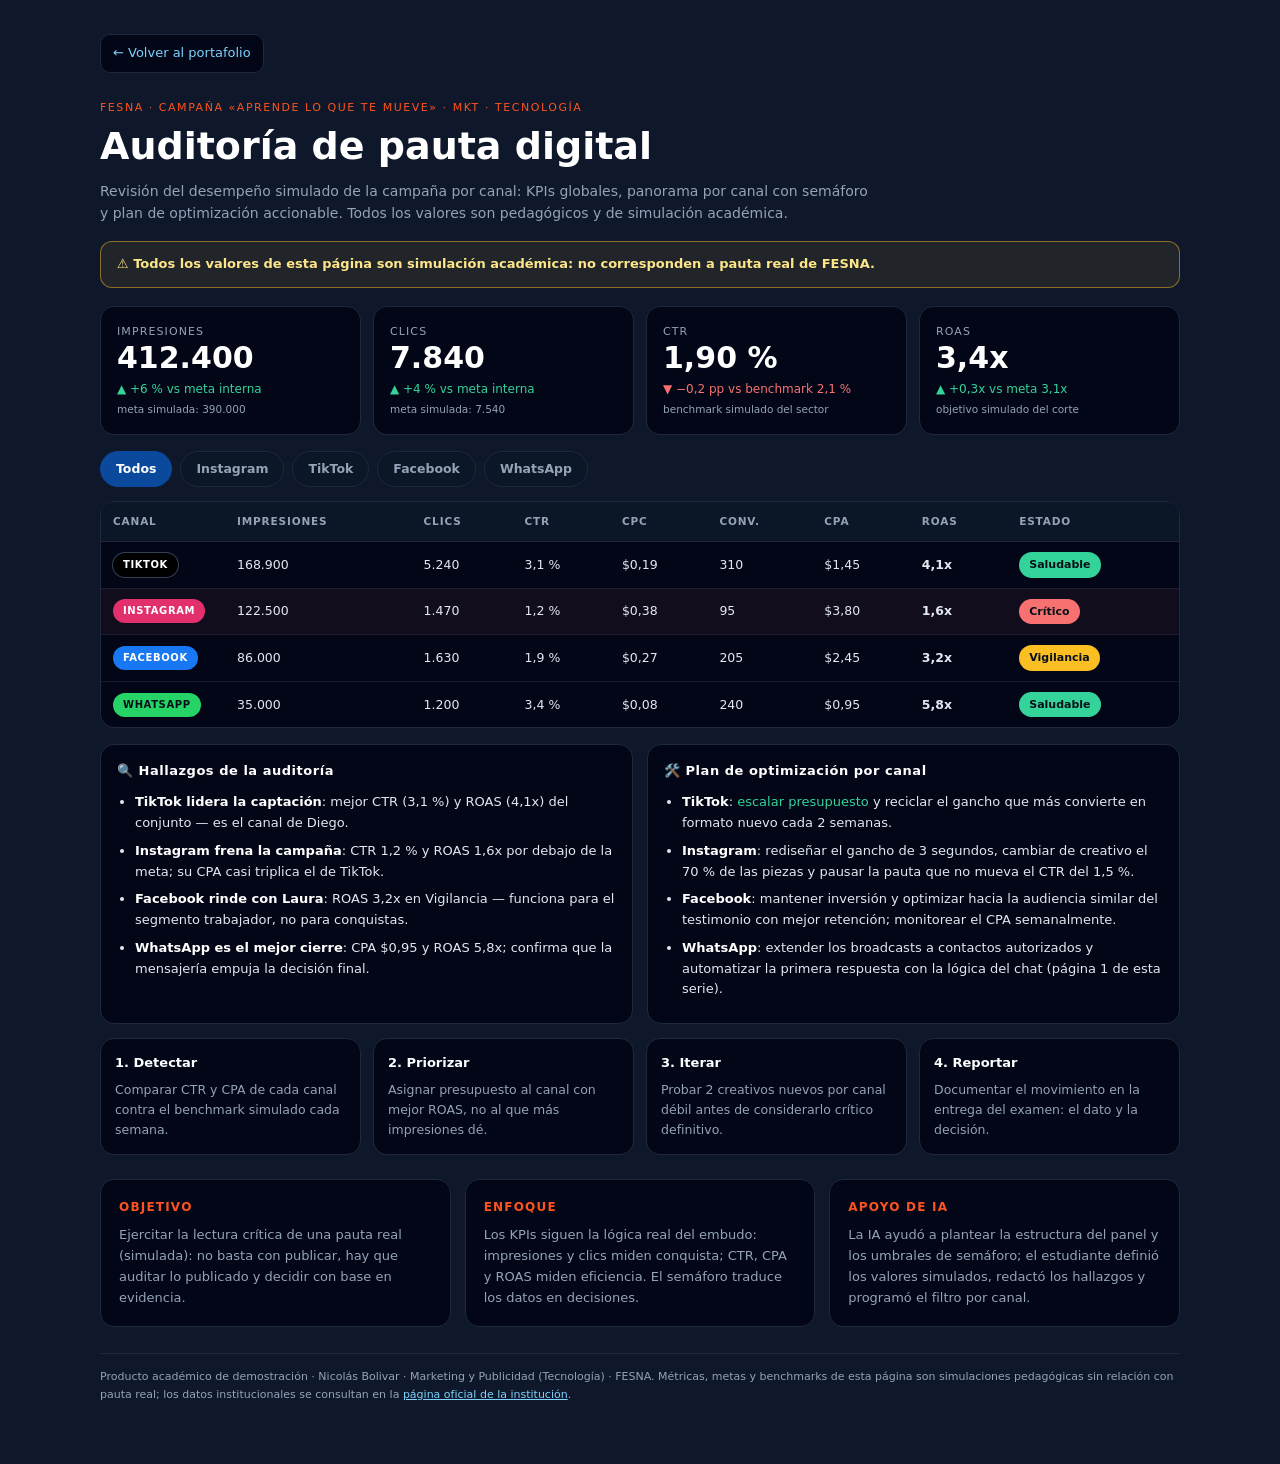
<file: multimedia/mkt-tec-auditoria.html>
<!DOCTYPE html>
<html lang="es">
<head>
<meta charset="utf-8">
<meta name="viewport" content="width=device-width, initial-scale=1">
<title>Auditoría de pauta digital · Marketing y Publicidad · FESNA</title>
<meta name="description" content="Auditoría simulada de pauta digital de la campaña Aprende lo que te mueve de FESNA. Producto académico de Marketing y Publicidad (Tecnología).">
<link rel="stylesheet" href="../styles.css">
<style>
:root{
  --panel:#0f172a; --card:#020617; --line:#1e293b; --txt:#e2e8f0; --muted:#94a3b8;
  --blue:#0A499C; --orange:#FD531E; --good:#34d399; --warn:#fbbf24; --bad:#f87171; --amber:#fde68a;
}
*{box-sizing:border-box}
body.media-page{margin:0;background:var(--panel);color:var(--txt);font-family:'Poppins','Segoe UI',system-ui,sans-serif;line-height:1.6}
.media-wrap{width:min(1080px,calc(100% - 40px));margin-inline:auto;padding:34px 0 60px}
.back-link{display:inline-block;color:#7dd3fc;text-decoration:none;font-size:13px;padding:8px 12px;border:1px solid var(--line);border-radius:10px;background:var(--card)}
.back-link:hover{border-color:var(--blue)}
.page-header{margin:26px 0 16px}
.page-header .kicker{margin:0 0 8px;color:var(--orange);font-size:11px;letter-spacing:.14em;text-transform:uppercase}
.page-header h1{margin:0 0 10px;font-size:clamp(26px,4vw,38px);line-height:1.2;color:#fff}
.page-header .lede{margin:0;color:var(--muted);font-size:14px;max-width:780px}
.aviso{margin:14px 0 18px;padding:12px 16px;border:1px solid rgba(251,191,36,.5);background:rgba(251,191,36,.08);color:var(--amber);border-radius:12px;font-size:13px;font-weight:600}
.media-section{margin-top:0}

/* KPIs */
.kpis{display:grid;grid-template-columns:repeat(4,1fr);gap:12px;margin-bottom:16px}
.kpi{background:var(--card);border:1px solid var(--line);border-radius:14px;padding:16px}
.kpi .label{font-size:11px;letter-spacing:.1em;text-transform:uppercase;color:var(--muted)}
.kpi .value{font-size:30px;font-weight:700;color:#fff;line-height:1.2}
.kpi .delta{font-size:12px;margin-top:4px}
.delta.up{color:var(--good)}
.delta.down{color:var(--bad)}
.kpi .hint{font-size:10.5px;color:var(--muted);margin-top:2px}

/* filtro */
.filter{display:flex;flex-wrap:wrap;gap:8px;margin-bottom:14px}
.filter button{cursor:pointer;font-family:inherit;font-size:12.5px;font-weight:600;padding:7px 15px;border-radius:999px;border:1px solid var(--line);background:#0b1626;color:var(--muted);transition:.15s}
.filter button:hover{color:#fff}
.filter button.is-active{background:var(--blue);border-color:var(--blue);color:#fff}

/* tabla */
.table-card{background:var(--card);border:1px solid var(--line);border-radius:14px;overflow-x:auto}
table{width:100%;border-collapse:collapse;font-size:12.5px;min-width:640px}
th{background:#0b1626;color:var(--muted);font-size:10.5px;letter-spacing:.08em;text-transform:uppercase;text-align:left;padding:11px 12px;border-bottom:1px solid var(--line);white-space:nowrap}
td{padding:10px 12px;border-bottom:1px solid rgba(30,41,59,.6);white-space:nowrap}
td.canal{width:124px}
tr:last-child td{border-bottom:0}
.badge{font-size:10px;font-weight:700;letter-spacing:.06em;text-transform:uppercase;color:#071018;padding:4px 10px;border-radius:999px;display:inline-block}
.badge-ig{background:#E1306C;color:#fff}
.badge-tt{background:#000;box-shadow:0 0 0 1px #334155;color:#fff}
.badge-fb{background:#1877F2;color:#fff}
.badge-wa{background:#25D366;color:#071018}
.estado{font-size:11px;font-weight:700;color:#071018;padding:4px 10px;border-radius:999px;display:inline-block}
.estado-ok{background:var(--good)}
.estado-warn{background:var(--warn)}
.estado-bad{background:var(--bad)}
tr.critico td{background:rgba(248,113,113,.06)}

/* hallazgos + plan */
.dos-col{display:grid;grid-template-columns:1fr 1fr;gap:14px;margin-top:16px}
.block{background:var(--card);border:1px solid var(--line);border-radius:14px;padding:16px}
.block h3{margin:0 0 10px;font-size:13px;color:#fff;letter-spacing:.04em}
.block ul{margin:0;padding-left:18px;font-size:13px}
.block li{margin-bottom:7px}
.block li b{color:#fff}
.block li span.acc{color:var(--good)}
.plan{margin-top:14px}
.plan-grid{display:grid;grid-template-columns:repeat(4,1fr);gap:12px}
.plan-card{background:var(--card);border:1px solid var(--line);border-radius:14px;padding:14px}
.plan-card h4{margin:0 0 6px;font-size:13px;color:#fff}
.plan-card p{margin:0;font-size:12.5px;color:var(--muted)}

.mediacards{display:grid;grid-template-columns:repeat(3,1fr);gap:14px;margin-top:24px}
.mediacard{background:var(--card);border:1px solid var(--line);border-radius:14px;padding:18px}
.mediacard h3{margin:0 0 8px;font-size:12px;letter-spacing:.1em;text-transform:uppercase;color:var(--orange)}
.mediacard p{margin:0;font-size:13px;color:var(--muted)}
.page-footer{margin-top:26px;padding-top:14px;border-top:1px solid var(--line);font-size:11px;color:var(--muted)}
.page-footer a{color:#7dd3fc}
[hidden]{display:none !important}
@media (max-width:760px){
  .kpis,.dos-col,.plan-grid,.mediacards{grid-template-columns:1fr 1fr}
}
@media (max-width:700px){
  .kpis,.dos-col,.plan-grid,.mediacards{grid-template-columns:1fr}
}
</style>
</head>
<body class="media-page">
<div class="media-wrap">
  <a class="back-link" href="../index.html#productos">← Volver al portafolio</a>

  <header class="page-header">
    <p class="kicker">FESNA · CAMPAÑA «APRENDE LO QUE TE MUEVE» · MKT · TECNOLOGÍA</p>
    <h1>Auditoría de pauta digital</h1>
    <p class="lede">Revisión del desempeño simulado de la campaña por canal: KPIs globales, panorama por canal con semáforo y plan de optimización accionable. Todos los valores son pedagógicos y de simulación académica.</p>
  </header>

  <p class="aviso">⚠️ Todos los valores de esta página son <strong>simulación académica</strong>: no corresponden a pauta real de FESNA.</p>

  <section class="media-section" aria-label="Panel de auditoría">
    <div class="kpis">
      <div class="kpi">
        <div class="label">Impresiones</div>
        <div class="value">412.400</div>
        <div class="delta up">▲ +6 % vs meta interna</div>
        <div class="hint">meta simulada: 390.000</div>
      </div>
      <div class="kpi">
        <div class="label">Clics</div>
        <div class="value">7.840</div>
        <div class="delta up">▲ +4 % vs meta interna</div>
        <div class="hint">meta simulada: 7.540</div>
      </div>
      <div class="kpi">
        <div class="label">CTR</div>
        <div class="value">1,90 %</div>
        <div class="delta down">▼ −0,2 pp vs benchmark 2,1 %</div>
        <div class="hint">benchmark simulado del sector</div>
      </div>
      <div class="kpi">
        <div class="label">ROAS</div>
        <div class="value">3,4x</div>
        <div class="delta up">▲ +0,3x vs meta 3,1x</div>
        <div class="hint">objetivo simulado del corte</div>
      </div>
    </div>

    <div class="filter" role="group" aria-label="Filtrar por canal">
      <button class="is-active" data-f="Todos">Todos</button>
      <button data-f="Instagram">Instagram</button>
      <button data-f="TikTok">TikTok</button>
      <button data-f="Facebook">Facebook</button>
      <button data-f="WhatsApp">WhatsApp</button>
    </div>

    <div class="table-card">
      <table>
        <thead>
          <tr><th>Canal</th><th>Impresiones</th><th>Clics</th><th>CTR</th><th>CPC</th><th>Conv.</th><th>CPA</th><th>ROAS</th><th>Estado</th></tr>
        </thead>
        <tbody id="tbody">
          <tr data-c="TikTok">
            <td class="canal"><span class="badge badge-tt">TikTok</span></td>
            <td>168.900</td><td>5.240</td><td>3,1 %</td><td>$0,19</td><td>310</td><td>$1,45</td><td><b>4,1x</b></td>
            <td><span class="estado estado-ok">Saludable</span></td>
          </tr>
          <tr data-c="Instagram" class="critico">
            <td class="canal"><span class="badge badge-ig">Instagram</span></td>
            <td>122.500</td><td>1.470</td><td>1,2 %</td><td>$0,38</td><td>95</td><td>$3,80</td><td><b>1,6x</b></td>
            <td><span class="estado estado-bad">Crítico</span></td>
          </tr>
          <tr data-c="Facebook">
            <td class="canal"><span class="badge badge-fb">Facebook</span></td>
            <td>86.000</td><td>1.630</td><td>1,9 %</td><td>$0,27</td><td>205</td><td>$2,45</td><td><b>3,2x</b></td>
            <td><span class="estado estado-warn">Vigilancia</span></td>
          </tr>
          <tr data-c="WhatsApp">
            <td class="canal"><span class="badge badge-wa">WhatsApp</span></td>
            <td>35.000</td><td>1.200</td><td>3,4 %</td><td>$0,08</td><td>240</td><td>$0,95</td><td><b>5,8x</b></td>
            <td><span class="estado estado-ok">Saludable</span></td>
          </tr>
        </tbody>
      </table>
    </div>

    <div class="dos-col">
      <div class="block">
        <h3>🔍 Hallazgos de la auditoría</h3>
        <ul>
          <li><b>TikTok lidera la captación</b>: mejor CTR (3,1 %) y ROAS (4,1x) del conjunto — es el canal de Diego.</li>
          <li><b>Instagram frena la campaña</b>: CTR 1,2 % y ROAS 1,6x por debajo de la meta; su CPA casi triplica el de TikTok.</li>
          <li><b>Facebook rinde con Laura</b>: ROAS 3,2x en Vigilancia — funciona para el segmento trabajador, no para conquistas.</li>
          <li><b>WhatsApp es el mejor cierre</b>: CPA $0,95 y ROAS 5,8x; confirma que la mensajería empuja la decisión final.</li>
        </ul>
      </div>
      <div class="block">
        <h3>🛠️ Plan de optimización por canal</h3>
        <ul>
          <li><b>TikTok</b>: <span class="acc">escalar presupuesto</span> y reciclar el gancho que más convierte en formato nuevo cada 2 semanas.</li>
          <li><b>Instagram</b>: rediseñar el gancho de 3 segundos, cambiar de creativo el 70 % de las piezas y pausar la pauta que no mueva el CTR del 1,5 %.</li>
          <li><b>Facebook</b>: mantener inversión y optimizar hacia la audiencia similar del testimonio con mejor retención; monitorear el CPA semanalmente.</li>
          <li><b>WhatsApp</b>: extender los broadcasts a contactos autorizados y automatizar la primera respuesta con la lógica del chat (página 1 de esta serie).</li>
        </ul>
      </div>
    </div>

    <div class="plan">
      <div class="plan-grid">
        <div class="plan-card"><h4>1. Detectar</h4><p>Comparar CTR y CPA de cada canal contra el benchmark simulado cada semana.</p></div>
        <div class="plan-card"><h4>2. Priorizar</h4><p>Asignar presupuesto al canal con mejor ROAS, no al que más impresiones dé.</p></div>
        <div class="plan-card"><h4>3. Iterar</h4><p>Probar 2 creativos nuevos por canal débil antes de considerarlo crítico definitivo.</p></div>
        <div class="plan-card"><h4>4. Reportar</h4><p>Documentar el movimiento en la entrega del examen: el dato y la decisión.</p></div>
      </div>
    </div>
  </section>

  <section class="mediacards" aria-label="Ficha del producto">
    <div class="mediacard"><h3>Objetivo</h3><p>Ejercitar la lectura crítica de una pauta real (simulada): no basta con publicar, hay que auditar lo publicado y decidir con base en evidencia.</p></div>
    <div class="mediacard"><h3>Enfoque</h3><p>Los KPIs siguen la lógica real del embudo: impresiones y clics miden conquista; CTR, CPA y ROAS miden eficiencia. El semáforo traduce los datos en decisiones.</p></div>
    <div class="mediacard"><h3>Apoyo de IA</h3><p>La IA ayudó a plantear la estructura del panel y los umbrales de semáforo; el estudiante definió los valores simulados, redactó los hallazgos y programó el filtro por canal.</p></div>
  </section>

  <footer class="page-footer">Producto académico de demostración · Nicolás Bolivar · Marketing y Publicidad (Tecnología) · FESNA. Métricas, metas y benchmarks de esta página son simulaciones pedagógicas sin relación con pauta real; los datos institucionales se consultan en la <a href="https://www.nuevaamerica.edu.co/" target="_blank" rel="noopener noreferrer">página oficial de la institución</a>.</footer>
</div>

<script>
(function(){
  var buttons=document.querySelectorAll('.filter button');
  var rows=document.querySelectorAll('#tbody tr');
  Array.prototype.forEach.call(buttons,function(btn){
    btn.addEventListener('click',function(){
      Array.prototype.forEach.call(buttons,function(b){b.classList.remove('is-active');});
      btn.classList.add('is-active');
      var f=btn.getAttribute('data-f');
      Array.prototype.forEach.call(rows,function(row){
        row.hidden=(f!=='Todos'&&row.getAttribute('data-c')!==f);
      });
    });
  });
})();
</script>
</body>
</html>
</file>
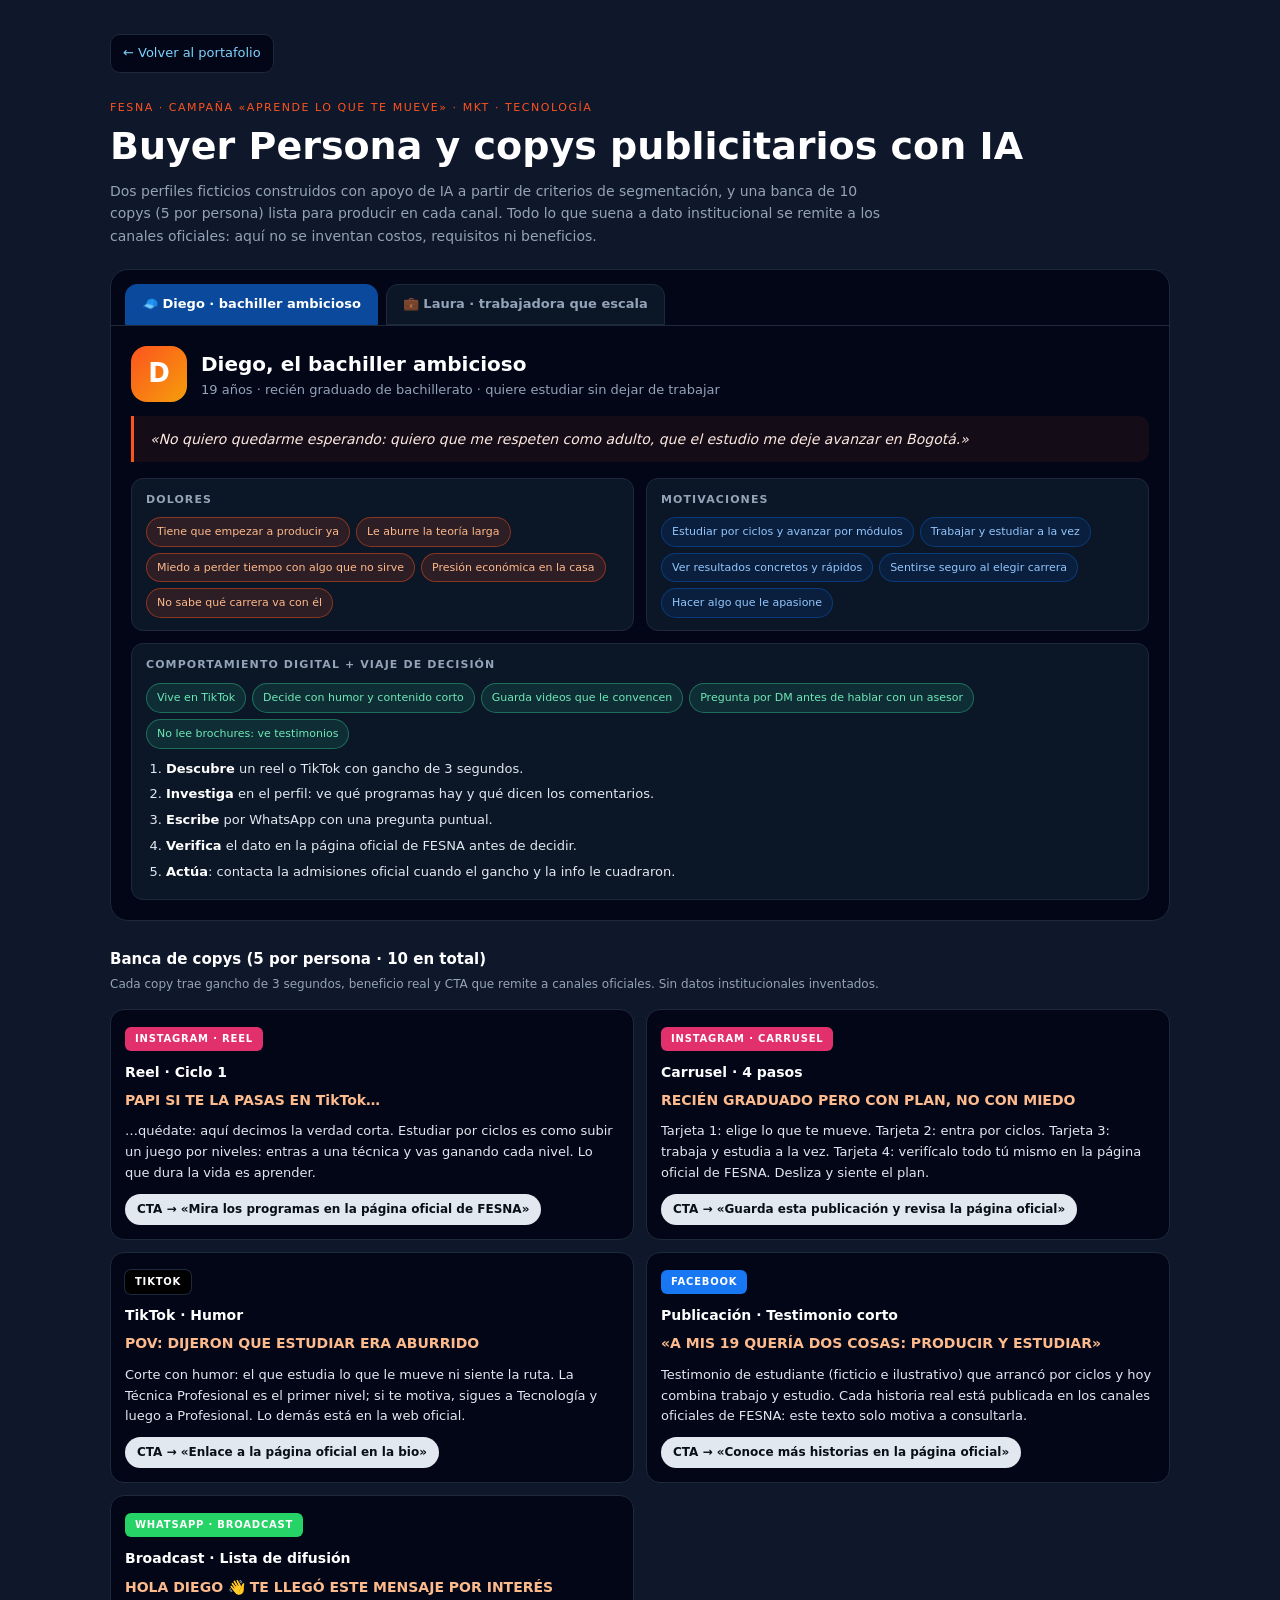
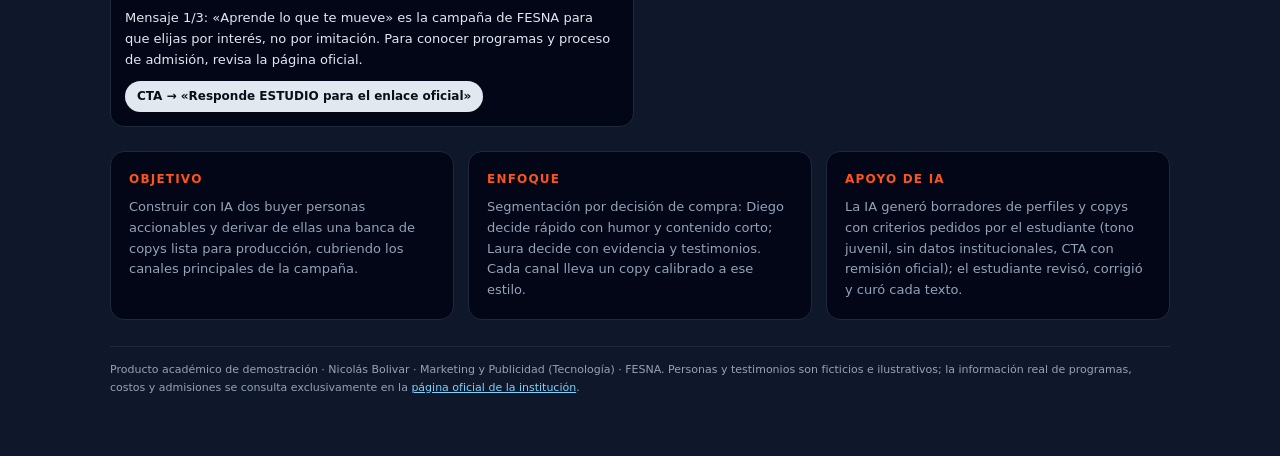
<file: multimedia/mkt-tec-buyer.html>
<!DOCTYPE html>
<html lang="es">
<head>
<meta charset="utf-8">
<meta name="viewport" content="width=device-width, initial-scale=1">
<title>Buyer Persona y copys con IA · Marketing y Publicidad · FESNA</title>
<meta name="description" content="Fichas de buyer persona y copys publicitarios por canal de la campaña Aprende lo que te mueve de FESNA. Producto académico de Marketing y Publicidad (Tecnología).">
<link rel="stylesheet" href="../styles.css">
<style>
:root{
  --panel:#0f172a; --card:#020617; --line:#1e293b; --txt:#e2e8f0; --muted:#94a3b8;
  --blue:#0A499C; --orange:#FD531E; --green:#34d399;
}
*{box-sizing:border-box}
body.media-page{margin:0;background:var(--panel);color:var(--txt);font-family:'Poppins','Segoe UI',system-ui,sans-serif;line-height:1.6}
.media-wrap{width:min(1060px,calc(100% - 40px));margin-inline:auto;padding:34px 0 60px}
.back-link{display:inline-block;color:#7dd3fc;text-decoration:none;font-size:13px;padding:8px 12px;border:1px solid var(--line);border-radius:10px;background:var(--card)}
.back-link:hover{border-color:var(--blue)}
.page-header{margin:26px 0 22px}
.page-header .kicker{margin:0 0 8px;color:var(--orange);font-size:11px;letter-spacing:.14em;text-transform:uppercase}
.page-header h1{margin:0 0 10px;font-size:clamp(26px,4vw,38px);line-height:1.2;color:#fff}
.page-header .lede{margin:0;color:var(--muted);font-size:14px;max-width:780px}
.media-section{margin-top:10px}

/* ---- panel pestañas ---- */
.persona-panel{background:var(--card);border:1px solid var(--line);border-radius:18px;overflow:hidden}
.tabs{display:flex;gap:8px;padding:14px 14px 0;flex-wrap:wrap}
.tab{cursor:pointer;border:1px solid var(--line);background:#0b1626;color:var(--muted);font-family:inherit;font-size:13px;font-weight:600;padding:9px 16px;border-radius:12px 12px 0 0;transition:.15s}
.tab:hover{color:#fff}
.tab.is-active{background:var(--blue);border-color:var(--blue);color:#fff}
.tab .dot{display:inline-block;width:10px;height:10px;border-radius:50%;margin-right:7px;vertical-align:middle}
.persona-body{padding:20px;border-top:1px solid var(--line)}
.persona-head{display:flex;gap:14px;align-items:center;flex-wrap:wrap;margin-bottom:12px}
.persona-avatar{width:56px;height:56px;border-radius:16px;display:grid;place-items:center;font-size:26px;font-weight:700;color:#fff;flex:none}
.persona-head h2{margin:0;font-size:20px;color:#fff}
.persona-head .rol{margin:0;font-size:13px;color:var(--muted)}
.cita{margin:14px 0 16px;padding:12px 16px;border-left:3px solid var(--orange);background:rgba(253,83,30,.07);border-radius:0 10px 10px 0;font-style:italic;color:#fde8df;font-size:14px}
.grid-dos{display:grid;grid-template-columns:1fr 1fr;gap:12px;margin-bottom:12px}
.mini-card{border:1px solid var(--line);border-radius:12px;padding:12px 14px;background:#0b1626}
.mini-card h3{margin:0 0 8px;font-size:11px;letter-spacing:.1em;text-transform:uppercase;color:var(--muted)}
.chips-set{display:flex;flex-wrap:wrap;gap:6px}
.chips-set .chip-s{font-size:11px;padding:5px 10px;border-radius:999px}
.chip-dolor{background:rgba(253,83,30,.14);color:#fdba8c;border:1px solid rgba(253,83,30,.45)}
.chip-motiv{background:rgba(10,73,156,.2);color:#93c5fd;border:1px solid rgba(10,73,156,.65)}
.chip-digital{background:rgba(52,211,153,.12);color:#6ee7b7;border:1px solid rgba(52,211,153,.4)}
.viaje{border:1px solid var(--line);border-radius:12px;padding:12px 14px;background:#0b1626}
.viaje h3{margin:0 0 10px;font-size:11px;letter-spacing:.1em;text-transform:uppercase;color:var(--muted)}
.viaje ol{margin:0;padding-left:20px;font-size:13px;color:var(--txt)}
.viaje li{margin-bottom:5px}
.viaje li b{color:#fff}

/* ---- copys ---- */
.copys-title{margin:26px 0 4px;font-size:15px;color:#fff}
.copys-sub{margin:0 0 14px;font-size:12px;color:var(--muted)}
.copys{display:grid;grid-template-columns:1fr 1fr;gap:12px}
.copy-card{border:1px solid var(--line);border-radius:14px;padding:14px;background:var(--card)}
.copy-tag{display:inline-block;font-size:10px;font-weight:700;letter-spacing:.08em;text-transform:uppercase;color:#fff;padding:4px 10px;border-radius:6px;margin-bottom:10px}
.copy-card h3{margin:0 0 6px;font-size:14px;color:#fff}
.copy-card .gancho{margin:0 0 10px;font-size:14px;font-weight:600;color:#fdba8c}
.copy-card p{margin:0 0 10px;font-size:13px;color:var(--txt)}
.copy-cta{display:inline-block;font-size:12px;font-weight:600;color:#071018;background:#e2e8f0;padding:6px 12px;border-radius:999px}

/* ---- cierre ---- */
.mediacards{display:grid;grid-template-columns:repeat(3,1fr);gap:14px;margin-top:24px}
.mediacard{background:var(--card);border:1px solid var(--line);border-radius:14px;padding:18px}
.mediacard h3{margin:0 0 8px;font-size:12px;letter-spacing:.1em;text-transform:uppercase;color:var(--orange)}
.mediacard p{margin:0;font-size:13px;color:var(--muted)}
.page-footer{margin-top:26px;padding-top:14px;border-top:1px solid var(--line);font-size:11px;color:var(--muted)}
.page-footer a{color:#7dd3fc}
[hidden]{display:none !important}
@media (max-width:760px){
  .grid-dos,.copys,.mediacards{grid-template-columns:1fr}
}
@media (max-width:700px){
  .persona-body{padding:14px}
}
</style>
</head>
<body class="media-page">
<div class="media-wrap">
  <a class="back-link" href="../index.html#productos">← Volver al portafolio</a>

  <header class="page-header">
    <p class="kicker">FESNA · CAMPAÑA «APRENDE LO QUE TE MUEVE» · MKT · TECNOLOGÍA</p>
    <h1>Buyer Persona y copys publicitarios con IA</h1>
    <p class="lede">Dos perfiles ficticios construidos con apoyo de IA a partir de criterios de segmentación, y una banca de 10 copys (5 por persona) lista para producir en cada canal. Todo lo que suena a dato institucional se remite a los canales oficiales: aquí no se inventan costos, requisitos ni beneficios.</p>
  </header>

  <section class="media-section" aria-label="Buyer personas y copys">
    <div class="persona-panel">
      <div class="tabs" role="tablist">
        <button class="tab is-active" id="tab-diego" role="tab" aria-selected="true" aria-controls="panel-diego">🧢 Diego · bachiller ambicioso</button>
        <button class="tab" id="tab-laura" role="tab" aria-selected="false" aria-controls="panel-laura">💼 Laura · trabajadora que escala</button>
      </div>

      <!-- ============ PERSONA 1 · DIEGO ============ -->
      <div class="persona-body" id="panel-diego" role="tabpanel">
        <div class="persona-head">
          <div class="persona-avatar" style="background:linear-gradient(135deg,#FD531E,#F59E0B)">D</div>
          <div>
            <h2>Diego, el bachiller ambicioso</h2>
            <p class="rol">19 años · recién graduado de bachillerato · quiere estudiar sin dejar de trabajar</p>
          </div>
        </div>
        <p class="cita">«No quiero quedarme esperando: quiero que me respeten como adulto, que el estudio me deje avanzar en Bogotá.»</p>
        <div class="grid-dos">
          <div class="mini-card">
            <h3>Dolores</h3>
            <div class="chips-set">
              <span class="chip-s chip-dolor">Tiene que empezar a producir ya</span>
              <span class="chip-s chip-dolor">Le aburre la teoría larga</span>
              <span class="chip-s chip-dolor">Miedo a perder tiempo con algo que no sirve</span>
              <span class="chip-s chip-dolor">Presión económica en la casa</span>
              <span class="chip-s chip-dolor">No sabe qué carrera va con él</span>
            </div>
          </div>
          <div class="mini-card">
            <h3>Motivaciones</h3>
            <div class="chips-set">
              <span class="chip-s chip-motiv">Estudiar por ciclos y avanzar por módulos</span>
              <span class="chip-s chip-motiv">Trabajar y estudiar a la vez</span>
              <span class="chip-s chip-motiv">Ver resultados concretos y rápidos</span>
              <span class="chip-s chip-motiv">Sentirse seguro al elegir carrera</span>
              <span class="chip-s chip-motiv">Hacer algo que le apasione</span>
            </div>
          </div>
        </div>
        <div class="viaje">
          <h3>Comportamiento digital + viaje de decisión</h3>
          <div class="chips-set" style="margin-bottom:10px">
            <span class="chip-s chip-digital">Vive en TikTok</span>
            <span class="chip-s chip-digital">Decide con humor y contenido corto</span>
            <span class="chip-s chip-digital">Guarda videos que le convencen</span>
            <span class="chip-s chip-digital">Pregunta por DM antes de hablar con un asesor</span>
            <span class="chip-s chip-digital">No lee brochures: ve testimonios</span>
          </div>
          <ol>
            <li><b>Descubre</b> un reel o TikTok con gancho de 3 segundos.</li>
            <li><b>Investiga</b> en el perfil: ve qué programas hay y qué dicen los comentarios.</li>
            <li><b>Escribe</b> por WhatsApp con una pregunta puntual.</li>
            <li><b>Verifica</b> el dato en la página oficial de FESNA antes de decidir.</li>
            <li><b>Actúa</b>: contacta la admisiones oficial cuando el gancho y la info le cuadraron.</li>
          </ol>
        </div>
      </div>

      <!-- ============ PERSONA 2 · LAURA ============ -->
      <div class="persona-body" id="panel-laura" role="tabpanel" hidden>
        <div class="persona-head">
          <div class="persona-avatar" style="background:linear-gradient(135deg,#0A499C,#2563eb)">L</div>
          <div>
            <h2>Laura, la trabajadora que quiere escalar</h2>
            <p class="rol">27 años · auxiliar de comercio · su experiencia no está formalizada</p>
          </div>
        </div>
        <p class="cita">«Llevo años haciendo el trabajo con fe: ahora quiero el título que le respalde a mi talento.»</p>
        <div class="grid-dos">
          <div class="mini-card">
            <h3>Dolores</h3>
            <div class="chips-set">
              <span class="chip-s chip-dolor">Su experiencia no aparece respaldada</span>
              <span class="chip-s chip-dolor">Jornada laboral larga: poco tiempo libre</span>
              <span class="chip-s chip-dolor">Le falta credencial para el próximo ascenso</span>
              <span class="chip-s chip-dolor">Siente que ya es tarde para empezar</span>
              <span class="chip-s chip-dolor">Temor a no acostumbrarse de nuevo al estudio</span>
            </div>
          </div>
          <div class="mini-card">
            <h3>Motivaciones</h3>
            <div class="chips-set">
              <span class="chip-s chip-motiv">Formalizarse con formación por ciclos</span>
              <span class="chip-s chip-motiv">Crecer dentro de la empresa donde ya trabaja</span>
              <span class="chip-s chip-motiv">Horarios compatibles con su trabajo</span>
              <span class="chip-s chip-motiv">Ver historias reales de personas como ella</span>
              <span class="chip-s chip-motiv">Cada ciclo completado es un logro visible</span>
            </div>
          </div>
        </div>
        <div class="viaje">
          <h3>Comportamiento digital + viaje de decisión</h3>
          <div class="chips-set" style="margin-bottom:10px">
            <span class="chip-s chip-digital">Investiga en Facebook por las noches</span>
            <span class="chip-s chip-digital">Decide con testimonios reales</span>
            <span class="chip-s chip-digital">Compara precio-tiempo-beneficio</span>
            <span class="chip-s chip-digital">Guarda publicaciones para revisar este fin de semana</span>
            <span class="chip-s chip-digital">Prefiere escribir en horario no laboral</span>
          </div>
          <ol>
            <li><b>Ve</b> un testimonio en Facebook de alguien parecido a ella.</li>
            <li><b>Guarda</b> la publicación y compara opciones en silencio.</li>
            <li><b>Pregunta</b> por WhatsApp en la noche, con tiempo.</li>
            <li><b>Verifica</b> los canales oficiales para confirmar el proceso.</li>
            <li><b>Commit</b>: decide con evidencia, no con urgencia.</li>
          </ol>
        </div>
      </div>
    </div>

    <!-- ============ COPYS ============ -->
    <h2 class="copys-title">Banca de copys (5 por persona · 10 en total)</h2>
    <p class="copys-sub">Cada copy trae gancho de 3 segundos, beneficio real y CTA que remite a canales oficiales. Sin datos institucionales inventados.</p>

    <div class="copys" id="copys-diego">
      <article class="copy-card">
        <span class="copy-tag" style="background:#E1306C">Instagram · Reel</span>
        <h3>Reel · Ciclo 1</h3>
        <p class="gancho">PAPI SI TE LA PASAS EN TikTok…</p>
        <p>…quédate: aquí decimos la verdad corta. Estudiar por ciclos es como subir un juego por niveles: entras a una técnica y vas ganando cada nivel. Lo que dura la vida es aprender.</p>
        <span class="copy-cta">CTA → «Mira los programas en la página oficial de FESNA»</span>
      </article>
      <article class="copy-card">
        <span class="copy-tag" style="background:#E1306C">Instagram · Carrusel</span>
        <h3>Carrusel · 4 pasos</h3>
        <p class="gancho">RECIÉN GRADUADO PERO CON PLAN, NO CON MIEDO</p>
        <p>Tarjeta 1: elige lo que te mueve. Tarjeta 2: entra por ciclos. Tarjeta 3: trabaja y estudia a la vez. Tarjeta 4: verifícalo todo tú mismo en la página oficial de FESNA. Desliza y siente el plan.</p>
        <span class="copy-cta">CTA → «Guarda esta publicación y revisa la página oficial»</span>
      </article>
      <article class="copy-card">
        <span class="copy-tag" style="background:#000000;box-shadow:0 0 0 1px #1e293b">TikTok</span>
        <h3>TikTok · Humor</h3>
        <p class="gancho">POV: DIJERON QUE ESTUDIAR ERA ABURRIDO</p>
        <p>Corte con humor: el que estudia lo que le mueve ni siente la ruta. La Técnica Profesional es el primer nivel; si te motiva, sigues a Tecnología y luego a Profesional. Lo demás está en la web oficial.</p>
        <span class="copy-cta">CTA → «Enlace a la página oficial en la bio»</span>
      </article>
      <article class="copy-card">
        <span class="copy-tag" style="background:#1877F2">Facebook</span>
        <h3>Publicación · Testimonio corto</h3>
        <p class="gancho">«A MIS 19 QUERÍA DOS COSAS: PRODUCIR Y ESTUDIAR»</p>
        <p>Testimonio de estudiante (ficticio e ilustrativo) que arrancó por ciclos y hoy combina trabajo y estudio. Cada historia real está publicada en los canales oficiales de FESNA: este texto solo motiva a consultarla.</p>
        <span class="copy-cta">CTA → «Conoce más historias en la página oficial»</span>
      </article>
      <article class="copy-card">
        <span class="copy-tag" style="background:#25D366">WhatsApp · Broadcast</span>
        <h3>Broadcast · Lista de difusión</h3>
        <p class="gancho">HOLA DIEGO 👋 TE LLEGÓ ESTE MENSAJE POR INTERÉS</p>
        <p>Mensaje 1/3: «Aprende lo que te mueve» es la campaña de FESNA para que elijas por interés, no por imitación. Para conocer programas y proceso de admisión, revisa la página oficial.</p>
        <span class="copy-cta">CTA → «Responde ESTUDIO para el enlace oficial»</span>
      </article>
    </div>

    <div class="copys" id="copys-laura" hidden>
      <article class="copy-card">
        <span class="copy-tag" style="background:#E1306C">Instagram · Reel</span>
        <h3>Reel · Escalar</h3>
        <p class="gancho">LLEVAS AÑOS HACIENDO EL TRABAJO…</p>
        <p>…ahora haz que se vea. La formación por ciclos suma a tu experiencia real: primero Técnica, luego Tecnología, luego Profesional. La ruta la confirmas en la página oficial de FESNA.</p>
        <span class="copy-cta">CTA → «Consulta la ruta en la página oficial»</span>
      </article>
      <article class="copy-card">
        <span class="copy-tag" style="background:#E1306C">Instagram · Carrusel</span>
        <h3>Carrusel · La ruta</h3>
        <p class="gancho">TU EXPERIENCIA + UN TÍTULO = ASCENSO POSIBLE</p>
        <p>Tarjeta 1: tu experiencia vale. Tarjeta 2: un ciclo la formaliza. Tarjeta 3: estudias compatible con tu trabajo. Tarjeta 4: la oferta y el proceso están en la página oficial de FESNA.</p>
        <span class="copy-cta">CTA → «Revisa la página oficial este fin de semana»</span>
      </article>
      <article class="copy-card">
        <span class="copy-tag" style="background:#000000;box-shadow:0 0 0 1px #1e293b">TikTok</span>
        <h3>TikTok · Día en la vida</h3>
        <p class="gancho">UN DÍA ESTUDIANDO Y TRABAJANDO (SIN DRAMA)</p>
        <p>Formato POV: mañana oficina, noche una clase. La flexibilidad es más plausible cuando cada fase es corta. Lo institucional (horarios y modalidades) se consulta en la página oficial de FESNA.</p>
        <span class="copy-cta">CTA → «Mira las modalidades en la página oficial»</span>
      </article>
      <article class="copy-card">
        <span class="copy-tag" style="background:#1877F2">Facebook</span>
        <h3>Publicación · Testimonio largo</h3>
        <p class="gancho">«LLEVABA AÑOS DE AUXILIAR: QUERÍA QUE ME RESPALDARAN»</p>
        <p>Testimonio ilustrativo de una adulta que volvió a estudiar por ciclos sin rendir su trabajo. Las historias reales y verificadas están en los canales oficiales de FESNA: este texto solo abre la puerta.</p>
        <span class="copy-cta">CTA → «Lee historias reales en la página oficial»</span>
      </article>
      <article class="copy-card">
        <span class="copy-tag" style="background:#25D366">WhatsApp · Broadcast</span>
        <h3>Broadcast · Seguimiento nocturno</h3>
        <p class="gancho">HOLA LAURA 👋 TU CONSULTA DE AYER, RESUMIDA</p>
        <p>Mensaje 2/3: «Si dejaste tu consulta pendiente, este es el recordatorio amable: la oferta completa y el proceso de admisión están en la página oficial de FESNA. Nosotros no manejamos costos ni plazos: también los confirmas ahí.»</p>
        <span class="copy-cta">CTA → «Responde RUTA para recibir el enlace oficial»</span>
      </article>
    </div>
  </section>

  <section class="mediacards" aria-label="Ficha del producto">
    <div class="mediacard"><h3>Objetivo</h3><p>Construir con IA dos buyer personas accionables y derivar de ellas una banca de copys lista para producción, cubriendo los canales principales de la campaña.</p></div>
    <div class="mediacard"><h3>Enfoque</h3><p>Segmentación por decisión de compra: Diego decide rápido con humor y contenido corto; Laura decide con evidencia y testimonios. Cada canal lleva un copy calibrado a ese estilo.</p></div>
    <div class="mediacard"><h3>Apoyo de IA</h3><p>La IA generó borradores de perfiles y copys con criterios pedidos por el estudiante (tono juvenil, sin datos institucionales, CTA con remisión oficial); el estudiante revisó, corrigió y curó cada texto.</p></div>
  </section>

  <footer class="page-footer">Producto académico de demostración · Nicolás Bolivar · Marketing y Publicidad (Tecnología) · FESNA. Personas y testimonios son ficticios e ilustrativos; la información real de programas, costos y admisiones se consulta exclusivamente en la <a href="https://www.nuevaamerica.edu.co/" target="_blank" rel="noopener noreferrer">página oficial de la institución</a>.</footer>
</div>

<script>
(function(){
  var tabDiego=document.getElementById('tab-diego');
  var tabLaura=document.getElementById('tab-laura');
  var panelDiego=document.getElementById('panel-diego');
  var panelLaura=document.getElementById('panel-laura');
  var copysDiego=document.getElementById('copys-diego');
  var copysLaura=document.getElementById('copys-laura');

  function setPersona(which){
    var diego = which === 'diego';
    tabDiego.classList.toggle('is-active', diego);
    tabLaura.classList.toggle('is-active', !diego);
    tabDiego.setAttribute('aria-selected', diego ? 'true' : 'false');
    tabLaura.setAttribute('aria-selected', diego ? 'false' : 'true');
    panelDiego.hidden = !diego;
    panelLaura.hidden = diego;
    copysDiego.hidden = !diego;
    copysLaura.hidden = diego;
  }
  tabDiego.addEventListener('click', function(){ setPersona('diego'); });
  tabLaura.addEventListener('click', function(){ setPersona('laura'); });
})();
</script>
</body>
</html>
</file>
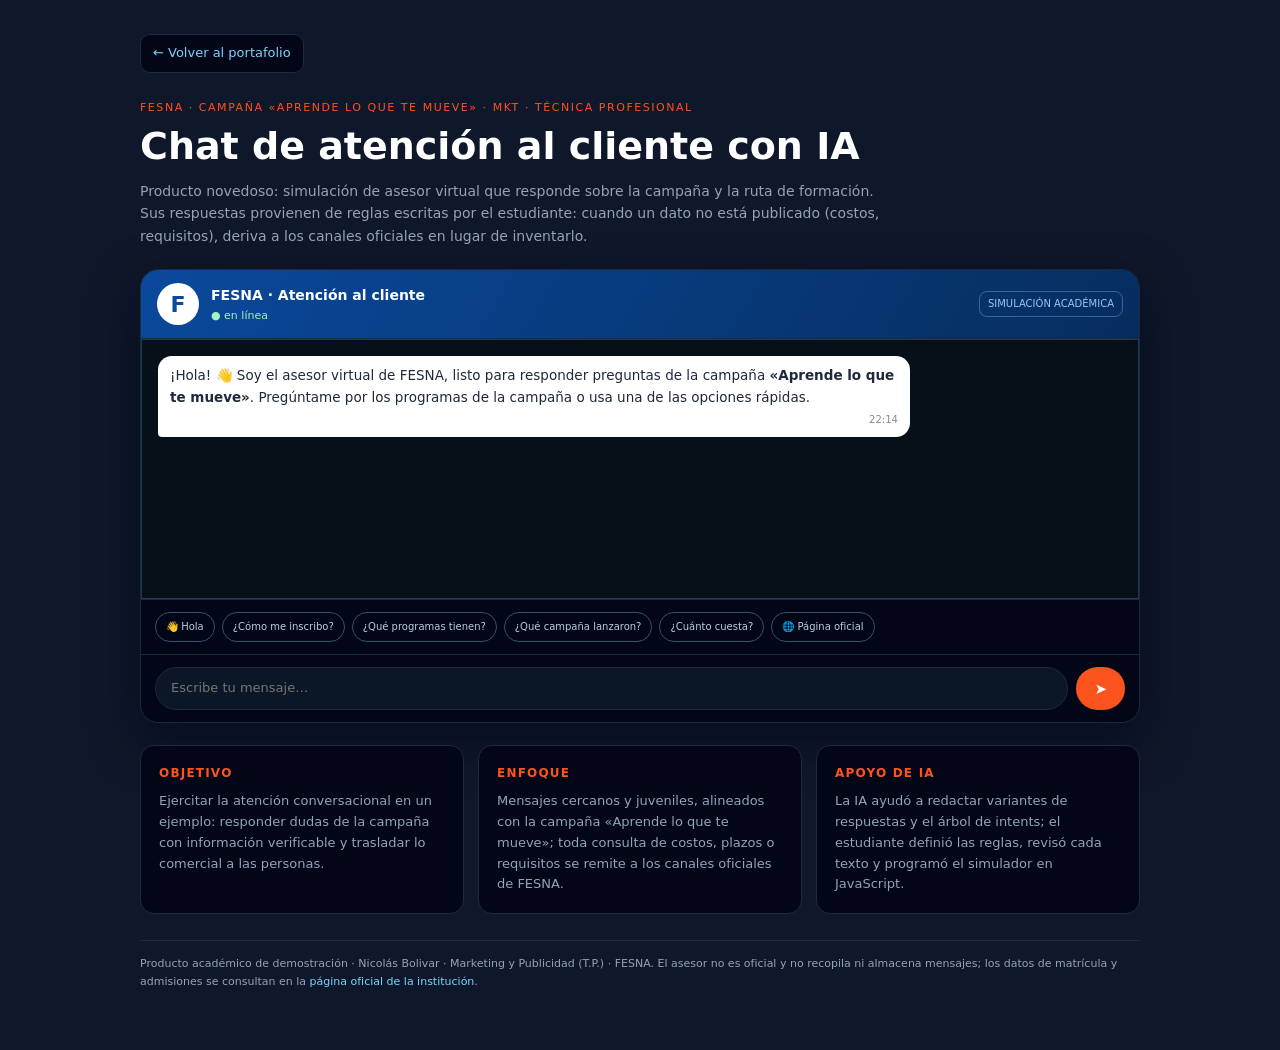
<file: multimedia/mkt-tp-chat.html>
<!DOCTYPE html>
<html lang="es">
<head>
<meta charset="utf-8">
<meta name="viewport" content="width=device-width, initial-scale=1">
<title>Chat de atención al cliente · Marketing y Publicidad · FESNA</title>
<meta name="description" content="Simulación de asesor virtual de la campaña Aprende lo que te mueve de FESNA. Producto académico de Marketing y Publicidad (T.P.).">
<link rel="stylesheet" href="../styles.css">
<style>
:root{
  --panel:#0f172a; --card:#020617; --line:#1e293b; --txt:#e2e8f0; --muted:#94a3b8;
  --blue:#0A499C; --orange:#FD531E; --user:#dcf8c6; --user-ink:#1e293b;
}
*{box-sizing:border-box}
body.media-page{margin:0;background:var(--panel);color:var(--txt);font-family:'Poppins','Segoe UI',system-ui,sans-serif;line-height:1.6}
.media-wrap{width:min(1000px,calc(100% - 40px));margin-inline:auto;padding:34px 0 60px}
.back-link{display:inline-block;color:#7dd3fc;text-decoration:none;font-size:13px;padding:8px 12px;border:1px solid var(--line);border-radius:10px;background:var(--card)}
.back-link:hover{border-color:var(--blue)}
a{text-decoration:none}
.page-header{margin:26px 0 22px}
.page-header .kicker{margin:0 0 8px;color:var(--orange);font-size:11px;letter-spacing:.14em;text-transform:uppercase}
.page-header h1{margin:0 0 10px;font-size:clamp(26px,4vw,38px);line-height:1.2;color:#fff}
.page-header .lede{margin:0;color:var(--muted);font-size:14px;max-width:760px}
.chat-app{background:var(--card);border:1px solid var(--line);border-radius:18px;overflow:hidden;box-shadow:0 18px 48px rgba(2,6,23,.55)}
.chat-head{display:flex;align-items:center;gap:12px;padding:13px 16px;background:linear-gradient(120deg,var(--blue),#062d5e);border-bottom:1px solid var(--line)}
.chat-head .avatar{width:42px;height:42px;border-radius:50%;display:grid;place-items:center;background:#fff;color:var(--blue);font-weight:700;font-size:22px}
.chat-head .who span{display:block}
.chat-head .name{font-size:14px;font-weight:600;color:#fff}
.chat-head .status{font-size:11px;color:#a5f3c0}
.chat-head .tag{margin-left:auto;font-size:10px;color:#93c5fd;border:1px solid rgba(147,197,253,.35);padding:4px 8px;border-radius:8px}
.chat-log{height:420px;overflow-y:auto;padding:16px;display:flex;flex-direction:column;gap:10px;background:#071018}
.msg{display:flex;gap:8px;align-items:flex-end;max-width:78%}
.msg.assistant{margin-right:auto}
.msg.user{margin-left:auto;flex-direction:row-reverse}
.bubble{padding:9px 12px;border-radius:14px;font-size:13.5px}
.msg.assistant .bubble{background:#fff;color:var(--user-ink);border-bottom-left-radius:4px}
.msg.user .bubble{background:var(--user);color:var(--user-ink);border-bottom-right-radius:4px}
.bubble .clock{display:block;margin-top:4px;font-size:10px;color:rgba(30,41,59,.55);text-align:right}
.dots{display:inline-flex;gap:4px;padding:10px 12px}
.dots i{width:7px;height:7px;border-radius:50%;background:#94a3b8;animation:blink 1.2s infinite}
.dots i:nth-child(2){animation-delay:.2s}
.dots i:nth-child(3){animation-delay:.4s}
@keyframes blink{0%,80%,100%{opacity:.25}40%{opacity:1}}
.chat-quick{display:flex;flex-wrap:wrap;gap:7px;padding:12px 14px;border-top:1px solid var(--line)}
.chip{cursor:pointer;border:1px solid var(--line);background:#0b1626;color:var(--txt);font-size:12px;padding:7px 11px;border-radius:999px;transition:.15s}
.chip:hover{border-color:var(--orange);color:#fff}
.chat-form{display:flex;gap:8px;padding:12px 14px;border-top:1px solid var(--line)}
.chat-form input{flex:1;min-width:0;background:#0b1626;border:1px solid var(--line);color:var(--txt);border-radius:999px;padding:10px 15px;font-size:13px}
.chat-form input:focus-visible{outline:2px solid var(--blue)}
.chat-form button{background:var(--orange);border:0;color:#fff;border-radius:999px;padding:9px 18px;font-size:15px;cursor:pointer}
.chat-form button:hover{filter:brightness(1.1)}
.bubble a{color:#0369a1;font-weight:600;text-decoration:underline}
.mediacards{display:grid;grid-template-columns:repeat(3,1fr);gap:14px;margin-top:22px}
.mediacard{background:var(--card);border:1px solid var(--line);border-radius:14px;padding:18px}
.mediacard h3{margin:0 0 8px;font-size:12px;letter-spacing:.1em;text-transform:uppercase;color:var(--orange)}
.mediacard p{margin:0;font-size:13px;color:var(--muted)}
.page-footer{margin-top:26px;padding-top:14px;border-top:1px solid var(--line);font-size:11px;color:var(--muted)}
@media (max-width:760px){.mediacards{grid-template-columns:1fr}.msg{max-width:92%}}
</style>
</head>
<body class="media-page">
<div class="media-wrap">
  <a class="back-link" href="../index.html#productos">← Volver al portafolio</a>

  <header class="page-header">
    <p class="kicker">FESNA · CAMPAÑA «APRENDE LO QUE TE MUEVE» · MKT · TÉCNICA PROFESIONAL</p>
    <h1>Chat de atención al cliente con IA</h1>
    <p class="lede">Producto novedoso: simulación de asesor virtual que responde sobre la campaña y la ruta de formación. Sus respuestas provienen de reglas escritas por el estudiante: cuando un dato no está publicado (costos, requisitos), deriva a los canales oficiales en lugar de inventarlo.</p>
  </header>

  <section class="media-section" aria-label="Simulador de chat">
    <div class="chat-app">
      <div class="chat-head">
        <div class="avatar">F</div>
        <div class="who"><span class="name">FESNA · Atención al cliente</span><span class="status">● en línea</span></div>
        <span class="tag">SIMULACIÓN ACADÉMICA</span>
      </div>
      <div class="chat-log" id="chatLog" role="log" aria-live="polite"></div>
      <div class="chat-quick" role="group" aria-label="Preguntas rápidas">
        <button class="chip" data-q="Hola">👋 Hola</button>
        <button class="chip" data-q="¿Cómo me inscribo?">¿Cómo me inscribo?</button>
        <button class="chip" data-q="¿Qué programas tienen?">¿Qué programas tienen?</button>
        <button class="chip" data-q="¿Qué campaña lanzaron?">¿Qué campaña lanzaron?</button>
        <button class="chip" data-q="¿Cuánto cuesta?">¿Cuánto cuesta?</button>
        <button class="chip" data-q="Página oficial">🌐 Página oficial</button>
      </div>
      <form class="chat-form" id="chatForm">
        <label class="sr-only" for="chatText" style="position:absolute;width:1px;height:1px;overflow:hidden;clip:rect(0 0 0 0)">Escribe tu mensaje</label>
        <input id="chatText" autocomplete="off" placeholder="Escribe tu mensaje…">
        <button type="submit" aria-label="Enviar">➤</button>
      </form>
    </div>
  </section>

  <section class="mediacards" aria-label="Ficha del producto">
    <div class="mediacard"><h3>Objetivo</h3><p>Ejercitar la atención conversacional en un ejemplo: responder dudas de la campaña con información verificable y trasladar lo comercial a las personas.</p></div>
    <div class="mediacard"><h3>Enfoque</h3><p>Mensajes cercanos y juveniles, alineados con la campaña «Aprende lo que te mueve»; toda consulta de costos, plazos o requisitos se remite a los canales oficiales de FESNA.</p></div>
    <div class="mediacard"><h3>Apoyo de IA</h3><p>La IA ayudó a redactar variantes de respuestas y el árbol de intents; el estudiante definió las reglas, revisó cada texto y programó el simulador en JavaScript.</p></div>
  </section>

  <footer class="page-footer">Producto académico de demostración · Nicolás Bolivar · Marketing y Publicidad (T.P.) · FESNA. El asesor no es oficial y no recopila ni almacena mensajes; los datos de matrícula y admisiones se consultan en la <a href="https://www.nuevaamerica.edu.co/" target="_blank" rel="noopener noreferrer" style="color:#7dd3fc">página oficial de la institución</a>.</footer>
</div>

<script>
(function(){
  var log=document.getElementById('chatLog');
  var form=document.getElementById('chatForm');
  var input=document.getElementById('chatText');
  var OFICIAL='<a href="https://www.nuevaamerica.edu.co/" target="_blank" rel="noopener noreferrer">página oficial de FESNA</a>';

  function clock(){
    var d=new Date();
    return ('0'+d.getHours()).slice(-2)+':'+('0'+d.getMinutes()).slice(-2);
  }
  function bubble(kind,html){
    var wrap=document.createElement('div');
    wrap.className='msg '+kind;
    var b=document.createElement('div');
    b.className='bubble';
    b.innerHTML=html+'<span class="clock">'+clock()+'</span>';
    wrap.appendChild(b);
    log.appendChild(wrap);
    log.scrollTop=log.scrollHeight;
    return wrap;
  }
  function typing(cb){
    var t=bubble('assistant','<span class="dots"><i></i><i></i><i></i></span>');
    setTimeout(function(){
      t.parentNode.removeChild(t);
      cb();
    },700+Math.random()*500);
  }
  function link(url,label){return '<a href="'+url+'" target="_blank" rel="noopener noreferrer">'+label+'</a>';}

  var INTENTS=[
    {re:/(hola|buenas|cari|saludos|hey)/i, a:'¡Hola! 👋 Soy el asesor virtual de FESNA. Cuéntame qué te mueve: ¿estás buscando formación por ciclos, tecnología o un profesional? Te cuento sobre la campaña «Aprende lo que te mueve» y sobre cómo seguir el proceso.<br>'},
    {re:/(inscri|ingresar|matric|admi[sb]|registrar)/i, a:'El proceso de admisión lo administra directamente la universidad 📋. Por eso no te paso plazos ni requisitos desde aquí (no quiero darte una versión desactualizada). Consulta paso a paso en los canales oficiales: '+link('https://www.nuevaamerica.edu.co/','nuevaamerica.edu.co')+' — y pregunta por la ruta «Aprende lo que te mueve».'},
    {re:/(programa|carrera|cursos|oferta|estudiar qué|que tienen)/i, a:'En FESNA hay formación por ciclos (Técnica Profesional → Tecnología → Profesional) en cuatro áreas de esta campaña: <b>Administración de Empresas</b>, <b>Contaduría Pública</b>, <b>Ingeniería de Sistemas</b> y <b>Marketing y Publicidad</b> 🎯. La oferta completa y los registros oficiales están en la <b>'+OFICIAL+'</b>.'},
    {re:/(campan|campañ|aprende lo que|mueve|lanzaron)/i, a:'La campaña de este semestre es <b>«Aprende lo que te mueve»</b> 🚀. La idea: que elijas tu carrera por lo que te interesa, no por lo que “deberías” estudiar, y que lo hagas por ciclos, avanzando paso a paso. ¿Quieres que te cuente qué programas participan?'},
    {re:/(costo|precio|cuanto|valor|matricula|dinero|pago)/i, a:'Los valores de matrícula y opciones de financiación los maneja directamente la universidad 💸. No tengo cifras para no inventarte nada: confírmalo en la <b>'+OFICIAL+'</b> o por los canales oficiales de admisiones.'},
    {re:/(asesor|humano|hable con|persona real)/i, a:'Claro 🙂. Para hablar con un asesor humano, el canal oficial es la sección de contactos en <b>'+OFICIAL+'</b>. Yo solo soy una simulación académica.'},
    {re:/(pagina oficial|página oficial|sitio web|web oficial|nuevaamerica)/i, a:'Por supuesto 🌐. El sitio institucional es <b>'+link('https://www.nuevaamerica.edu.co/','nuevaamerica.edu.co')+'</b>; ahí están carreras, admisiones y etiquetas para atender tus dudas oficiales.'},
    {re:/(gracias|chao|adios|bye|listo)/i, a:'¡Con gusto! 🎓 Recuerda revisar siempre los datos en la <b>'+OFICIAL+'</b>. ¡Éxitos con tu decisión!'}
  ];
  var FALLBACK='Mmm, esa pregunta no tengo todavía en mi base de la campaña 🤔. Puedo contarte sobre la campaña «Aprende lo que te mueve», los cuatro programas del portafolio y cómo seguir con admisiones. Para cualquier dato oficial, entra a <b>'+OFICIAL+'</b>.';

  function answer(text){
    for(var i=0;i<INTENTS.length;i++){
      if(INTENTS[i].re.test(text)) return INTENTS[i].a;
    }
    return FALLBACK;
  }
  function send(text){
    var clean=(text||'').trim();
    if(!clean) return;
    bubble('user',clean);
    input.value='';
    typing(function(){
      bubble('assistant',answer(clean));
    });
  }
  var GREETING='¡Hola! 👋 Soy el asesor virtual de FESNA, listo para responder preguntas de la campaña <b>«Aprende lo que te mueve»</b>. Pregúntame por los programas de la campaña o usa una de las opciones rápidas.';
  bubble('assistant',GREETING);

  form.addEventListener('submit',function(e){
    e.preventDefault();
    send(input.value);
  });
  Array.prototype.forEach.call(document.querySelectorAll('.chip'),function(c){
    c.addEventListener('click',function(){send(c.getAttribute('data-q'));});
  });
})();
</script>
</body>
</html>
</file>
<file: styles.css>
/* Responsive visual system for the FESNA portfolio. */
:root{--ink:#101b31;--ink-soft:#314057;--muted:#67758a;--paper:#f6f7f8;--white:#fff;--line:#dce1e7;--blue:#2673e8;--cyan:#55d6c6;--green:#9be9b1;--violet:#ab9cff;--red:#c63b3b;--mono:'DM Mono',monospace;--sans:'DM Sans',Arial,sans-serif;--display:'Manrope',Arial,sans-serif;--wrap:1160px}
*{box-sizing:border-box}html{scroll-behavior:smooth;scroll-padding-top:84px}body{margin:0;background:var(--paper);color:var(--ink);font-family:var(--sans);font-size:16px;line-height:1.65;-webkit-font-smoothing:antialiased}a{color:inherit}button,input{font:inherit}.section-wrap{width:min(var(--wrap),calc(100% - 64px));margin-inline:auto}.section-pad{padding-block:112px}.skip-link{position:absolute;top:-60px;left:16px;padding:10px 16px;background:#fff;color:var(--ink);z-index:20}.skip-link:focus{top:12px}.visually-hidden{position:absolute;width:1px;height:1px;padding:0;margin:-1px;overflow:hidden;clip:rect(0,0,0,0);white-space:nowrap;border:0}
.site-header{height:76px;position:sticky;top:0;z-index:10;display:flex;align-items:center;justify-content:space-between;padding:0 max(32px,calc((100% - var(--wrap))/2));background:rgba(16,27,49,.96);color:#fff;border-bottom:1px solid rgba(255,255,255,.11);backdrop-filter:blur(16px)}.brand{display:flex;gap:12px;align-items:center;text-decoration:none}.brand-mark,.final-mark{font-family:var(--display);font-size:28px;letter-spacing:-2px;font-weight:800;color:#fff}.brand-mark span,.final-mark span{color:var(--cyan)}.brand-copy{display:grid;line-height:1.2}.brand-copy strong{font-size:13px;letter-spacing:.02em}.brand-copy small{font-size:10px;color:#a8b5c9;margin-top:4px}.main-nav{display:flex;gap:29px;align-items:center}.main-nav a{font-size:12px;color:#c1cbda;text-decoration:none;transition:color .2s}.main-nav a:hover,.main-nav a:focus-visible{color:var(--cyan)}.menu-toggle{display:none;background:none;border:0;color:#fff;font-size:13px}
.hero{position:relative;min-height:640px;padding-top:107px;padding-bottom:86px;display:grid;grid-template-columns:1.04fr .96fr;align-items:center;gap:50px;color:#fff}.hero:before{content:"";position:absolute;z-index:-1;left:50%;top:0;bottom:0;width:100vw;transform:translateX(-50%);background:radial-gradient(ellipse at 78% 50%,#1c3650 0,#101b31 44%,#101b31 100%)}.eyebrow,.section-kicker,.mini-label,.storyboard-top,.program-area,.process-type,.window-foot,.results-count,.source-note,.hero-bottom,.storyboard-note{font-family:var(--mono);font-size:10px;letter-spacing:.085em}.eyebrow{color:#b7c4d6;display:flex;gap:11px;align-items:center;margin:0 0 25px}.eyebrow-line{width:25px;height:1px;background:var(--cyan)}h1,h2,h3,p{margin-top:0}.hero h1{font-family:var(--display);font-size:clamp(44px,5vw,66px);line-height:1.09;letter-spacing:-.052em;margin:0 0 24px;font-weight:700}.hero h1 span{color:var(--cyan)}.hero-lede{max-width:525px;color:#bdc8d8;font-size:16px;line-height:1.85;margin-bottom:32px}.hero-actions{display:flex;gap:13px;align-items:center;flex-wrap:wrap}.button{display:inline-flex;align-items:center;gap:16px;min-height:48px;padding:0 18px;text-decoration:none;font-size:12px;font-weight:700;transition:transform .2s,background .2s}.button:hover{transform:translateY(-2px)}.button-primary{background:var(--cyan);color:#102338}.button-primary:hover{background:#78e8db}.button-quiet{color:#d3deeb;border:1px solid #42536a}.hero-meta{display:flex;align-items:center;gap:9px;color:#8999b0;font-size:11px;margin-top:36px}.status-dot{width:7px;height:7px;background:#63d6a8;border-radius:50%;box-shadow:0 0 0 4px rgba(99,214,168,.14)}
.hero-art{min-height:370px;position:relative;display:grid;place-items:center}.art-orbit{position:absolute;border:1px solid rgba(111,167,203,.19);border-radius:50%;transform:rotate(-24deg)}.orbit-one{width:460px;height:230px}.orbit-two{width:390px;height:315px;transform:rotate(28deg)}.art-window{position:relative;z-index:1;width:min(405px,100%);background:#192a40;border:1px solid #3d5066;box-shadow:0 25px 80px rgba(0,0,0,.26);transform:rotate(-2deg)}.window-bar{height:35px;display:flex;gap:5px;align-items:center;padding:0 12px;border-bottom:1px solid #34475c}.window-bar>span{width:6px;height:6px;border-radius:50%;background:#71849b}.window-bar>span:first-child{background:#ef7771}.window-bar>span:nth-child(2){background:#eabf62}.window-bar>span:nth-child(3){background:#70c69b}.window-bar i{margin-left:auto;color:#8292a8;font:9px var(--mono);font-style:normal}.window-content{min-height:223px;padding:30px 24px;display:flex;align-items:center;justify-content:space-between}.code-lines{color:#d0d9e5;font:12px/2 var(--mono);white-space:nowrap}.code-lines b{font-weight:400;color:#61758d;margin-right:14px}.code-lines code{color:var(--cyan)}.code-lines em{font-style:normal;color:#f5bd73;margin-left:7px}.node-map{position:relative;width:160px;height:160px}.node{position:absolute;z-index:2;display:grid;place-items:center;width:43px;height:43px;border-radius:13px;background:#233a53;border:1px solid #526a82;color:#fff;font:12px var(--mono);box-shadow:0 9px 25px #111d2b}.node-a{left:13px;top:8px;color:var(--cyan)}.node-b{right:5px;top:44px;color:#ffd080}.node-c{left:48px;bottom:7px;color:#bcaeff}.node-d{left:2px;bottom:44px;color:#91e5a7}.link{position:absolute;height:1px;background:#66869e;transform-origin:left}.link-a{width:83px;left:48px;top:37px;transform:rotate(25deg)}.link-b{width:69px;left:35px;top:54px;transform:rotate(65deg)}.link-c{width:88px;left:42px;top:117px;transform:rotate(-47deg)}.window-foot{display:flex;justify-content:space-between;padding:12px 16px;color:#8292a8;border-top:1px solid #34475c;font-size:8px}.art-caption{position:absolute;z-index:2;bottom:14px;right:0;display:flex;gap:10px;align-items:center;padding:11px 14px;background:#24374e;border:1px solid #40566d;box-shadow:0 12px 30px #101b31}.caption-star{font-size:24px;color:var(--cyan)}.art-caption span:last-child{display:grid}.art-caption strong{font-size:10px}.art-caption small{font-size:9px;color:#a9b8c9;margin-top:2px}.hero-bottom{position:absolute;bottom:28px;left:0;right:0;display:flex;justify-content:space-between;color:#8292a8;font-size:9px}
.section-kicker{color:#6d8198;margin-bottom:21px}.intro-grid{display:grid;grid-template-columns:1fr 1fr;gap:70px}.intro h2,.section-heading h2,.process-heading h2,.responsibility-grid h2,.references-wrap h2{font:700 clamp(32px,4vw,46px)/1.2 var(--display);letter-spacing:-.045em;margin:0}.intro h2 span,.section-heading h2 span,.responsibility-grid h2 span{color:#73859c}.intro-text{max-width:500px}.intro-text p{font-size:15px;color:#526176;line-height:1.9;margin-bottom:14px}.intro-text strong{color:var(--ink)}.profile-tags{display:flex;gap:8px;flex-wrap:wrap;margin-top:24px}.profile-tags span{padding:7px 11px;border:1px solid #d7dde5;color:#53657b;font-size:10px}
.campaign-section{background:#e9edf0}.section-heading{display:flex;justify-content:space-between;align-items:end;gap:50px;margin-bottom:40px}.section-heading>p{width:min(400px,42%);margin:0;color:#5f6d7d;font-size:13px;line-height:1.8}.section-heading h2{font-size:42px}.campaign-card{display:grid;grid-template-columns:.9fr 1.1fr;background:#112039;color:#fff;min-height:450px}.campaign-main{padding:54px 50px;display:flex;flex-direction:column;align-items:flex-start}.mini-label{font-size:9px;color:#8da2bb}.campaign-main h3{font:700 clamp(32px,4vw,47px)/1.13 var(--display);letter-spacing:-.05em;margin:40px 0 17px}.campaign-main h3 span{color:var(--cyan)}.campaign-main p{max-width:375px;color:#aebdd0;font-size:12px;line-height:1.8;margin-bottom:26px}.text-link{margin-top:auto;color:var(--cyan);font-size:11px;text-decoration:none;border-bottom:1px solid #438f95;padding-bottom:5px}.text-link span{padding-left:8px}.storyboard{background:#182b44;padding:27px;display:flex;flex-direction:column;gap:12px}.storyboard-top{display:flex;justify-content:space-between;color:#879db5;font-size:9px;margin-bottom:5px}.story-frame{display:grid;grid-template-columns:56px 100px 1fr;align-items:center;gap:17px;min-height:87px;padding:10px 15px;background:#20364e;border:1px solid #304a63}.frame-number{font:11px var(--mono);color:#7b93ad}.frame-visual{width:68px;height:58px;position:relative;display:grid;place-items:center;background:linear-gradient(135deg,#234d65,#182b44);overflow:hidden}.spark{position:absolute;color:var(--cyan);font-size:23px;top:2px;left:10px}.question-mark{font:700 38px var(--display);color:#fff}.frame-grid{background-image:linear-gradient(rgba(85,214,198,.14) 1px,transparent 1px),linear-gradient(90deg,rgba(85,214,198,.14) 1px,transparent 1px);background-size:13px 13px}.frame-grid span{color:var(--cyan);font:16px var(--mono)}.fesna-type{font:800 18px var(--display);letter-spacing:-1px}.fesna-type span{color:var(--cyan)}.frame-copy b{font:9px var(--mono);color:var(--cyan)}.frame-copy p{font-size:10px;line-height:1.5;color:#d6deea;margin:3px 0 0}.storyboard-note{color:#8095ad;font-size:8px;letter-spacing:.02em;padding-top:4px}.disclaimer{margin-top:18px;display:flex;gap:12px;padding:15px 18px;border:1px solid #d0d9e0;background:rgba(255,255,255,.5);color:#56657a}.disclaimer>span{font-size:17px;color:#316d8e}.disclaimer p{margin:0;font-size:11px;line-height:1.7}.disclaimer strong{color:#283b52}
.process-heading{align-items:start;margin-bottom:37px}.process-heading>p{padding-top:8px}.process-list{border-top:1px solid var(--line)}.process-item{display:grid;grid-template-columns:58px 1fr 100px;gap:24px;padding:27px 0 30px;border-bottom:1px solid var(--line)}.process-no{font:12px var(--mono);color:#4b82bc;padding-top:6px}.process-item h3{font:700 18px var(--display);letter-spacing:-.025em;margin:0 0 8px}.process-item p{max-width:790px;font-size:12px;line-height:1.8;color:#59677b;margin:0 0 11px}.process-outcome{font:10px/1.9 var(--mono);color:#526984}.process-type{text-align:right;color:#8192a5;font-size:9px;padding-top:8px}.tools-row{margin-top:54px;padding:29px;background:#e9edf0;display:grid;grid-template-columns:.72fr 1.28fr;gap:30px;align-items:center}.tools-row .section-kicker{margin-bottom:10px}.tools-row h3{font:700 23px/1.3 var(--display);letter-spacing:-.035em;margin:0}.tool-chips{display:grid;grid-template-columns:repeat(3,1fr);gap:8px}.tool-chips span{padding:12px;background:#f8f9fa;border:1px solid #dde3e8;display:grid}.tool-chips b{font-size:11px}.tool-chips small{font-size:9px;color:#69788a;margin-top:4px;line-height:1.4}.prompt-details{margin-top:16px;border:1px solid var(--line)}.prompt-details summary{list-style:none;padding:14px 18px;font-size:11px;font-weight:700;cursor:pointer}.prompt-details summary::-webkit-details-marker{display:none}.prompt-details summary:after{content:'+';float:right;color:#398582;font-size:17px;line-height:1}.prompt-details[open] summary:after{content:'−'}.prompt-content{padding:0 18px 18px;color:#56657a;font-size:11px;line-height:1.8}.prompt-content p{margin:0 0 10px}.prompt-content blockquote{margin:10px 0;padding:13px 16px;background:#f0f3f5;border-left:2px solid var(--blue);color:#31445c;font-size:11px}.prompt-content .small-note{font-size:10px;color:#758397;margin:0}
.programs-section{background:#101b31;color:#fff}.programs-section .section-kicker{color:#8fa3bb}.programs-section .section-heading{align-items:end}.programs-section .section-heading h2 span{color:#93a9c1}.programs-section .section-heading>p{color:#a8b7c8}.program-controls{display:flex;justify-content:space-between;gap:22px;align-items:center;margin:35px 0 12px}.search-box{height:42px;width:min(310px,100%);display:flex;align-items:center;gap:10px;padding:0 13px;border:1px solid #43546b;background:#17263e;color:#9aacc1}.search-box>span{font-size:23px;line-height:1}.search-box input{min-width:0;width:100%;color:#fff;border:0;outline:0;background:transparent;font-size:11px}.search-box input::placeholder{color:#92a1b4}.search-box:focus-within{border-color:var(--cyan);box-shadow:0 0 0 2px rgba(85,214,198,.16)}.filter-group{display:flex;flex-wrap:wrap;gap:6px}.filter-button{background:transparent;border:1px solid #43546b;color:#bec9d7;padding:9px 12px;font-size:10px;cursor:pointer;transition:.2s}.filter-button:hover,.filter-button.is-active{color:#102338;background:var(--cyan);border-color:var(--cyan)}.filter-button:focus-visible{outline:2px solid #fff;outline-offset:2px}.results-count{color:#8293a8;margin:12px 0;font-size:9px}.program-grid{display:grid;grid-template-columns:repeat(3,1fr);gap:10px}.program-card{min-height:160px;padding:20px 18px;background:#192941;border:1px solid #2d405a;display:flex;flex-direction:column;transition:border-color .2s,transform .2s}.program-card:hover{border-color:#6e9bb5;transform:translateY(-2px)}.program-card[hidden]{display:none}.program-featured{background:#1a3044;border-color:#33546a}.current-program{background:#1c344b;border-color:#57c5b7}.program-area{font-size:8px;color:#92a8bf}.program-area i{float:right;color:var(--cyan);font-style:normal}.program-card h3{font:600 14px/1.45 var(--display);margin:15px 0 18px}.snies{display:flex;gap:15px;margin-top:auto}.snies span{font-size:9px;color:#98a9bc}.snies b{color:#fff;font:11px var(--mono);padding-left:3px}.no-results{padding:25px 0;color:#b2c0d1;font-size:13px}.source-note{color:#8295aa;font-size:9px;line-height:1.8;letter-spacing:.015em;margin:18px 0 0}.source-note em{font-style:italic}
.responsibility-grid{display:grid;grid-template-columns:.8fr 1.2fr;gap:80px}.responsibility-grid>div:first-child>p,.references-wrap>div:first-child>p{color:#647387;font-size:13px;line-height:1.85;max-width:360px;margin-top:23px}.responsibility-cards{display:grid;grid-template-columns:1fr 1fr;gap:10px}.responsibility-cards article{min-height:180px;padding:22px;background:#fff;border:1px solid #e1e5e9}.responsibility-icon{color:#438a92;font-size:20px}.responsibility-cards h3{font:700 14px var(--display);margin:12px 0 7px}.responsibility-cards p{font-size:10px;line-height:1.75;color:#647387;margin:0}.responsibility-cards strong{color:#31445c}
.references-section{background:#e9edf0}.references-wrap{display:grid;grid-template-columns:.8fr 1.2fr;gap:80px}.references-wrap h2{font-size:39px}.references-wrap>div:first-child>p{max-width:400px}.references-list{border-top:1px solid #cbd4dc}.references-list article{display:grid;grid-template-columns:35px 1fr;gap:12px;padding:17px 0;border-bottom:1px solid #cbd4dc}.references-list article>span{font:10px var(--mono);color:#77899d;padding-top:3px}.references-list p{font-size:11px;line-height:1.8;color:#44546a;margin:0}.references-list em{font-style:italic}
.final-note{background:#2673e8;color:#fff;max-width:none;width:100%;padding:45px max(32px,calc((100% - var(--wrap))/2));display:grid;grid-template-columns:55px 1fr auto;gap:22px;align-items:center}.final-mark{font-size:26px}.final-note .section-kicker{color:#c2d9ff;font-size:9px;margin-bottom:8px}.final-note h2{font:700 21px var(--display);margin:0 0 7px}.final-note p{font-size:11px;line-height:1.75;color:#e1edff;max-width:760px;margin:0}.button-light{background:#fff;color:#183455;white-space:nowrap}.site-footer{background:#101b31;color:#fff;min-height:86px;padding:20px max(32px,calc((100% - var(--wrap))/2));display:flex;align-items:center;justify-content:space-between;gap:20px}.site-footer>div{display:grid}.site-footer strong{font-size:11px}.site-footer span,.site-footer p,.site-footer>a{font-size:9px;color:#91a1b6;margin:2px 0}.site-footer>a{text-decoration:none}.site-footer>a:hover{color:var(--cyan)}
@media(max-width:900px){.section-wrap{width:min(var(--wrap),calc(100% - 44px))}.site-header{padding-inline:22px}.hero{gap:20px;min-height:590px}.hero h1{font-size:52px}.hero-art{transform:scale(.9)}.intro-grid{gap:35px}.campaign-main{padding:40px 32px}.storyboard{padding:20px}.process-item{grid-template-columns:40px 1fr 80px;gap:15px}.tools-row{grid-template-columns:1fr;gap:20px}.responsibility-grid,.references-wrap{gap:40px}.program-grid{grid-template-columns:repeat(2,1fr)}}
@media(max-width:680px){html{scroll-padding-top:70px}.section-wrap{width:calc(100% - 40px)}.section-pad{padding-block:76px}.site-header{height:66px;padding-inline:20px}.menu-toggle{display:flex;gap:10px;align-items:center;cursor:pointer}.main-nav{display:none;position:absolute;top:65px;left:0;right:0;background:#101b31;padding:16px 20px 20px;border-top:1px solid #304159;flex-direction:column;align-items:stretch;gap:0}.main-nav.is-open{display:flex}.main-nav a{padding:12px 0;border-bottom:1px solid #26364c}.hero{display:block;padding-top:78px;padding-bottom:89px;min-height:0}.hero h1{font-size:clamp(41px,11vw,57px)}.hero-lede{font-size:14px}.hero-art{margin-top:43px;min-height:310px;transform:none}.art-window{width:min(390px,94%)}.window-content{min-height:190px;padding:20px 13px}.code-lines{font-size:10px}.code-lines b{margin-right:7px}.node-map{transform:scale(.82);transform-origin:center}.art-orbit{transform:scale(.8) rotate(-24deg)}.orbit-two{transform:scale(.8) rotate(28deg)}.art-caption{right:-2px;bottom:0}.hero-bottom{bottom:22px;font-size:7px;gap:16px}.intro-grid,.responsibility-grid,.references-wrap{grid-template-columns:1fr;gap:27px}.intro h2,.section-heading h2,.process-heading h2,.responsibility-grid h2,.references-wrap h2{font-size:35px}.section-heading{display:block;margin-bottom:28px}.section-heading>p{width:auto;margin-top:15px}.campaign-card{grid-template-columns:1fr}.campaign-main{min-height:380px;padding:35px 25px}.campaign-main h3{margin-top:32px}.storyboard{padding:17px 13px}.story-frame{grid-template-columns:24px 66px 1fr;gap:9px;padding:9px}.frame-visual{width:60px}.frame-copy p{font-size:9px}.storyboard-top{font-size:7px}.disclaimer{padding:13px}.process-item{grid-template-columns:29px 1fr;gap:10px;padding:22px 0}.process-type{display:none}.process-item h3{font-size:16px}.process-item p{font-size:11px}.process-outcome{font-size:9px}.tools-row{padding:22px 17px}.tool-chips{grid-template-columns:repeat(2,1fr)}.program-controls{align-items:stretch;flex-direction:column;margin-top:25px}.search-box{width:100%}.filter-group{gap:5px}.filter-button{padding:8px 9px;font-size:9px}.program-grid{grid-template-columns:1fr}.program-card{min-height:137px}.results-count{margin-top:16px}.responsibility-cards{grid-template-columns:1fr}.responsibility-cards article{min-height:0}.references-wrap{gap:25px}.references-wrap>div:first-child>p{margin-top:15px}.final-note{padding:32px 20px;grid-template-columns:40px 1fr;gap:13px}.final-note .button{grid-column:2;justify-self:start}.site-footer{padding:20px;flex-wrap:wrap;gap:7px 20px}.site-footer>div{width:100%}}
@media(prefers-reduced-motion:reduce){*,*::before,*::after{scroll-behavior:auto!important;transition:none!important;animation:none!important}}
 .activity-summary{display:grid;grid-template-columns:190px 1fr;gap:20px;padding:24px 26px;margin-top:14px;background:#fff;border:1px solid #dce2e7}.activity-label{font:9px var(--mono);letter-spacing:.08em;color:#507792}.activity-summary h3{font:700 16px var(--display);margin:0 0 6px}.activity-summary p{font-size:11px;line-height:1.8;color:#59697d;margin:0}.activity-summary strong{color:#293d55}
@media(max-width:680px){.activity-summary{grid-template-columns:1fr;gap:8px;padding:19px}}

/* Futuristic dark visual system */
:root{--ink:#e8f2f5;--ink-soft:#bdd0d4;--muted:#91a6af;--paper:#070d12;--white:#0d171e;--line:#21343b;--blue:#4ee2c1;--cyan:#63ffd1;--green:#b1ff88;--violet:#a89bff;--display:'Segoe UI',Arial,sans-serif;--sans:'Segoe UI',Arial,sans-serif;--mono:Consolas,'Courier New',monospace}
html{background:#070d12}
body{background-color:#070d12;background-image:radial-gradient(ellipse at 15% 12%,rgba(31,134,112,.13),transparent 34%),radial-gradient(ellipse at 88% 38%,rgba(42,81,145,.12),transparent 36%),linear-gradient(rgba(117,255,220,.018) 1px,transparent 1px),linear-gradient(90deg,rgba(117,255,220,.018) 1px,transparent 1px);background-size:auto,auto,44px 44px,44px 44px;color:#e4eef2}
body:before{content:"";position:fixed;inset:0;z-index:-1;pointer-events:none;background:radial-gradient(ellipse at center,transparent 35%,rgba(0,0,0,.26) 100%)}
.site-header{background:rgba(5,12,17,.84);border-bottom-color:rgba(96,255,211,.15);box-shadow:0 8px 35px rgba(0,0,0,.2)}
.brand-mark span,.final-mark span{color:var(--cyan)}
.main-nav a{position:relative;color:#b2c3ca}.main-nav a:after{content:"";position:absolute;left:0;right:100%;bottom:-7px;height:1px;background:var(--cyan);transition:right .25s}.main-nav a:hover:after,.main-nav a:focus-visible:after{right:0}
.hero:before{background:radial-gradient(ellipse at 76% 48%,rgba(20,83,83,.56),transparent 39%),radial-gradient(ellipse at 26% 18%,rgba(21,57,96,.4),transparent 48%),linear-gradient(130deg,#081116 8%,#09151d 52%,#0b1720 100%)}
.hero:after{content:"";position:absolute;z-index:-1;inset:0;opacity:.12;pointer-events:none;background:repeating-linear-gradient(0deg,transparent 0 3px,rgba(109,255,218,.1) 4px,transparent 5px);mask-image:linear-gradient(90deg,transparent,#000 75%)}
.hero h1 span,.campaign-main h3 span{background:linear-gradient(90deg,#65ffd0,#a9ff9c 65%,#63d7ff);-webkit-background-clip:text;background-clip:text;color:transparent}
.eyebrow-line,.status-dot{background:var(--cyan)}
.status-dot{box-shadow:0 0 12px rgba(99,255,209,.75),0 0 0 4px rgba(99,255,209,.12)}
.button-primary{background:linear-gradient(110deg,#65ffd0,#a8ff9c);box-shadow:0 0 22px rgba(91,255,203,.16);color:#071712}.button-primary:hover{background:linear-gradient(110deg,#9dffe0,#c6ffad);box-shadow:0 0 32px rgba(91,255,203,.32)}
.button-quiet{border-color:#35515a;color:#d6e8e9}.button-quiet:hover{border-color:var(--cyan);color:var(--cyan)}
.art-window{background:linear-gradient(145deg,rgba(15,36,47,.97),rgba(11,22,33,.98));border-color:#2d5d5d;box-shadow:0 24px 90px rgba(0,0,0,.5),0 0 38px rgba(68,255,198,.08)}
.window-bar,.window-foot{border-color:#23414a}.window-bar i{color:#8ba8ad}.window-content{background:radial-gradient(circle at 75% 42%,rgba(74,255,200,.09),transparent 45%)}
.node{background:linear-gradient(145deg,#163441,#14212d);border-color:#39706c;box-shadow:0 0 20px rgba(76,255,204,.12)}.node-a{color:#79ffd5}.node-b{color:#c1ff95}.node-c{color:#b5a8ff}.node-d{color:#90ffc0}.link{background:#4b9f94;box-shadow:0 0 5px rgba(99,255,209,.45)}
.art-orbit{border-color:rgba(95,255,212,.19);animation:orbit-breathe 7s ease-in-out infinite alternate}.orbit-two{animation-delay:-3.5s}.art-caption{background:rgba(10,27,35,.94);border-color:#315a59;box-shadow:0 12px 34px rgba(0,0,0,.38),0 0 19px rgba(78,255,202,.09)}.caption-star{color:var(--cyan)}
.hero-bottom{color:#71908f}
.section-kicker{color:#74b4a7}.intro h2 span,.section-heading h2 span,.responsibility-grid h2 span{color:#7f9a9c}.intro-text p{color:#aabdc1}.profile-tags span{border-color:#294047;background:rgba(11,25,31,.5);color:#a7c1c1}
.campaign-section,.references-section{background:linear-gradient(135deg,rgba(11,24,30,.98),rgba(10,18,29,.97));border-block:1px solid rgba(87,190,164,.1)}
.campaign-section .section-heading>p,.process-heading>p{color:#9fb2b6}
.campaign-card{background:linear-gradient(130deg,#0b1921,#101a2b 68%,#0b2527);border:1px solid #284447;box-shadow:0 24px 65px rgba(0,0,0,.24)}
.campaign-main{background:radial-gradient(ellipse at 20% 85%,rgba(48,188,145,.09),transparent 50%)}.campaign-main p{color:#b0c2c5}.mini-label{color:#77c6b0}
.storyboard{background:rgba(8,19,28,.55);border-left:1px solid rgba(91,214,182,.12)}.story-frame{background:linear-gradient(110deg,rgba(22,47,58,.8),rgba(22,39,55,.64));border-color:#294652}.frame-visual{background:linear-gradient(135deg,#164552,#142434)}.frame-copy p{color:#d2e0e1}.storyboard-note{color:#87a7a8}
.activity-summary{background:linear-gradient(115deg,#0f1d24,#101b26);border-color:#294249;box-shadow:0 12px 35px rgba(0,0,0,.16)}.activity-label{color:#7ce0c0}.activity-summary h3{color:#e4f2ef}.activity-summary p{color:#aabdc2}.activity-summary strong{color:#d7f7e8}
.disclaimer{background:rgba(16,35,39,.62);border-color:#31514f;color:#adc2c1}.disclaimer>span{color:#71e7c4}.disclaimer strong{color:#d6f4e7}
.process-list{border-color:#284047}.process-item{border-color:#243941}.process-no{color:#64eac2}.process-item h3{color:#e3efef}.process-item p{color:#a8babe}.process-outcome{color:#88b9ac}.process-type{color:#6d9292}
.tools-row{background:linear-gradient(120deg,#0d1a20,#111e2b);border:1px solid #263e45}.tools-row h3{color:#e3efef}.tool-chips span{background:#101e26;border-color:#294047}.tool-chips b{color:#dff5ed}.tool-chips small{color:#91aaad}.prompt-details{border-color:#2b4449;background:rgba(10,21,28,.6)}.prompt-details summary{color:#d8ece7}.prompt-details summary:after{color:var(--cyan)}.prompt-content{color:#afc1c3}.prompt-content blockquote{background:#101f27;border-color:#56e3bd;color:#d0e5df}.prompt-content .small-note{color:#8ea5a7}
.programs-section{background:radial-gradient(ellipse at 50% 0%,rgba(26,83,77,.23),transparent 54%),linear-gradient(145deg,#081117,#09131c 55%,#0a171c);border-block:1px solid #1d3738}.programs-section .section-kicker{color:#77b9a9}.programs-section .section-heading h2 span{color:#8bb1ab}.programs-section .section-heading>p{color:#a3b8bd}.search-box{background:#0a171e;border-color:#355158}.search-box:focus-within{border-color:var(--cyan);box-shadow:0 0 0 2px rgba(85,255,206,.13),0 0 20px rgba(85,255,206,.08)}.filter-button{border-color:#355057;color:#b8cdce}.filter-button:hover,.filter-button.is-active{color:#071712;background:linear-gradient(100deg,#65ffd0,#b2ff9e);border-color:#70ffd0;box-shadow:0 0 15px rgba(85,255,206,.14)}.results-count{color:#8ba7a8}.program-card{background:linear-gradient(145deg,rgba(16,31,40,.96),rgba(12,24,34,.96));border-color:#263f47;box-shadow:inset 0 1px rgba(255,255,255,.018)}.program-card:hover{border-color:#5fbaa3;box-shadow:0 12px 30px rgba(0,0,0,.24),0 0 20px rgba(70,255,198,.08)}.program-featured{background:linear-gradient(145deg,#112a30,#10232e);border-color:#31564e}.current-program{background:linear-gradient(135deg,#12382f,#102631 75%);border-color:#50cba1;box-shadow:inset 0 0 22px rgba(71,237,177,.05)}.program-area{color:#91b8b0}.program-area i{color:#7affce}.snies span{color:#9bb1b8}.snies b{color:#c9ffe8}.no-results{color:#b6c8c9}.source-note{color:#829da0}
.responsibility-grid>div:first-child>p,.references-wrap>div:first-child>p{color:#a1b5b7}.responsibility-cards article{background:linear-gradient(145deg,#101d24,#0d171f);border-color:#263e43;box-shadow:0 12px 32px rgba(0,0,0,.13)}.responsibility-icon{color:#67e8bd}.responsibility-cards h3{color:#e2efec}.responsibility-cards p{color:#9db1b3}.responsibility-cards strong{color:#d4f6e8}
.references-section{background:linear-gradient(125deg,#0b171d,#0d1722)}.references-wrap>div:first-child>p{color:#9fb2b6}.references-list{border-color:#294047}.references-list article{border-color:#263d44}.references-list article>span{color:#6bc9ad}.references-list p{color:#b0c1c4}
.final-note{position:relative;overflow:hidden;background:radial-gradient(ellipse at 90% 20%,rgba(94,255,203,.18),transparent 35%),linear-gradient(110deg,#0c2628,#10252e 50%,#112036);border-top:1px solid #315b53}.final-note:after{content:"01 / FESNA";position:absolute;right:3%;bottom:-42px;font:800 clamp(70px,14vw,190px)/1 var(--mono);letter-spacing:-.1em;color:rgba(120,255,213,.035);pointer-events:none}.final-note .section-kicker{color:#83d9be}.final-note p{color:#bad0ce}.button-light{position:relative;z-index:1;background:linear-gradient(100deg,#67ffd2,#b4ff9c);color:#092018;box-shadow:0 0 22px rgba(95,255,203,.13)}.site-footer{background:#050a0e;border-top:1px solid #1b3034}.site-footer span,.site-footer p,.site-footer>a{color:#819b9d}
.activity-summary,.campaign-card,.process-item,.program-card,.responsibility-cards article,.references-list article{transition:transform .28s ease,border-color .28s ease,box-shadow .28s ease}.process-item:hover{background:linear-gradient(90deg,rgba(66,205,160,.035),transparent 80%)}
.hero-copy .eyebrow{animation:rise-in .65s .04s both}.hero-copy h1{animation:rise-in .7s .12s both}.hero-copy .hero-lede{animation:rise-in .7s .2s both}.hero-copy .hero-actions{animation:rise-in .7s .28s both}.hero-art{animation:rise-in .85s .18s both}.art-window{animation:terminal-float 6s ease-in-out infinite}.status-dot{animation:status-pulse 2.2s ease-in-out infinite}.caption-star{animation:star-turn 12s linear infinite}.button-primary span{transition:transform .2s}.button-primary:hover span{transform:translate(3px,3px)}
.js .reveal{opacity:0;transform:translateY(22px);transition:opacity .65s ease,transform .65s cubic-bezier(.2,.7,.25,1)}.js .reveal.is-visible{opacity:1;transform:translateY(0)}
@keyframes rise-in{from{opacity:0;transform:translateY(18px)}to{opacity:1;transform:translateY(0)}}@keyframes terminal-float{0%,100%{transform:rotate(-2deg) translateY(0)}50%{transform:rotate(-1deg) translateY(-8px)}}@keyframes orbit-breathe{from{opacity:.55;filter:drop-shadow(0 0 0 rgba(92,255,211,0))}to{opacity:1;filter:drop-shadow(0 0 8px rgba(92,255,211,.14))}}@keyframes status-pulse{0%,100%{box-shadow:0 0 10px rgba(99,255,209,.65),0 0 0 3px rgba(99,255,209,.1)}50%{box-shadow:0 0 17px rgba(99,255,209,.9),0 0 0 6px rgba(99,255,209,.06)}}@keyframes star-turn{to{transform:rotate(360deg)}}
@media(max-width:680px){.activity-summary{grid-template-columns:1fr;gap:8px;padding:19px}.main-nav{background:rgba(5,12,17,.98);border-top-color:#24433f}.hero:after{opacity:.08}.final-note:after{right:-5%;bottom:-14px}}
@media(prefers-reduced-motion:reduce){.art-orbit,.art-window,.status-dot,.caption-star,.hero-copy .eyebrow,.hero-copy h1,.hero-copy .hero-lede,.hero-copy .hero-actions,.hero-art{animation:none!important}.js .reveal,.js .reveal.is-visible{opacity:1;transform:none;transition:none}}
.hero:before{left:0;right:0;width:auto;transform:none}
.assignment-grid{display:grid;grid-template-columns:repeat(3,minmax(0,1fr));gap:12px}.assignment-card{padding:22px;background:linear-gradient(145deg,#101e26,#0d171f);border:1px solid #294047;box-shadow:0 12px 32px rgba(0,0,0,.14)}.assignment-level{display:block;margin-bottom:12px;color:#7ce0c0;font:9px/1.5 var(--mono);letter-spacing:.06em}.assignment-card h3{font:700 16px/1.4 var(--display);color:#e3efef;margin:0 0 12px}.assignment-card p{font-size:11px;line-height:1.75;color:#aabdc1;margin:0 0 9px}.assignment-card p strong{color:#d7f7e8}.assignment-card details{margin-top:16px;border-top:1px solid #294047;padding-top:12px}.assignment-card summary{color:#70e8c3;font-size:10px;font-weight:700;cursor:pointer}.assignment-card blockquote{margin:10px 0 0;padding:12px;background:#101f27;border-left:2px solid #56e3bd;color:#d0e5df;font-size:10px;line-height:1.7}.assignment-card[hidden]{display:none}
@media(max-width:900px){.assignment-grid{grid-template-columns:repeat(2,minmax(0,1fr))}}
@media(max-width:680px){.assignment-grid{grid-template-columns:1fr}.assignment-card{padding:19px}}
.assignment-card .sample-details{margin-top:12px;border-top:1px solid #36534f}.assignment-card .sample-details summary{color:#b4ff9c}.assignment-card .sample-content{padding-top:5px}.assignment-card .sample-content h4{margin:13px 0 5px;color:#d9fff0;font:700 12px/1.5 var(--display)}.assignment-card .sample-content p{font-size:10px;line-height:1.8}.assignment-card .sample-content p b{color:#d7f7e8}
.delivery-section{padding-top:25px}.delivery-grid{display:grid;grid-template-columns:1fr 1fr;gap:28px;align-items:stretch}.delivery-grid h2{font:700 clamp(30px,4vw,42px)/1.2 var(--display);letter-spacing:-.04em;margin:0 0 14px}.delivery-grid>div:first-child>p{max-width:520px;color:#a1b5b7;font-size:13px;line-height:1.85;margin-bottom:22px}.drive-card{padding:24px;background:linear-gradient(145deg,#101e26,#0d171f);border:1px solid #294047}.drive-card h3{font:700 17px/1.4 var(--display);margin:11px 0 8px;color:#e3efef}.drive-card p{color:#aabdc1;font-size:11px;line-height:1.8}.drive-status{display:inline-block;color:#ffe18c;font:9px var(--mono);letter-spacing:.1em;padding:6px 8px;border:1px solid #66572e}.drive-card .small-note{font-size:10px;color:#829da0;margin:0}.apa-references{max-width:850px;margin:48px 0 0 auto;padding-top:25px;border-top:1px solid #294047}.apa-references h3{font:700 15px var(--display);color:#e3efef}.apa-references ol{padding-left:23px;color:#aabdc1;font-size:10px;line-height:1.8}.apa-references li{padding-left:4px;margin-bottom:8px}.apa-references a,.references-list a{color:#72e9c3;text-underline-offset:3px}.apa-references a:hover,.references-list a:hover{color:#b4ff9c}
@media(max-width:680px){.delivery-grid{grid-template-columns:1fr}.apa-references{margin-top:34px}}
.cycle-overview{display:grid;grid-template-columns:repeat(2,minmax(0,1fr));gap:12px;margin:0 0 12px}.cycle-overview article,.media-group{padding:20px;background:linear-gradient(145deg,#101e26,#0d171f);border:1px solid #294047}.cycle-overview article>span{color:#76dfbf;font:9px var(--mono);letter-spacing:.08em}.cycle-overview h3{margin:9px 0;font:700 16px/1.4 var(--display);color:#e5f4ef}.cycle-overview p{color:#aabdc1;font-size:11px;line-height:1.8;margin:0 0 8px}.cycle-overview small{color:#8fa9aa;font:9px var(--mono)}.period-note{padding:14px 17px;margin-bottom:20px;background:rgba(14,31,33,.84);border-left:2px solid #65ffd0;color:#adbfbe;font-size:10px;line-height:1.8}.period-note strong{color:#dcf6eb}.media-gallery{margin:32px 0 16px;padding:26px;background:linear-gradient(135deg,rgba(12,24,30,.9),rgba(10,18,27,.95));border:1px solid #294047}.media-gallery-heading{display:flex;justify-content:space-between;align-items:end;gap:25px;margin-bottom:18px}.media-gallery-heading h3{margin:0;color:#e3efef;font:700 24px/1.2 var(--display)}.media-gallery-heading>p{max-width:390px;margin:0;color:#9db2b4;font-size:10px;line-height:1.7}.media-gallery-heading code{color:#b4ff9c}.media-group-grid{display:grid;grid-template-columns:repeat(3,minmax(0,1fr));gap:9px}.media-group{padding:16px}.media-group h4{min-height:40px;margin:0 0 11px;color:#dff2e9;font:600 11px/1.5 var(--display)}.media-slot{display:flex;flex-wrap:wrap;align-items:center;justify-content:space-between;gap:5px;margin-top:7px;padding:8px 9px;background:#09141a;border:1px solid #223c3e}.media-slot>span{color:#a9bfbd;font-size:9px}.media-slot>a{color:#70ebc3;font-size:9px;font-weight:700;text-decoration:none}.media-slot>a:hover{color:#c1ff95}.media-slot>small{color:#879c9c;font-size:8px}.media-slot [hidden]{display:none}.drive-card [hidden]{display:none}
@media(max-width:900px){.media-group-grid{grid-template-columns:repeat(2,minmax(0,1fr))}}
@media(max-width:680px){.cycle-overview{grid-template-columns:1fr}.media-gallery{padding:17px 13px}.media-gallery-heading{display:block}.media-gallery-heading>p{margin-top:10px}.media-group-grid{grid-template-columns:1fr}.media-group h4{min-height:0}}
.production-log-title{font:700 clamp(34px,4vw,46px)/1.2 var(--display);letter-spacing:-.045em;margin:0}
@media(max-width:680px){.hero{overflow:hidden}}
/* Prompt library (biblioteca de prompts de producción audiovisual) */
.prompts-section{background:linear-gradient(125deg,#0b171d,#0d1722);border-block:1px solid #1d3738}
.prompts-section .section-kicker{color:#77b9a9}
.prompts-section .section-heading h2 span{color:#8bb1ab}
.prompts-section .section-heading>p{color:#a3b8bd}
.prompt-toolbar{display:flex;justify-content:space-between;align-items:center;gap:22px;flex-wrap:wrap;margin:35px 0 12px}
.prompt-filters{display:flex;flex-wrap:wrap;gap:6px}
.prompt-filter-button{background:transparent;border:1px solid #355057;color:#b8cdce;padding:9px 12px;font-size:10px;cursor:pointer;transition:.2s}
.prompt-filter-button:hover,.prompt-filter-button.is-active{color:#071712;background:linear-gradient(100deg,#65ffd0,#b2ff9e);border-color:#70ffd0;box-shadow:0 0 15px rgba(85,255,206,.14)}
.prompt-filter-button:focus-visible,.copy-prompt:focus-visible,#prompt-search:focus-visible{outline:2px solid #b4ff9c;outline-offset:2px}
.prompt-grid{display:grid;grid-template-columns:repeat(2,minmax(0,1fr));gap:12px}
.prompt-card{position:relative;display:flex;flex-direction:column;gap:10px;padding:22px;background:linear-gradient(145deg,rgba(16,31,40,.96),rgba(12,24,34,.96));border:1px solid #263f47;box-shadow:inset 0 1px rgba(255,255,255,.018);transition:transform .28s ease,border-color .28s ease,box-shadow .28s ease}
.prompt-card:hover{border-color:#5fbaa3;transform:translateY(-2px);box-shadow:0 12px 30px rgba(0,0,0,.24),0 0 20px rgba(70,255,198,.08)}
.prompt-card[hidden]{display:none}
.prompt-card-top{display:flex;justify-content:space-between;align-items:center;gap:10px}
.prompt-chain{color:#7ce0c0;font:9px/1.5 var(--mono);letter-spacing:.06em}
.prompt-no{color:#5f7d78;font:11px var(--mono)}
.prompt-card h3{margin:0;font:700 15px/1.45 var(--display);color:#e3efef}
.prompt-meta{margin:0;font-size:10px;line-height:1.7;color:#9db2b4}
.prompt-quote{margin:0;padding:13px 15px;background:#101f27;border-left:2px solid #56e3bd;color:#d0e5df;font-size:10.5px;line-height:1.75}
.prompt-card-foot{margin-top:auto;display:flex;justify-content:space-between;align-items:center;gap:10px;padding-top:11px;border-top:1px solid #22393f}
.copy-prompt{background:transparent;border:1px solid #355057;color:#b8cdce;padding:8px 12px;font-size:10px;font-weight:700;cursor:pointer;transition:.2s}
.copy-prompt:hover{border-color:var(--cyan);color:var(--cyan)}
.copy-prompt.is-copied{color:#071712;background:linear-gradient(100deg,#65ffd0,#b2ff9e);border-color:#70ffd0}
.prompt-file{color:#879c9c;font:9px var(--mono);text-align:right;overflow-wrap:anywhere}
.prompts-note{margin-top:18px}
@media(max-width:900px){.prompt-grid{grid-template-columns:1fr}}
@media(max-width:680px){.prompt-card{padding:19px}.prompt-toolbar{align-items:stretch;flex-direction:column}.prompt-filters{justify-content:flex-start}}

/* Productos interactivos del examen final */
.snies-note{margin-top:9px;font-size:8.5px;line-height:1.6;color:#879c9c}
.interactive-section{background:linear-gradient(139deg,rgba(19,27,45,.55),rgba(10,20,29,.6));border-block:1px solid rgba(120,150,220,.14)}
.interactive-section .section-kicker{color:#8fb4e0}
.interactive-section .section-heading h2 span{background:linear-gradient(90deg,#8fd0ff,#c9a9ff);-webkit-background-clip:text;background-clip:text;color:transparent}
.interactive-section .section-heading>p{color:#9fb0c2}
.interactive-grid{display:grid;grid-template-columns:repeat(2,minmax(0,1fr));gap:12px}
.interactive-card{display:flex;flex-direction:column;gap:12px;padding:24px;background:linear-gradient(145deg,rgba(13,23,38,.96),rgba(12,24,34,.94));border:1px solid #274a63;box-shadow:0 12px 34px rgba(0,0,0,.16)}
.interactive-card:hover{border-color:#4f8fb5}
.inter-tag{color:#9fd4f4;font:9px/1.5 var(--mono);letter-spacing:.08em}
.interactive-card h3{margin:0;font:700 17px/1.4 var(--display);color:#e8f1fa}
.interactive-card>p{margin:0;font-size:11px;line-height:1.75;color:#a9bcc9}
.interactive-card>small{color:#7f97a6;font:9px var(--mono);line-height:1.6}
.infra-board{display:flex;flex-wrap:wrap;gap:7px}
.infra-chip{background:transparent;border:1px solid #35607a;color:#bcd4e2;padding:8px 12px;font-size:10px;font-weight:700;cursor:pointer;transition:.2s}
.infra-chip:hover,.infra-chip.is-active{color:#0a1a2a;background:linear-gradient(100deg,#8fd0ff,#c9a9ff);border-color:#8fd0ff}
.infra-panel{padding:14px 16px;background:#0b1626;border:1px solid #243c52}
.infra-title{margin:0 0 6px;font:700 13px var(--display);color:#dcebff}
.infra-text{margin:0 0 10px;font-size:11px;line-height:1.7;color:#a9bcc9}
.infra-code{display:block;padding:11px 13px;background:#071018;border-left:2px solid #8fd0ff;color:#9ee7a8;font:12px var(--mono);overflow-wrap:anywhere;white-space:pre-wrap}
.chat-log{display:flex;flex-direction:column;gap:8px;min-height:190px;max-height:260px;overflow-y:auto;padding:12px;background:#0b1626;border:1px solid #243c52}
.chat-bubble{max-width:85%;padding:9px 12px;font-size:11px;line-height:1.65;border-radius:12px}
.chat-bubble.bot{align-self:flex-start;background:#132839;color:#cfddEd;color:#cfdded;border:1px solid #26445a}
.chat-bubble.user{align-self:flex-end;background:linear-gradient(110deg,rgba(143,208,255,.16),rgba(201,169,255,.16));border:1px solid #3b5a78;color:#e7f0fb}
.chat-bubble.wait{opacity:.55}
.chat-quick{display:flex;flex-wrap:wrap;gap:6px}
.chat-quick button{background:transparent;border:1px solid #33536b;color:#b9cfe0;padding:6px 10px;font-size:10px;cursor:pointer}
.chat-quick button:hover{border-color:#8fd0ff;color:#8fd0ff}
.chat-form{display:flex;gap:8px}
.chat-form input{flex:1;min-width:0;padding:10px 12px;background:#0b1626;border:1px solid #35536b;color:#e7f0fb;font-size:11px}
.chat-form input:focus-visible{outline:2px solid #8fd0ff;outline-offset:1px}
.chat-form button{padding:9px 15px;border:0;background:linear-gradient(100deg,#8fd0ff,#c9a9ff);color:#0a1a2a;font-size:11px;font-weight:700;cursor:pointer}
.panel-select{display:flex;flex-wrap:wrap;gap:7px}
.panel-btn{background:transparent;border:1px solid #35607a;color:#bcd4e2;padding:8px 12px;font-size:10px;cursor:pointer}
.panel-btn:hover,.panel-btn.is-active{color:#0a1a2a;background:linear-gradient(100deg,#8fd0ff,#c9a9ff);border-color:#8fd0ff}
.panel-steps{list-style:none;margin:0;padding:0;display:flex;flex-direction:column;gap:6px}
.panel-steps li{display:grid;grid-template-columns:26px 110px 1fr;gap:10px;align-items:center;padding:9px 12px;background:#0b1626;border:1px solid #243c52;transition:border-color .3s,background .3s}
.panel-steps li>span{display:grid;place-items:center;width:26px;height:26px;border-radius:50%;border:1px solid #35607a;color:#8fb4e0;font:10px var(--mono)}
.panel-steps li em{font-style:normal;font-size:10.5px;color:#93a8b8}
.panel-steps li.is-done{border-color:#63ffd1;background:rgba(66,205,160,.07)}
.panel-steps li.is-done>span{background:linear-gradient(100deg,#8fd0ff,#c9a9ff);color:#0a1a2a;border-color:transparent}
.panel-steps li.is-done em{color:#c4d8e4}
.kpi-controls{display:grid;grid-template-columns:1fr 1fr;gap:9px}
.kpi-controls label{display:grid;gap:5px;font-size:10px;color:#9db4c4}
.kpi-controls input{width:100%;padding:9px 11px;background:#0b1626;border:1px solid #35536b;color:#e7f0fb;font-size:11px}
.kpi-controls input:focus-visible{outline:2px solid #8fd0ff;outline-offset:1px}
.kpi-board{display:grid;grid-template-columns:repeat(4,minmax(0,1fr));gap:8px;margin:0}
.kpi-board div{padding:11px;background:#0b1626;border:1px solid #243c52}
.kpi-board dt{font:9px var(--mono);letter-spacing:.08em;color:#9fd4f4;margin:0}
.kpi-board dd{margin:5px 0 3px;font:700 16px var(--display);color:#eaf4ff;overflow-wrap:anywhere}
.kpi-board small{font-size:8.5px;color:#7f97a6}
.kpi-extra{display:grid;gap:5px;font-size:10px;color:#9db4c4}
.kpi-extra input{max-width:180px;padding:8px 10px;background:#0b1626;border:1px solid #35536b;color:#e7f0fb;font-size:11px}
.plan-toggles{display:flex;flex-wrap:wrap;gap:7px}
.plan-btn{background:transparent;border:1px solid #35607a;color:#bcd4e2;padding:8px 12px;font-size:10px;cursor:pointer;transition:.2s}
.plan-btn.is-active{color:#0a1a2a;background:linear-gradient(100deg,#8fd0ff,#c9a9ff);border-color:#8fd0ff}
.plan-out{padding:14px 16px;background:#0b1626;border:1px solid #243c52}
.plan-out h4{margin:0 0 6px;font:700 13px var(--display);color:#dcebff}
.plan-out p{margin:0;font-size:11px;line-height:1.75;color:#a9bcc9}
.deck-stage{min-height:210px;padding:16px;background:linear-gradient(135deg,#152036,#1a1332);border:1px solid #2d3d63}
.deck-kicker{color:#9fa9d4;font:9px var(--mono);letter-spacing:.08em}
.deck-stage h4{margin:10px 0 8px;font:700 17px/1.35 var(--display);color:#eef2ff}
.deck-stage p{margin:0;font-size:11px;line-height:1.75;color:#adbcd8}
.deck-controls{display:flex;justify-content:space-between;align-items:center;gap:10px}
.deck-controls small{color:#8299ad;font:9px var(--mono)}
.deck-controls button{width:38px;height:38px;border:1px solid #35607a;background:transparent;color:#bcd4e2;font-size:14px;cursor:pointer}
.deck-controls button:hover{border-color:#8fd0ff;color:#8fd0ff}
@media(max-width:900px){.interactive-grid{grid-template-columns:1fr}}
@media(max-width:680px){.interactive-card{padding:19px}.kpi-board{grid-template-columns:repeat(2,minmax(0,1fr))}.panel-steps li{grid-template-columns:24px 1fr;grid-template-rows:auto auto}.panel-steps li em{grid-column:2}}
</file>
